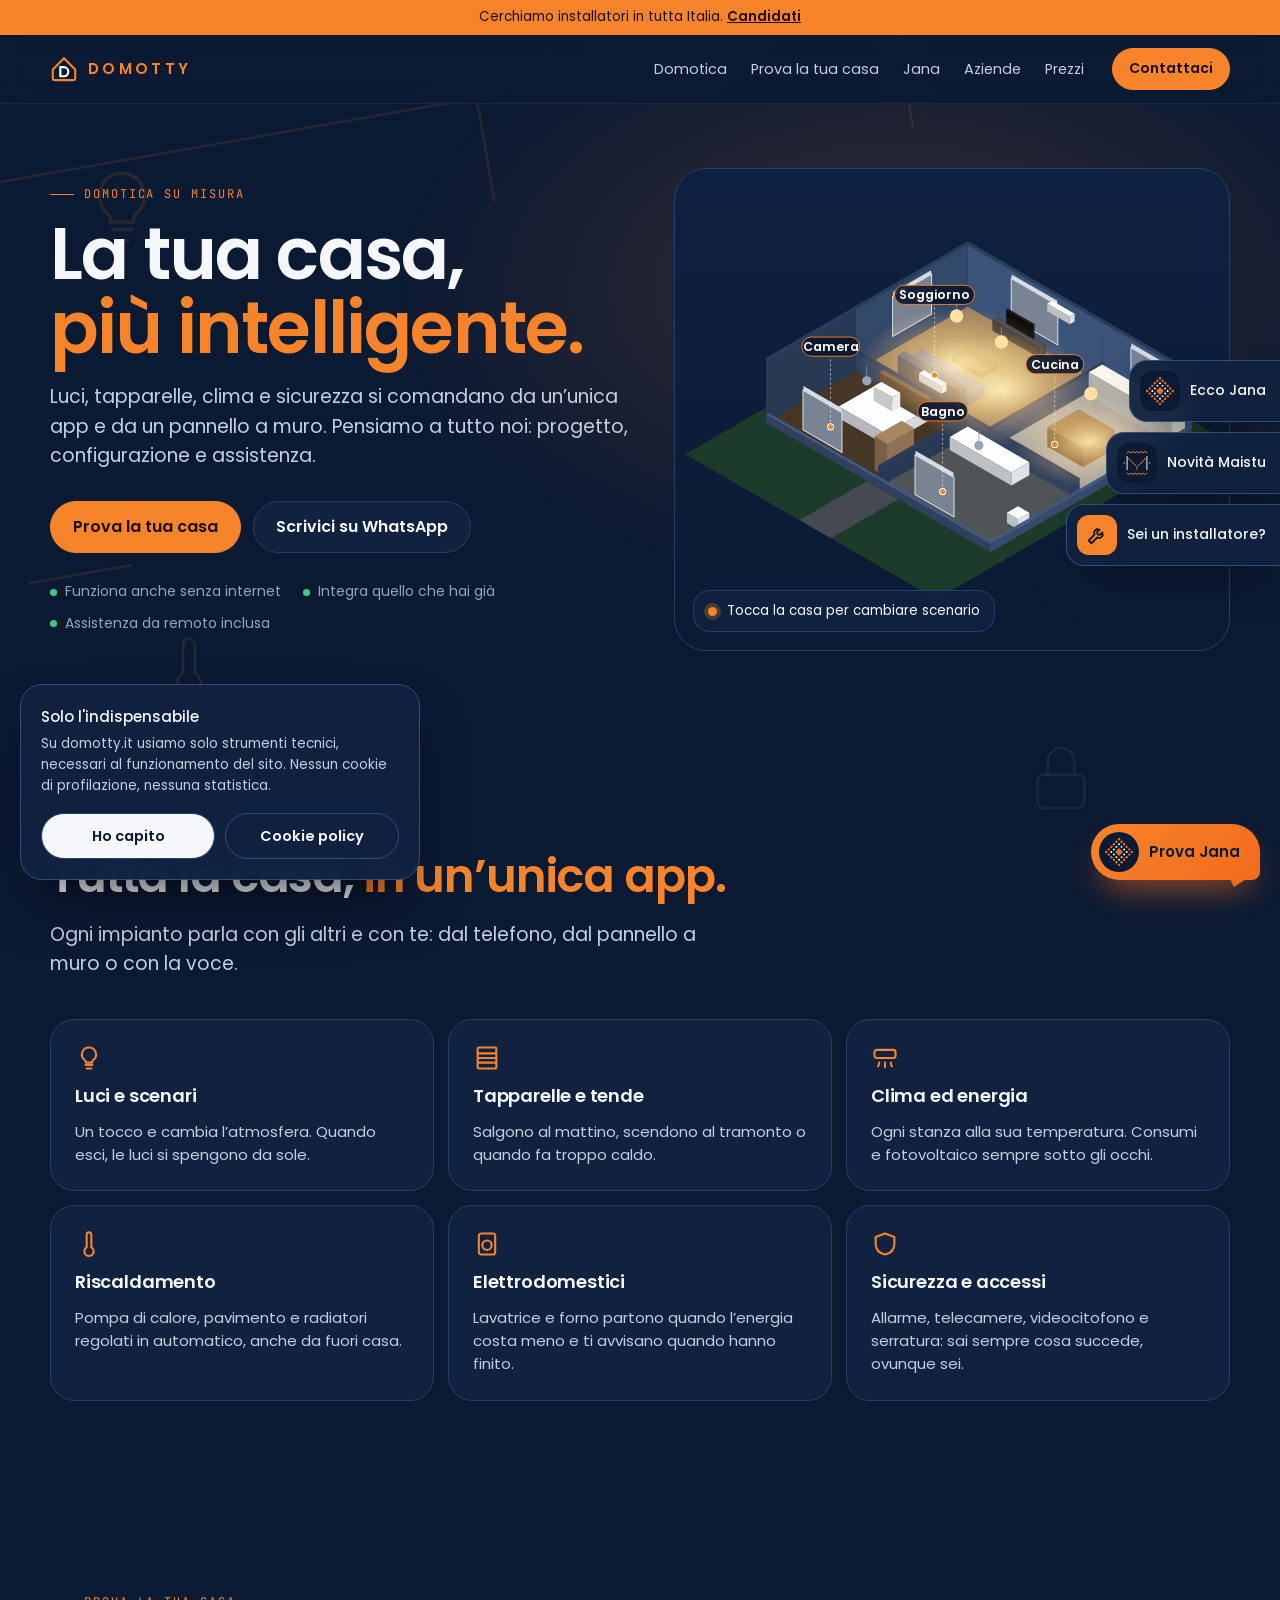
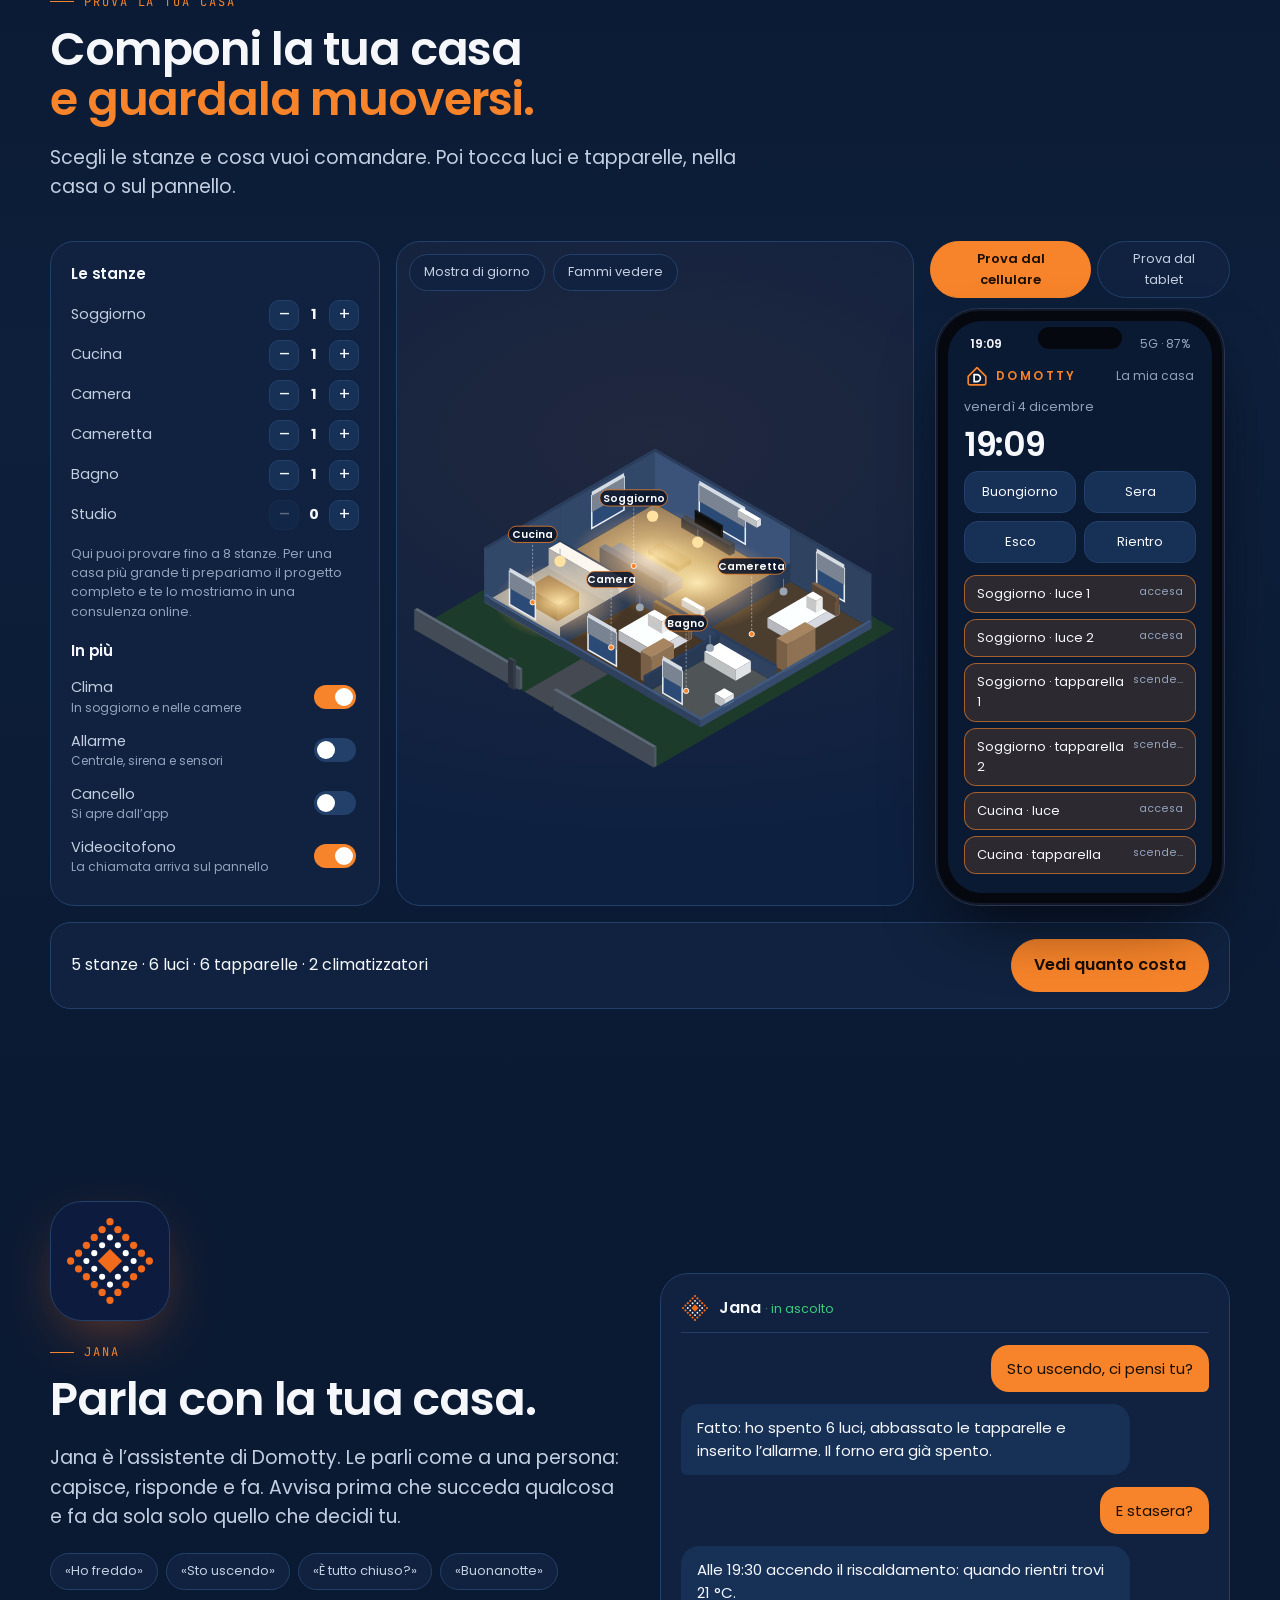
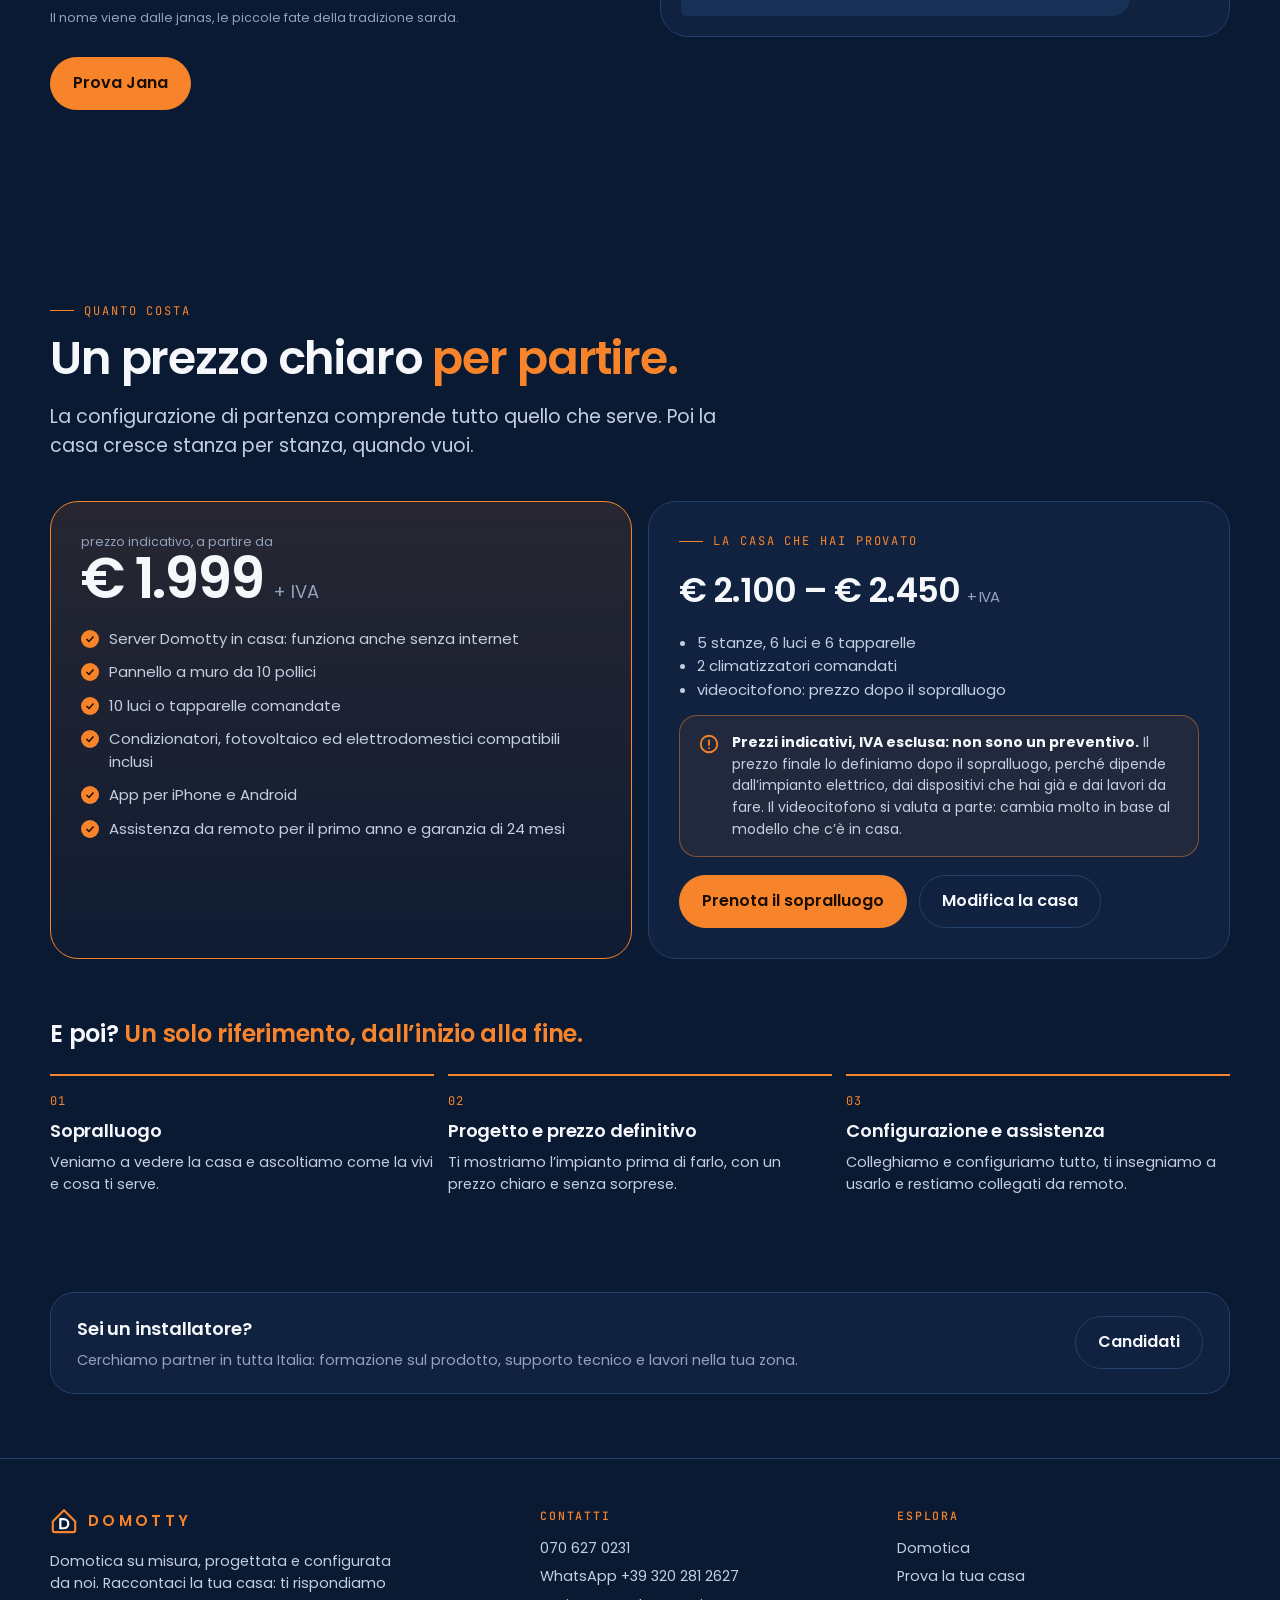
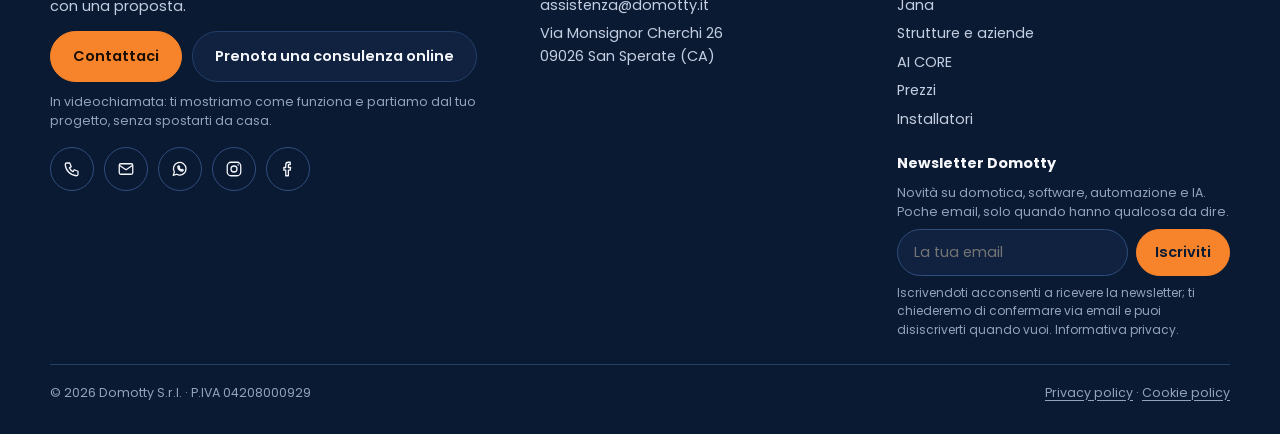
<file: index.html>
<!DOCTYPE html>
<html lang="it">
<head>
<meta charset="utf-8">
<meta name="viewport" content="width=device-width, initial-scale=1">
<title>Domotty — Domotica su misura, configurata da noi</title>
<meta name="description" content="Luci, tapparelle, clima e sicurezza in un’unica app e su un pannello a muro. Prova la tua casa, parla con Jana e scopri quanto costa. Domotty, San Sperate (CA).">
<link rel="canonical" href="https://domotty.it/">
<meta name="theme-color" content="#0B1A33">
<meta property="og:type" content="website">
<meta property="og:site_name" content="Domotty">
<meta property="og:title" content="Domotty — Domotica su misura, configurata da noi">
<meta property="og:description" content="Luci, tapparelle, clima e sicurezza in un’unica app e su un pannello a muro. Prova la tua casa, parla con Jana e scopri quanto costa. Domotty, San Sperate (CA).">
<meta property="og:url" content="https://domotty.it/">
<meta property="og:image" content="https://domotty.it/assets/img/og-image.png">
<meta property="og:locale" content="it_IT">
<link rel="icon" href="assets/img/favicon.svg" type="image/svg+xml">
<link rel="apple-touch-icon" href="assets/img/apple-touch-icon.png">
<link rel="preload" href="assets/fonts/poppins-latin-600-normal.woff2" as="font" type="font/woff2" crossorigin>
<link rel="stylesheet" href="assets/css/fonts.css?v=20261112a">
<link rel="stylesheet" href="assets/css/home.css?v=20261114a">
<script type="application/ld+json">{"@context":"https://schema.org","@type":"LocalBusiness","name":"Domotty S.r.l.","url":"https://domotty.it/","logo":"https://domotty.it/assets/img/apple-touch-icon.png","email":"assistenza@domotty.it","vatID":"IT04208000929","telephone":"+390706270231","sameAs":["https://www.instagram.com/domotty_italia","https://www.facebook.com/profile.php?id=61586414318326"],"description":"Domotica su misura per case e uffici, software in cloud, gestionali e intelligenza artificiale per le aziende.","address":{"@type":"PostalAddress","streetAddress":"Via Monsignor Cherchi 26","postalCode":"09026","addressLocality":"San Sperate","addressRegion":"CA","addressCountry":"IT"}}</script>
<style id="dmtBootCss">#dmtBoot{position:fixed;inset:0;z-index:9999;background:#0E1A3F;display:flex;align-items:center;justify-content:center;transition:opacity .45s ease,visibility .45s}#dmtBoot img{width:min(300px,70vw);height:auto;aspect-ratio:1}#dmtBoot.out{opacity:0;visibility:hidden}html.nosplash #dmtBoot{display:none}</style>
<script>try{if(sessionStorage.getItem('dmtBoot')||matchMedia('(prefers-reduced-motion: reduce)').matches)document.documentElement.classList.add('nosplash')}catch(e){}</script>
</head>
<body class="dm">
<div id="dmtBoot" aria-hidden="true"><img alt="" src="assets/boot/domotty-boot-intro.webp" width="320" height="320"></div>
<script>(function(){var d=document.documentElement,b=document.getElementById('dmtBoot');if(!b)return;if(d.classList.contains('nosplash')){b.remove();return}try{sessionStorage.setItem('dmtBoot','1')}catch(e){}var im=b.querySelector('img'),intro=false,load=false,t0=Date.now(),done=false;function end(){if(done)return;done=true;var lg=document.querySelector('.lanim');if(lg){lg.classList.add('draw');setTimeout(function(){lg.classList.remove('draw')},2600)}b.classList.add('out');setTimeout(function(){b.remove()},500)}function chk(){if(intro&&load)end()}var lp=new Image();lp.src='assets/boot/domotty-boot-loop.webp';function go(){setTimeout(function(){intro=true;if(!load)im.src=lp.src;chk()},2440)}if(im.complete)go();else{im.onload=go;im.onerror=end}if(document.readyState==='complete')load=true;else addEventListener('load',function(){load=true;chk()});setTimeout(end,7000);b.addEventListener('click',end)})();</script>
<div class="bgfx" aria-hidden="true">
  <svg class="plan" viewBox="0 0 1200 800">
    <g stroke="#F7842A">
      <path pathLength="100" style="--d: 0" d="M100 100 H1100 V700 H100 Z"></path>
      <path pathLength="100" style="--d: .15" d="M520 100 V420 M100 420 H720 M720 420 V700 M860 100 V320 H1100"></path>
      <path pathLength="100" style="--d: .3" d="M520 470 A50 50 0 0 1 570 420 M720 520 A50 50 0 0 0 770 470 M860 370 A50 50 0 0 1 910 320"></path>
    </g>
    <g stroke="#C3CEE0">
      <path pathLength="100" style="--d: .45" d="M170 170 H390 V320 H170 Z M170 210 H390"></path>
      <path pathLength="100" style="--d: .6" d="M180 520 H470 V610 H180 Z M180 545 H470"></path>
      <path pathLength="100" style="--d: .75" d="M900 520 a70 70 0 1 0 140 0 a70 70 0 1 0 -140 0"></path>
      <path pathLength="100" style="--d: .9" d="M740 130 H840 V300 M960 130 H1060"></path>
      <path pathLength="100" style="--d: 1.05" d="M100 60 H1100 M60 100 V700 M95 55 V65 M1105 55 V65"></path>
    </g>
    <circle class="lamp" style="--t: .12" cx="280" cy="265" r="40" fill="#F7842A" opacity=".5"></circle>
    <circle class="lamp" style="--t: .3" cx="325" cy="565" r="50" fill="#F7842A" opacity=".5"></circle>
    <circle class="lamp" style="--t: .5" cx="970" cy="520" r="45" fill="#F7842A" opacity=".5"></circle>
    <circle class="lamp" style="--t: .7" cx="980" cy="210" r="40" fill="#F7842A" opacity=".5"></circle>
    <circle class="lamp" style="--t: .85" cx="620" cy="260" r="40" fill="#F7842A" opacity=".5"></circle>
  </svg>
  <div class="fx" style="left: 6%; top: 18%; --sp: -900px; --rt: 30deg"><svg width="90" height="90" viewBox="0 0 24 24" fill="none" stroke="currentColor" stroke-width=".9"><path d="M9 18h6M10 21h4M12 3a6 6 0 0 0-4 10.5c.8.8 1 1.5 1 2.5h6c0-1 .2-1.7 1-2.5A6 6 0 0 0 12 3z"></path></svg></div>
  <div class="fx w" style="right: 7%; top: 30%; --sp: -1400px; --rt: -50deg"><svg width="120" height="120" viewBox="0 0 24 24" fill="none" stroke="currentColor" stroke-width=".7"><path class="wifi" d="M5 12.5a10 10 0 0 1 14 0"></path><path class="wifi" style="animation-delay: .4s" d="M8 15.5a6 6 0 0 1 8 0"></path><circle cx="12" cy="19" r="1"></circle><path class="wifi" style="animation-delay: .8s" d="M2 9.5a14 14 0 0 1 20 0"></path></svg></div>
  <div class="fx" style="left: 12%; top: 70%; --sp: -1800px; --rt: 60deg"><svg width="70" height="70" viewBox="0 0 24 24" fill="none" stroke="currentColor" stroke-width=".9"><path d="M14 14.8V5a2 2 0 0 0-4 0v9.8a4 4 0 1 0 4 0z"></path></svg></div>
  <div class="fx w" style="right: 14%; top: 82%; --sp: -2200px; --rt: -30deg"><svg width="80" height="80" viewBox="0 0 24 24" fill="none" stroke="currentColor" stroke-width=".8"><rect x="5" y="11" width="14" height="10" rx="2"></rect><path d="M8 11V7a4 4 0 0 1 8 0v4"></path></svg></div>
  <div class="fx" style="left: 46%; top: 108%; --sp: -2600px; --rt: 90deg"><svg width="100" height="100" viewBox="0 0 24 24" fill="none" stroke="currentColor" stroke-width=".7"><circle cx="12" cy="12" r="4"></circle><path d="M12 2v2M12 20v2M2 12h2M20 12h2M4.9 4.9l1.4 1.4M17.7 17.7l1.4 1.4M4.9 19.1l1.4-1.4M17.7 6.3l1.4-1.4"></path></svg></div>
  <div class="fx w" style="left: 30%; top: 130%; --sp: -3000px; --rt: -70deg"><svg width="84" height="84" viewBox="0 0 24 24" fill="none" stroke="currentColor" stroke-width=".8"><path d="M4 4h16v16H4zM4 9h16M4 14h16"></path></svg></div>
</div>


<div class="strip">Cerchiamo installatori in tutta Italia. <a href="installatori.html">Candidati</a></div>
<nav class="nav" aria-label="Menu principale"><div class="wrap">
  <a class="logo lanim" href="#top" aria-label="Domotty, torna su"><svg viewBox="190 85 260 260" aria-hidden="true"><path class="lh" pathLength="1" d="M320 319 H234 Q216 319 216 301 V219 L320 115 L424 219 V301 Q424 319 406 319 Z" fill="none" stroke="#F7842A" stroke-width="20" stroke-linejoin="round" stroke-linecap="round"/><path class="ld" d="M282 188 H318 A52 52 0 0 1 318 292 H282 Q276 292 276 286 V194 Q276 188 282 188 Z M296 208 H318 A32 32 0 0 1 318 272 H296 Z" fill="#FFFFFF" fill-rule="evenodd"/><path class="lsw" pathLength="1" d="M320 319 H234 Q216 319 216 301 V219 L320 115 L424 219 V301 Q424 319 406 319 Z" fill="none" stroke="#FFE3C9" stroke-width="20" stroke-linejoin="round" stroke-linecap="round"/></svg>DOMOTTY</a>
  <div class="menu"><a href="#domotica">Domotica</a><a href="#prova">Prova la tua casa</a><a href="#jana">Jana</a><a href="aziende.html">Aziende</a><a href="#prezzo">Prezzi</a></div>
  <button class="btn pri" type="button" data-open="Informazioni generali">Contattaci</button>
</div></nav>

<header class="hero" id="top"><div class="wrap">
  <div>
    <p class="eyebrow">Domotica su misura</p>
    <h1>La tua casa, <em>più intelligente.</em></h1>
    <p class="lead">Luci, tapparelle, clima e sicurezza si comandano da un’unica app e da un pannello a muro. Pensiamo a tutto noi: progetto, configurazione e assistenza.</p>
    <div class="cta"><a class="btn pri" href="#prova">Prova la tua casa</a><a class="btn" href="https://wa.me/393202812627" target="_blank" rel="noopener">Scrivici su WhatsApp</a></div>
    <div class="trust"><span>Funziona anche senza internet</span><span>Integra quello che hai già</span><span>Assistenza da remoto inclusa</span></div>
  </div>
  <div class="hero-art" id="heroArt" aria-label="Esempio di casa Domotty"><div class="hero-tag"><i></i><span id="heroTag">Scenario «Sera»: luci accese, tapparelle giù</span></div></div>
</div></header>

<section id="domotica"><div class="wrap">
  <div class="sec-h"><p class="eyebrow">Cosa fa</p><h2>Tutta la casa, <em>in un’unica app.</em></h2><p class="lead">Ogni impianto parla con gli altri e con te: dal telefono, dal pannello a muro o con la voce.</p></div>
  <div class="grid6">
    <div class="feat"><svg viewBox="0 0 24 24" fill="none" stroke="currentColor" stroke-width="1.8" stroke-linecap="round"><path d="M9 18h6M10 21h4M12 3a6 6 0 0 0-3.5 10.9c.6.5 1 1.2 1 2.1h5c0-.9.4-1.6 1-2.1A6 6 0 0 0 12 3z"/></svg><h3>Luci e scenari</h3><p>Un tocco e cambia l’atmosfera. Quando esci, le luci si spengono da sole.</p></div>
    <div class="feat"><svg viewBox="0 0 24 24" fill="none" stroke="currentColor" stroke-width="1.8"><rect x="4" y="3" width="16" height="18" rx="1"/><path d="M4 8h16M4 12h16M4 16h16"/></svg><h3>Tapparelle e tende</h3><p>Salgono al mattino, scendono al tramonto o quando fa troppo caldo.</p></div>
    <div class="feat"><svg viewBox="0 0 24 24" fill="none" stroke="currentColor" stroke-width="1.8" stroke-linecap="round"><rect x="3" y="5" width="18" height="7" rx="2"/><path d="M7 16c0 2-1 3-1 3M12 16v4M17 16c0 2 1 3 1 3"/></svg><h3>Clima ed energia</h3><p>Ogni stanza alla sua temperatura. Consumi e fotovoltaico sempre sotto gli occhi.</p></div>
    <div class="feat"><svg viewBox="0 0 24 24" fill="none" stroke="currentColor" stroke-width="1.8"><path d="M14 14.8V4a2 2 0 0 0-4 0v10.8a4 4 0 1 0 4 0z"/></svg><h3>Riscaldamento</h3><p>Pompa di calore, pavimento e radiatori regolati in automatico, anche da fuori casa.</p></div>
    <div class="feat"><svg viewBox="0 0 24 24" fill="none" stroke="currentColor" stroke-width="1.8"><rect x="5" y="3" width="14" height="18" rx="2"/><circle cx="12" cy="13" r="4"/><path d="M8 6h.01M11 6h.01"/></svg><h3>Elettrodomestici</h3><p>Lavatrice e forno partono quando l’energia costa meno e ti avvisano quando hanno finito.</p></div>
    <div class="feat"><svg viewBox="0 0 24 24" fill="none" stroke="currentColor" stroke-width="1.8" stroke-linejoin="round"><path d="M12 3l8 3v6c0 5-3.5 8-8 9-4.5-1-8-4-8-9V6z"/></svg><h3>Sicurezza e accessi</h3><p>Allarme, telecamere, videocitofono e serratura: sai sempre cosa succede, ovunque sei.</p></div>
  </div>
</div></section>

<section id="prova"><div class="wrap">
  <div class="sec-h"><p class="eyebrow">Prova la tua casa</p><h2>Componi la tua casa <em>e guardala muoversi.</em></h2><p class="lead">Scegli le stanze e cosa vuoi comandare. Poi tocca luci e tapparelle, nella casa o sul pannello.</p></div>
  <div class="cfg">
    <div class="panel" aria-label="Configura la casa">
      <h3>Le stanze</h3>
      <div id="stanze" style="display:flex;flex-direction:column;gap:10px"></div>
      <div class="note" id="lim">Qui puoi provare fino a 8 stanze. Per una casa più grande ti prepariamo il progetto completo e te lo mostriamo in una consulenza online.</div>
      <h3 style="margin-top:4px">In più</h3>
      <div id="extra" style="display:flex;flex-direction:column;gap:12px"></div>
    </div>
    <div class="stage">
      <div class="stage-bar"><button class="chip" type="button" id="bAmb">Mostra di giorno</button><button class="chip" type="button" id="bDemo">Fammi vedere</button></div>
      <div class="house" id="house"></div>
    </div>
    <div class="device phone" id="device" aria-label="App Domotty">
      <div class="dev-sw" role="group" aria-label="Dispositivo"><button type="button" data-dev="phone" aria-pressed="true">Prova dal cellulare</button><button type="button" data-dev="tablet" aria-pressed="false">Prova dal tablet</button></div>
      <div class="frame"><div class="screen">
        <div class="sbar"><span id="ora2"></span><i>5G · 87%</i></div>
        <div class="dhead"><span class="lg"><svg viewBox="190 85 260 260" aria-hidden="true"><path d="M320 319 H234 Q216 319 216 301 V219 L320 115 L424 219 V301 Q424 319 406 319 Z" fill="none" stroke="#F7842A" stroke-width="20" stroke-linejoin="round" stroke-linecap="round"/><path d="M282 188 H318 A52 52 0 0 1 318 292 H282 Q276 292 276 286 V194 Q276 188 282 188 Z M296 208 H318 A32 32 0 0 1 318 272 H296 Z" fill="#FFFFFF" fill-rule="evenodd"/></svg>DOMOTTY</span><span>La mia casa</span></div>
        <div class="dbody">
          <div class="dside"><div class="note" id="giorno"></div><div class="ora" id="ora"></div>
          <div class="sc"><button type="button" data-sc="giorno">Buongiorno</button><button type="button" data-sc="sera">Sera</button><button type="button" data-sc="esco">Esco</button><button type="button" data-sc="rientro">Rientro</button></div></div>
          <div class="tl" id="tl"></div>
        </div>
      </div></div>
    </div>
  </div>
  <div class="cfg-cta"><span id="riep" style="color:var(--t1)"></span><a class="btn pri" href="#prezzo">Vedi quanto costa</a></div>
</div></section>

<section id="jana"><div class="wrap two">
  <div>
    <div class="jorb"><svg class="jsym live" width="92" height="92" viewBox="24 24 152 152" aria-hidden="true"><circle class="jd jo" cx="35" cy="100" r="6" style="animation-delay:0.70s"/><circle class="jd jo" cx="48" cy="87" r="6" style="animation-delay:0.75s"/><circle class="jd jo" cx="48" cy="113" r="6" style="animation-delay:0.65s"/><circle class="jd jo" cx="61" cy="74" r="6" style="animation-delay:0.83s"/><circle class="jd jo" cx="61" cy="126" r="6" style="animation-delay:0.57s"/><circle class="jd jo" cx="74" cy="61" r="6" style="animation-delay:0.92s"/><circle class="jd jo" cx="74" cy="139" r="6" style="animation-delay:0.48s"/><circle class="jd jo" cx="87" cy="48" r="6" style="animation-delay:1.00s"/><circle class="jd jo" cx="87" cy="152" r="6" style="animation-delay:0.40s"/><circle class="jd jo" cx="100" cy="35" r="6" style="animation-delay:1.05s"/><circle class="jd jo" cx="100" cy="165" r="6" style="animation-delay:0.35s"/><circle class="jd jo" cx="113" cy="48" r="6" style="animation-delay:1.10s"/><circle class="jd jo" cx="113" cy="152" r="6" style="animation-delay:0.30s"/><circle class="jd jo" cx="126" cy="61" r="6" style="animation-delay:1.18s"/><circle class="jd jo" cx="126" cy="139" r="6" style="animation-delay:0.22s"/><circle class="jd jo" cx="139" cy="74" r="6" style="animation-delay:1.27s"/><circle class="jd jo" cx="139" cy="126" r="6" style="animation-delay:0.13s"/><circle class="jd jo" cx="152" cy="87" r="6" style="animation-delay:1.35s"/><circle class="jd jo" cx="152" cy="113" r="6" style="animation-delay:0.05s"/><circle class="jd jo" cx="165" cy="100" r="6" style="animation-delay:0.00s"/><circle class="jd ji" cx="61" cy="100" r="5" style="animation-delay:0.90s"/><circle class="jd ji" cx="74" cy="87" r="5" style="animation-delay:1.00s"/><circle class="jd ji" cx="74" cy="113" r="5" style="animation-delay:0.80s"/><circle class="jd ji" cx="87" cy="74" r="5" style="animation-delay:1.15s"/><circle class="jd ji" cx="87" cy="126" r="5" style="animation-delay:0.65s"/><circle class="jd ji" cx="100" cy="61" r="5" style="animation-delay:1.25s"/><circle class="jd ji" cx="100" cy="139" r="5" style="animation-delay:0.55s"/><circle class="jd ji" cx="113" cy="74" r="5" style="animation-delay:1.35s"/><circle class="jd ji" cx="113" cy="126" r="5" style="animation-delay:0.45s"/><circle class="jd ji" cx="126" cy="87" r="5" style="animation-delay:1.50s"/><circle class="jd ji" cx="126" cy="113" r="5" style="animation-delay:0.30s"/><circle class="jd ji" cx="139" cy="100" r="5" style="animation-delay:0.20s"/><path class="jc" d="M100 80 L120 100 L100 120 L80 100 Z"/></svg></div>
    <p class="eyebrow">Jana</p>
    <h2>Parla con la tua casa.</h2>
    <p class="lead">Jana è l’assistente di Domotty. Le parli come a una persona: capisce, risponde e fa. Avvisa prima che succeda qualcosa e fa da sola solo quello che decidi tu.</p>
    <div class="say"><button type="button" class="chip" data-jana-open="Ho freddo">«Ho freddo»</button><button type="button" class="chip" data-jana-open="Sto uscendo, ci pensi tu?">«Sto uscendo»</button><button type="button" class="chip" data-jana-open="È tutto chiuso?">«È tutto chiuso?»</button><button type="button" class="chip" data-jana-open="Buonanotte">«Buonanotte»</button></div>
    <p class="note" style="margin-top:18px">Il nome viene dalle janas, le piccole fate della tradizione sarda.</p>
    <div class="cta"><button class="btn pri" type="button" data-jana-open>Prova Jana</button></div>
  </div>
  <div class="chat" aria-label="Esempio di conversazione con Jana">
    <div class="chat-h"><svg class="jsym live" width="28" height="28" viewBox="24 24 152 152" aria-hidden="true"><circle class="jd jo" cx="35" cy="100" r="6" style="animation-delay:0.70s"/><circle class="jd jo" cx="48" cy="87" r="6" style="animation-delay:0.75s"/><circle class="jd jo" cx="48" cy="113" r="6" style="animation-delay:0.65s"/><circle class="jd jo" cx="61" cy="74" r="6" style="animation-delay:0.83s"/><circle class="jd jo" cx="61" cy="126" r="6" style="animation-delay:0.57s"/><circle class="jd jo" cx="74" cy="61" r="6" style="animation-delay:0.92s"/><circle class="jd jo" cx="74" cy="139" r="6" style="animation-delay:0.48s"/><circle class="jd jo" cx="87" cy="48" r="6" style="animation-delay:1.00s"/><circle class="jd jo" cx="87" cy="152" r="6" style="animation-delay:0.40s"/><circle class="jd jo" cx="100" cy="35" r="6" style="animation-delay:1.05s"/><circle class="jd jo" cx="100" cy="165" r="6" style="animation-delay:0.35s"/><circle class="jd jo" cx="113" cy="48" r="6" style="animation-delay:1.10s"/><circle class="jd jo" cx="113" cy="152" r="6" style="animation-delay:0.30s"/><circle class="jd jo" cx="126" cy="61" r="6" style="animation-delay:1.18s"/><circle class="jd jo" cx="126" cy="139" r="6" style="animation-delay:0.22s"/><circle class="jd jo" cx="139" cy="74" r="6" style="animation-delay:1.27s"/><circle class="jd jo" cx="139" cy="126" r="6" style="animation-delay:0.13s"/><circle class="jd jo" cx="152" cy="87" r="6" style="animation-delay:1.35s"/><circle class="jd jo" cx="152" cy="113" r="6" style="animation-delay:0.05s"/><circle class="jd jo" cx="165" cy="100" r="6" style="animation-delay:0.00s"/><circle class="jd ji" cx="61" cy="100" r="5" style="animation-delay:0.90s"/><circle class="jd ji" cx="74" cy="87" r="5" style="animation-delay:1.00s"/><circle class="jd ji" cx="74" cy="113" r="5" style="animation-delay:0.80s"/><circle class="jd ji" cx="87" cy="74" r="5" style="animation-delay:1.15s"/><circle class="jd ji" cx="87" cy="126" r="5" style="animation-delay:0.65s"/><circle class="jd ji" cx="100" cy="61" r="5" style="animation-delay:1.25s"/><circle class="jd ji" cx="100" cy="139" r="5" style="animation-delay:0.55s"/><circle class="jd ji" cx="113" cy="74" r="5" style="animation-delay:1.35s"/><circle class="jd ji" cx="113" cy="126" r="5" style="animation-delay:0.45s"/><circle class="jd ji" cx="126" cy="87" r="5" style="animation-delay:1.50s"/><circle class="jd ji" cx="126" cy="113" r="5" style="animation-delay:0.30s"/><circle class="jd ji" cx="139" cy="100" r="5" style="animation-delay:0.20s"/><path class="jc" d="M100 80 L120 100 L100 120 L80 100 Z"/></svg><span>Jana <small>· in ascolto</small></span></div>
    <div class="msg me">Sto uscendo, ci pensi tu?</div>
    <div class="msg ja">Fatto: ho spento 6 luci, abbassato le tapparelle e inserito l’allarme. Il forno era già spento.</div>
    <div class="msg me">E stasera?</div>
    <div class="msg ja">Alle 19:30 accendo il riscaldamento: quando rientri trovi 21 °C.</div>
  </div>
</div></section>

<section id="prezzo"><div class="wrap">
  <div class="sec-h"><p class="eyebrow">Quanto costa</p><h2>Un prezzo chiaro <em>per partire.</em></h2><p class="lead">La configurazione di partenza comprende tutto quello che serve. Poi la casa cresce stanza per stanza, quando vuoi.</p></div>
  <div class="price">
    <div class="pcard">
      <div class="note">prezzo indicativo, a partire da</div>
      <div class="n">€ 1.999 <small>+ IVA</small></div>
      <ul>
        <li>Server Domotty in casa: funziona anche senza internet</li>
        <li>Pannello a muro da 10 pollici</li>
        <li>10 luci o tapparelle comandate</li>
        <li>Condizionatori, fotovoltaico ed elettrodomestici compatibili inclusi</li>
        <li>App per iPhone e Android</li>
        <li>Assistenza da remoto per il primo anno e garanzia di 24 mesi</li>
      </ul>
    </div>
    <div class="mine">
      <p class="eyebrow" style="margin:0">La casa che hai provato</p>
      <div class="n" id="stima"></div>
      <ul id="stimaLista"></ul>
      <div class="disc"><svg viewBox="0 0 24 24" fill="none" stroke="currentColor" stroke-width="2" stroke-linecap="round"><circle cx="12" cy="12" r="9"/><path d="M12 8v5M12 16.5h.01"/></svg><span><b>Prezzi indicativi, IVA esclusa: non sono un preventivo.</b> Il prezzo finale lo definiamo dopo il sopralluogo, perché dipende dall’impianto elettrico, dai dispositivi che hai già e dai lavori da fare. Il videocitofono si valuta a parte: cambia molto in base al modello che c’è in casa.</span></div>
      <div class="cta" style="margin-top:4px"><a class="btn pri" id="bWa" href="https://wa.me/393202812627" target="_blank" rel="noopener">Prenota il sopralluogo</a><a class="btn" href="#prova">Modifica la casa</a></div>
    </div>
  </div>
  <div id="metodo" style="margin-top:56px">
    <h3 style="font-size:24px;margin-bottom:22px">E poi? <em style="font-style:normal;color:var(--or)">Un solo riferimento, dall’inizio alla fine.</em></h3>
    <div class="steps steps3">
      <div class="step"><h3>Sopralluogo</h3><p>Veniamo a vedere la casa e ascoltiamo come la vivi e cosa ti serve.</p></div>
      <div class="step"><h3>Progetto e prezzo definitivo</h3><p>Ti mostriamo l’impianto prima di farlo, con un prezzo chiaro e senza sorprese.</p></div>
      <div class="step"><h3>Configurazione e assistenza</h3><p>Colleghiamo e configuriamo tutto, ti insegniamo a usarlo e restiamo collegati da remoto.</p></div>
    </div>
  </div>
</div></section>

<section id="installatori" style="padding:0 0 64px"><div class="wrap">
  <div class="inst"><div><h3>Sei un installatore?</h3><p class="note" style="margin:6px 0 0;font-size:14.5px">Cerchiamo partner in tutta Italia: formazione sul prodotto, supporto tecnico e lavori nella tua zona.</p></div><a class="btn" href="https://domotty.it/#installatori">Candidati</a></div>
</div></section>

<footer id="contatti"><div class="wrap">
  <div><a class="logo" href="#top"><svg viewBox="190 85 260 260" aria-hidden="true"><path d="M320 319 H234 Q216 319 216 301 V219 L320 115 L424 219 V301 Q424 319 406 319 Z" fill="none" stroke="#F7842A" stroke-width="20" stroke-linejoin="round" stroke-linecap="round"/><path d="M282 188 H318 A52 52 0 0 1 318 292 H282 Q276 292 276 286 V194 Q276 188 282 188 Z M296 208 H318 A32 32 0 0 1 318 272 H296 Z" fill="#FFFFFF" fill-rule="evenodd"/></svg>DOMOTTY</a><p style="max-width:40ch">Domotica su misura, progettata e configurata da noi. Raccontaci la tua casa: ti rispondiamo con una proposta.</p><span style="display:flex;gap:10px;flex-wrap:wrap"><button class="btn pri" type="button" data-open="Informazioni generali">Contattaci</button><button class="btn" type="button" data-open="Consulenza online">Prenota una consulenza online</button></span><p class="note" style="margin:10px 0 0">In videochiamata: ti mostriamo come funziona e partiamo dal tuo progetto, senza spostarti da casa.</p>
<div class="socials">
          <a href="tel:+390706270231" aria-label="Chiamaci"><svg width="18" height="18" viewBox="0 0 24 24" fill="none" stroke="currentColor" stroke-width="1.7" stroke-linecap="round" stroke-linejoin="round" aria-hidden="true"><path d="M5 4h4l2 5-2.5 1.5a11 11 0 0 0 5 5L15 13l5 2v4a2 2 0 0 1-2 2A16 16 0 0 1 3 6a2 2 0 0 1 2-2z"></path></svg></a>
          <a href="mailto:assistenza@domotty.it" aria-label="Scrivici una email"><svg width="18" height="18" viewBox="0 0 24 24" fill="none" stroke="currentColor" stroke-width="1.7" aria-hidden="true"><rect x="3" y="5" width="18" height="14" rx="2"></rect><path d="M3 7l9 6 9-6"></path></svg></a>
          <a href="https://wa.me/393202812627" target="_blank" rel="noopener" aria-label="Scrivici su WhatsApp"><svg width="18" height="18" viewBox="0 0 24 24" fill="none" stroke="currentColor" stroke-width="1.7" stroke-linecap="round" stroke-linejoin="round" aria-hidden="true"><path d="M20 11.6A8.4 8.4 0 0 1 7.6 19L3 20.5l1.5-4.4A8.4 8.4 0 1 1 20 11.6z"></path><path d="M9 8.6c0 3.4 2.9 6.3 6.3 6.3l1.1-1.4-1.9-1-0.9.8a4.4 4.4 0 0 1-2.9-2.9l.8-.9-1-1.9z"></path></svg></a>
          <a href="https://www.instagram.com/domotty_italia" target="_blank" rel="noopener" aria-label="Domotty su Instagram"><svg width="18" height="18" viewBox="0 0 24 24" fill="none" stroke="currentColor" stroke-width="1.7" aria-hidden="true"><rect x="3" y="3" width="18" height="18" rx="5"></rect><circle cx="12" cy="12" r="4"></circle><circle cx="17.5" cy="6.5" r="1" fill="currentColor" stroke="none"></circle></svg></a>
          <a href="https://www.facebook.com/profile.php?id=61586414318326" target="_blank" rel="noopener" aria-label="Domotty su Facebook"><svg width="18" height="18" viewBox="0 0 24 24" fill="none" stroke="currentColor" stroke-width="1.7" stroke-linecap="round" stroke-linejoin="round" aria-hidden="true"><path d="M15 3h-2.5A3.5 3.5 0 0 0 9 6.5V10H6.5v3.5H9V21h3.5v-7.5H15l.5-3.5h-3V7a1 1 0 0 1 1-1H15z"></path></svg></a>
        </div></div>
  <div><h4>Contatti</h4><ul><li><a href="tel:+390706270231">070 627 0231</a></li><li><a href="https://wa.me/393202812627" target="_blank" rel="noopener">WhatsApp +39 320 281 2627</a></li><li><a href="mailto:assistenza@domotty.it">assistenza@domotty.it</a></li><li>Via Monsignor Cherchi 26<br>09026 San Sperate (CA)</li></ul></div>
  <div><h4>Esplora</h4><ul><li><a href="#domotica">Domotica</a></li><li><a href="#prova">Prova la tua casa</a></li><li><a href="#jana">Jana</a></li><li><a href="aziende.html">Strutture e aziende</a></li><li><a href="aziende.html#aicore">AI CORE</a></li><li><a href="#prezzo">Prezzi</a></li><li><a href="installatori.html">Installatori</a></li></ul><div class="nl-box"><b style="color:var(--t1)">Newsletter Domotty</b><span class="note">Novità su domotica, software, automazione e IA. Poche email, solo quando hanno qualcosa da dire.</span><form class="nl-row js-nl" data-msg="nl-msg" novalidate><label for="nl-email" class="sr">La tua email</label><input id="nl-email" name="email" type="email" placeholder="La tua email" autocomplete="email" required><input class="hp" type="text" name="website" tabindex="-1" autocomplete="off" aria-hidden="true"><button class="btn btn-or" type="submit">Iscriviti</button></form><p class="nl-msg" id="nl-msg" role="status" aria-live="polite"></p><span class="note" style="font-size:12px">Iscrivendoti acconsenti a ricevere la newsletter; ti chiederemo di confermare via email e puoi disiscriverti quando vuoi. <a href="privacy.html">Informativa privacy</a>.</span></div></div>
  <div class="legal"><span>© 2026 Domotty S.r.l. · P.IVA 04208000929</span><span><a href="privacy.html">Privacy policy</a> · <a href="cookie.html">Cookie policy</a></span></div>
</div></footer>
<div class="tabs" id="tabs" aria-label="Novità">
  <div class="tab tab-j">
    <button class="tab-h" type="button" aria-expanded="false" aria-controls="tab-j-b"><span class="tab-ic"><svg class="jsym " width="30" height="30" viewBox="24 24 152 152" aria-hidden="true"><circle class="jd jo" cx="35" cy="100" r="6" style="animation-delay:0.70s"/><circle class="jd jo" cx="48" cy="87" r="6" style="animation-delay:0.75s"/><circle class="jd jo" cx="48" cy="113" r="6" style="animation-delay:0.65s"/><circle class="jd jo" cx="61" cy="74" r="6" style="animation-delay:0.83s"/><circle class="jd jo" cx="61" cy="126" r="6" style="animation-delay:0.57s"/><circle class="jd jo" cx="74" cy="61" r="6" style="animation-delay:0.92s"/><circle class="jd jo" cx="74" cy="139" r="6" style="animation-delay:0.48s"/><circle class="jd jo" cx="87" cy="48" r="6" style="animation-delay:1.00s"/><circle class="jd jo" cx="87" cy="152" r="6" style="animation-delay:0.40s"/><circle class="jd jo" cx="100" cy="35" r="6" style="animation-delay:1.05s"/><circle class="jd jo" cx="100" cy="165" r="6" style="animation-delay:0.35s"/><circle class="jd jo" cx="113" cy="48" r="6" style="animation-delay:1.10s"/><circle class="jd jo" cx="113" cy="152" r="6" style="animation-delay:0.30s"/><circle class="jd jo" cx="126" cy="61" r="6" style="animation-delay:1.18s"/><circle class="jd jo" cx="126" cy="139" r="6" style="animation-delay:0.22s"/><circle class="jd jo" cx="139" cy="74" r="6" style="animation-delay:1.27s"/><circle class="jd jo" cx="139" cy="126" r="6" style="animation-delay:0.13s"/><circle class="jd jo" cx="152" cy="87" r="6" style="animation-delay:1.35s"/><circle class="jd jo" cx="152" cy="113" r="6" style="animation-delay:0.05s"/><circle class="jd jo" cx="165" cy="100" r="6" style="animation-delay:0.00s"/><circle class="jd ji" cx="61" cy="100" r="5" style="animation-delay:0.90s"/><circle class="jd ji" cx="74" cy="87" r="5" style="animation-delay:1.00s"/><circle class="jd ji" cx="74" cy="113" r="5" style="animation-delay:0.80s"/><circle class="jd ji" cx="87" cy="74" r="5" style="animation-delay:1.15s"/><circle class="jd ji" cx="87" cy="126" r="5" style="animation-delay:0.65s"/><circle class="jd ji" cx="100" cy="61" r="5" style="animation-delay:1.25s"/><circle class="jd ji" cx="100" cy="139" r="5" style="animation-delay:0.55s"/><circle class="jd ji" cx="113" cy="74" r="5" style="animation-delay:1.35s"/><circle class="jd ji" cx="113" cy="126" r="5" style="animation-delay:0.45s"/><circle class="jd ji" cx="126" cy="87" r="5" style="animation-delay:1.50s"/><circle class="jd ji" cx="126" cy="113" r="5" style="animation-delay:0.30s"/><circle class="jd ji" cx="139" cy="100" r="5" style="animation-delay:0.20s"/><path class="jc" d="M100 80 L120 100 L100 120 L80 100 Z"/></svg></span><span class="tab-s">Ecco Jana</span></button>
    <div class="tab-b" id="tab-j-b"><p><b>Jana è arrivata.</b> L'assistente personale di Domotty, dentro la tua domotica: le parli e lei risponde.</p><button class="tab-go" type="button" data-jana-open>Provala ora<svg width="14" height="14" viewBox="0 0 24 24" fill="none" stroke="currentColor" stroke-width="2" aria-hidden="true"><path d="M5 12h14M13 6l6 6-6 6"></path></svg></button></div>
  </div>
  <div class="tab tab-m">
    <button class="tab-h" type="button" aria-expanded="false" aria-controls="tab-m-b"><span class="tab-ic"><svg width="34" height="34" viewBox="0 0 200 200" aria-hidden="true" style="display:block;overflow:visible"><rect x="12.0" y="12.0" width="176.0" height="176.0" rx="15.87" fill="#132849"/><polyline points="41.88,40.67 53.51,32.26 65.13,40.67 76.75,32.26 88.38,40.67 100.00,32.26 111.62,40.67 123.25,32.26 134.87,40.67 146.49,32.26 158.12,40.67" stroke="#F7842A" stroke-width="5.20" fill="none" stroke-linejoin="round" stroke-linecap="round"/><polyline points="41.88,159.33 53.51,167.74 65.13,159.33 76.75,167.74 88.38,159.33 100.00,167.74 111.62,159.33 123.25,167.74 134.87,159.33 146.49,167.74 158.12,159.33" stroke="#F7842A" stroke-width="5.20" fill="none" stroke-linejoin="round" stroke-linecap="round"/><rect x="37.68" y="60.92" width="8.41" height="8.41" rx="1.99" fill="#F5F7FB"/><rect x="37.68" y="72.55" width="8.41" height="8.41" rx="1.99" fill="#F5F7FB"/><rect x="37.68" y="84.17" width="8.41" height="8.41" rx="1.99" fill="#F5F7FB"/><rect x="37.68" y="95.79" width="8.41" height="8.41" rx="1.99" fill="#F5F7FB"/><rect x="37.68" y="107.42" width="8.41" height="8.41" rx="1.99" fill="#F5F7FB"/><rect x="37.68" y="119.04" width="8.41" height="8.41" rx="1.99" fill="#F5F7FB"/><rect x="37.68" y="130.66" width="8.41" height="8.41" rx="1.99" fill="#F5F7FB"/><rect x="153.91" y="60.92" width="8.41" height="8.41" rx="1.99" fill="#F5F7FB"/><rect x="153.91" y="72.55" width="8.41" height="8.41" rx="1.99" fill="#F5F7FB"/><rect x="153.91" y="84.17" width="8.41" height="8.41" rx="1.99" fill="#F5F7FB"/><rect x="153.91" y="95.79" width="8.41" height="8.41" rx="1.99" fill="#F5F7FB"/><rect x="153.91" y="107.42" width="8.41" height="8.41" rx="1.99" fill="#F5F7FB"/><rect x="153.91" y="119.04" width="8.41" height="8.41" rx="1.99" fill="#F5F7FB"/><rect x="153.91" y="130.66" width="8.41" height="8.41" rx="1.99" fill="#F5F7FB"/><rect x="49.3" y="72.55" width="8.41" height="8.41" rx="1.99" fill="#F7842A"/><rect x="142.29" y="72.55" width="8.41" height="8.41" rx="1.99" fill="#F7842A"/><rect x="60.92" y="84.17" width="8.41" height="8.41" rx="1.99" fill="#F7842A"/><rect x="130.66" y="84.17" width="8.41" height="8.41" rx="1.99" fill="#F7842A"/><rect x="72.55" y="95.79" width="8.41" height="8.41" rx="1.99" fill="#F7842A"/><rect x="119.04" y="95.79" width="8.41" height="8.41" rx="1.99" fill="#F7842A"/><rect x="84.17" y="107.42" width="8.41" height="8.41" rx="1.99" fill="#F7842A"/><rect x="107.42" y="107.42" width="8.41" height="8.41" rx="1.99" fill="#F7842A"/><rect x="95.79" y="119.04" width="8.41" height="8.41" rx="1.99" fill="#F7842A"/><path d="M100 131.25 L103.43 136.80 L100 142.35 L96.57 136.80 Z" fill="none" stroke="#F7842A" stroke-width="3.22" stroke-linejoin="round"/><path d="M19.62 100 L24.84 94.79 L30.05 100 L24.84 105.21 Z M169.95 100 L175.16 94.79 L180.38 100 L175.16 105.21 Z" fill="#F5F7FB" fill-opacity="0.618"/></svg></span><span class="tab-s">Novità Maistu</span></button>
    <div class="tab-b" id="tab-m-b"><p><b>Maistu è online.</b> Il nostro gestionale su misura per le aziende ha un sito tutto suo.</p><a class="tab-go" href="https://maistu.it" target="_blank" rel="noopener">Vai su maistu.it<svg width="14" height="14" viewBox="0 0 24 24" fill="none" stroke="currentColor" stroke-width="2" aria-hidden="true"><path d="M7 17L17 7M9 7h8v8"></path></svg></a></div>
  </div>
  <div class="tab tab-i">
    <button class="tab-h" type="button" aria-expanded="false" aria-controls="tab-i-b"><span class="tab-ic tab-ic-i"><svg width="22" height="22" viewBox="0 0 24 24" fill="none" stroke="#0B1A33" stroke-width="2" stroke-linecap="round" stroke-linejoin="round" aria-hidden="true"><path d="M14.7 6.3a4 4 0 0 0-5.4 5.4L3 18l3 3 6.3-6.3a4 4 0 0 0 5.4-5.4l-2.6 2.6-2.4-.6-.6-2.4z"></path></svg></span><span class="tab-s">Sei un installatore?</span></button>
    <div class="tab-b" id="tab-i-b"><p><b>Cerchiamo installatori.</b> Installa la domotica Domotty nella tua zona: formazione, richieste dal sito e supporto tecnico.</p><a class="tab-go" href="installatori.html">Candidati<svg width="14" height="14" viewBox="0 0 24 24" fill="none" stroke="currentColor" stroke-width="2" aria-hidden="true"><path d="M7 17L17 7M9 7h8v8"></path></svg></a></div>
  </div>
</div>

<button class="jfab in" id="jfab" type="button" data-jana-open aria-label="Prova Jana, l'assistente di Domotty"><span class="jfab-ic"><svg class="jsym " width="30" height="30" viewBox="24 24 152 152" aria-hidden="true"><circle class="jd jo" cx="35" cy="100" r="6" style="animation-delay:0.70s"/><circle class="jd jo" cx="48" cy="87" r="6" style="animation-delay:0.75s"/><circle class="jd jo" cx="48" cy="113" r="6" style="animation-delay:0.65s"/><circle class="jd jo" cx="61" cy="74" r="6" style="animation-delay:0.83s"/><circle class="jd jo" cx="61" cy="126" r="6" style="animation-delay:0.57s"/><circle class="jd jo" cx="74" cy="61" r="6" style="animation-delay:0.92s"/><circle class="jd jo" cx="74" cy="139" r="6" style="animation-delay:0.48s"/><circle class="jd jo" cx="87" cy="48" r="6" style="animation-delay:1.00s"/><circle class="jd jo" cx="87" cy="152" r="6" style="animation-delay:0.40s"/><circle class="jd jo" cx="100" cy="35" r="6" style="animation-delay:1.05s"/><circle class="jd jo" cx="100" cy="165" r="6" style="animation-delay:0.35s"/><circle class="jd jo" cx="113" cy="48" r="6" style="animation-delay:1.10s"/><circle class="jd jo" cx="113" cy="152" r="6" style="animation-delay:0.30s"/><circle class="jd jo" cx="126" cy="61" r="6" style="animation-delay:1.18s"/><circle class="jd jo" cx="126" cy="139" r="6" style="animation-delay:0.22s"/><circle class="jd jo" cx="139" cy="74" r="6" style="animation-delay:1.27s"/><circle class="jd jo" cx="139" cy="126" r="6" style="animation-delay:0.13s"/><circle class="jd jo" cx="152" cy="87" r="6" style="animation-delay:1.35s"/><circle class="jd jo" cx="152" cy="113" r="6" style="animation-delay:0.05s"/><circle class="jd jo" cx="165" cy="100" r="6" style="animation-delay:0.00s"/><circle class="jd ji" cx="61" cy="100" r="5" style="animation-delay:0.90s"/><circle class="jd ji" cx="74" cy="87" r="5" style="animation-delay:1.00s"/><circle class="jd ji" cx="74" cy="113" r="5" style="animation-delay:0.80s"/><circle class="jd ji" cx="87" cy="74" r="5" style="animation-delay:1.15s"/><circle class="jd ji" cx="87" cy="126" r="5" style="animation-delay:0.65s"/><circle class="jd ji" cx="100" cy="61" r="5" style="animation-delay:1.25s"/><circle class="jd ji" cx="100" cy="139" r="5" style="animation-delay:0.55s"/><circle class="jd ji" cx="113" cy="74" r="5" style="animation-delay:1.35s"/><circle class="jd ji" cx="113" cy="126" r="5" style="animation-delay:0.45s"/><circle class="jd ji" cx="126" cy="87" r="5" style="animation-delay:1.50s"/><circle class="jd ji" cx="126" cy="113" r="5" style="animation-delay:0.30s"/><circle class="jd ji" cx="139" cy="100" r="5" style="animation-delay:0.20s"/><path class="jc" d="M100 80 L120 100 L100 120 L80 100 Z"/></svg></span><span class="jfab-t">Prova Jana</span></button>
<div class="jdemo" id="jdemo" role="dialog" aria-modal="true" aria-labelledby="jd-title" hidden>
  <div class="jd-top">
    <div class="jd-id"><svg class="jsym live" width="40" height="40" viewBox="24 24 152 152" aria-hidden="true"><circle class="jd jo" cx="35" cy="100" r="6" style="animation-delay:0.70s"/><circle class="jd jo" cx="48" cy="87" r="6" style="animation-delay:0.75s"/><circle class="jd jo" cx="48" cy="113" r="6" style="animation-delay:0.65s"/><circle class="jd jo" cx="61" cy="74" r="6" style="animation-delay:0.83s"/><circle class="jd jo" cx="61" cy="126" r="6" style="animation-delay:0.57s"/><circle class="jd jo" cx="74" cy="61" r="6" style="animation-delay:0.92s"/><circle class="jd jo" cx="74" cy="139" r="6" style="animation-delay:0.48s"/><circle class="jd jo" cx="87" cy="48" r="6" style="animation-delay:1.00s"/><circle class="jd jo" cx="87" cy="152" r="6" style="animation-delay:0.40s"/><circle class="jd jo" cx="100" cy="35" r="6" style="animation-delay:1.05s"/><circle class="jd jo" cx="100" cy="165" r="6" style="animation-delay:0.35s"/><circle class="jd jo" cx="113" cy="48" r="6" style="animation-delay:1.10s"/><circle class="jd jo" cx="113" cy="152" r="6" style="animation-delay:0.30s"/><circle class="jd jo" cx="126" cy="61" r="6" style="animation-delay:1.18s"/><circle class="jd jo" cx="126" cy="139" r="6" style="animation-delay:0.22s"/><circle class="jd jo" cx="139" cy="74" r="6" style="animation-delay:1.27s"/><circle class="jd jo" cx="139" cy="126" r="6" style="animation-delay:0.13s"/><circle class="jd jo" cx="152" cy="87" r="6" style="animation-delay:1.35s"/><circle class="jd jo" cx="152" cy="113" r="6" style="animation-delay:0.05s"/><circle class="jd jo" cx="165" cy="100" r="6" style="animation-delay:0.00s"/><circle class="jd ji" cx="61" cy="100" r="5" style="animation-delay:0.90s"/><circle class="jd ji" cx="74" cy="87" r="5" style="animation-delay:1.00s"/><circle class="jd ji" cx="74" cy="113" r="5" style="animation-delay:0.80s"/><circle class="jd ji" cx="87" cy="74" r="5" style="animation-delay:1.15s"/><circle class="jd ji" cx="87" cy="126" r="5" style="animation-delay:0.65s"/><circle class="jd ji" cx="100" cy="61" r="5" style="animation-delay:1.25s"/><circle class="jd ji" cx="100" cy="139" r="5" style="animation-delay:0.55s"/><circle class="jd ji" cx="113" cy="74" r="5" style="animation-delay:1.35s"/><circle class="jd ji" cx="113" cy="126" r="5" style="animation-delay:0.45s"/><circle class="jd ji" cx="126" cy="87" r="5" style="animation-delay:1.50s"/><circle class="jd ji" cx="126" cy="113" r="5" style="animation-delay:0.30s"/><circle class="jd ji" cx="139" cy="100" r="5" style="animation-delay:0.20s"/><path class="jc" d="M100 80 L120 100 L100 120 L80 100 Z"/></svg><div><b id="jd-title">Jana</b><span>Prova dal vivo · casa dimostrativa</span></div></div>
    <button class="jd-x" type="button" data-jd-close aria-label="Chiudi la prova di Jana"><svg width="18" height="18" viewBox="0 0 24 24" fill="none" stroke="currentColor" stroke-width="2" stroke-linecap="round" aria-hidden="true"><path d="M6 6l12 12M18 6L6 18"></path></svg></button>
  </div>
  <div class="jd-body">
    <div class="jd-home">
      <div class="jd-house" id="jd-house" aria-hidden="true"></div>
      <div class="jd-hud" id="jd-hud" aria-live="polite"></div>
      <div class="jd-rooms" id="jd-rooms" aria-label="Luci della casa di prova"></div>
    </div>
    <div class="jd-chat">
      <div class="jd-log" id="jd-log" aria-live="polite"></div>
      <div class="jd-sug" id="jd-sug"></div>
      <form class="jd-form" id="jd-form" autocomplete="off">
        <label class="sr" for="jd-in">Scrivi a Jana</label>
        <input id="jd-in" name="m" type="text" maxlength="300" placeholder="Scrivi a Jana…" required>
        <button class="jd-send" type="submit" aria-label="Invia"><svg width="18" height="18" viewBox="0 0 24 24" fill="none" stroke="currentColor" stroke-width="2" stroke-linecap="round" stroke-linejoin="round" aria-hidden="true"><path d="M5 12h14M13 6l6 6-6 6"></path></svg></button>
      </form>
      <p class="jd-disc"><span id="jd-left">20 messaggi</span> · <span class="jd-dl">Versione di prova: la casa, il meteo e i consumi sono dimostrativi. Le risposte sono generate da un'intelligenza artificiale e possono contenere errori. Non scrivere dati personali: i messaggi non vengono salvati.</span><span class="jd-ds">Demo: dati simulati, risposte generate da IA. Non scrivere dati personali.</span> <a href="privacy.html#jana">Privacy</a></p>
    </div>
  </div>
</div>

<div class="modal" id="modal" hidden>
  <button class="backdrop" type="button" aria-label="Chiudi" data-close></button>
  <div class="dialog" role="dialog" aria-modal="true" aria-labelledby="modal-title" tabindex="-1">
    <button class="x" type="button" aria-label="Chiudi" data-close><svg width="18" height="18" viewBox="0 0 24 24" fill="none" stroke="currentColor" stroke-width="1.8" aria-hidden="true"><path d="M6 6l12 12M18 6L6 18"></path></svg></button>
    <form id="contact-form" novalidate>
      <h3 id="modal-title" style="font-size: 32px">Contattaci</h3>
      <p class="mono" style="font-size: 12.5px; color: var(--t3); margin-top: 8px">Rispondiamo da assistenza@domotty.it</p>
      <p style="font-size: 13px; margin-top: 22px" id="tipo-label">Tipo di richiesta</p>
      <div class="types" role="radiogroup" aria-labelledby="tipo-label" style="display: flex; flex-wrap: wrap; gap: 8px; margin-top: 10px">
        <button class="tp" type="button" role="radio" aria-checked="false" data-type="Informazioni generali">Informazioni generali</button>
        <button class="tp" type="button" role="radio" aria-checked="false" data-type="Domotica casa o ufficio">Domotica casa o ufficio</button>
        <button class="tp" type="button" role="radio" aria-checked="false" data-type="Consulenza online">Consulenza online</button>
        <button class="tp" type="button" role="radio" aria-checked="false" data-type="Software su misura">Software su misura</button>
        <button class="tp" type="button" role="radio" aria-checked="false" data-type="Gestionale e cloud PMI">Gestionale e cloud PMI</button>
        <button class="tp" type="button" role="radio" aria-checked="false" data-type="Comunicazione omnicanale">Comunicazione omnicanale</button>
        <button class="tp" type="button" role="radio" aria-checked="false" data-type="Soluzione per il mio settore">Soluzione per il mio settore</button>
        <button class="tp" type="button" role="radio" aria-checked="false" data-type="AI CORE e automazione">AI CORE e automazione</button>
        <button class="tp" type="button" role="radio" aria-checked="false" data-type="Testimonianza cliente">Testimonianza cliente</button>
      </div>
      <div class="fgrid">
        <label class="fld">Nome e cognome*<input type="text" name="nome" autocomplete="name" required maxlength="120"></label>
        <label class="fld">Email*<input type="email" name="email" autocomplete="email" required maxlength="200"></label>
        <label class="fld">Azienda (facoltativo)<input type="text" name="azienda" autocomplete="organization" maxlength="160"></label>
        <label class="fld">Telefono (facoltativo)<input type="tel" name="telefono" autocomplete="tel" maxlength="40"></label>
        <label class="fld full">Raccontaci cosa ti serve<textarea name="messaggio" maxlength="5000"></textarea></label>
      </div>
      <input class="hp" type="text" name="website" tabindex="-1" autocomplete="off" aria-hidden="true">
      <label class="consent"><input type="checkbox" name="privacy" required><span>Ho letto l’<a href="privacy.html">informativa privacy</a>.*</span></label>
      <p class="gdpr">Titolare del trattamento: Domotty S.r.l. Usiamo i tuoi dati solo per rispondere a questa richiesta, nel rispetto del Regolamento UE 2016/679 (GDPR). Puoi chiederne in ogni momento l’accesso o la cancellazione a privacy@domotty.it. <a href="privacy.html">Informativa privacy</a> · <a href="cookie.html">Cookie policy</a></p>
      <p class="form-err" id="form-err" role="alert"></p>
      <button class="btn btn-or" type="submit" style="width: 100%; margin-top: 18px"><span class="js-send">Invia richiesta</span> · <span class="js-type">Informazioni generali</span></button>
    </form>
    <div class="sent" id="sent" hidden>
      <svg width="96" height="96" viewBox="0 0 120 120" aria-hidden="true"><path class="lg-house" style="animation-delay: 0s; animation-duration: 1.4s" d="M22 58 L60 22 L98 58 V100 Q98 106 92 106 H28 Q22 106 22 100 Z"></path><path class="lg-d" style="animation-delay: 1.2s" fill-rule="evenodd" d="M47 48 H60 A22 22 0 0 1 60 92 H47 Q43 92 43 88 V52 Q43 48 47 48 Z M53 58 V82 H59 A12 12 0 0 0 59 58 Z"></path></svg>
      <h3 style="font-size: 30px">Richiesta inviata!</h3>
      <p style="max-width: 420px">La tua richiesta «<span class="js-type">Informazioni generali</span>» è arrivata a assistenza@domotty.it. Ti rispondiamo al più presto.</p>
      <a class="btn btn-or" id="sent-wa" href="https://wa.me/393202812627" target="_blank" rel="noopener" hidden>Fissiamo l’orario su WhatsApp</a>
      <button class="btn btn-gh" type="button" data-close>Chiudi</button>
    </div>
  </div>
</div>


<div class="cookie" id="cookie" role="dialog" aria-label="Avviso cookie" hidden>
  <p style="color: var(--t1); font-weight: 500; font-size: 15px; margin-bottom: 6px">Solo l'indispensabile</p>
  <p>Su domotty.it usiamo solo strumenti tecnici, necessari al funzionamento del sito. Nessun cookie di profilazione, nessuna statistica.</p>
  <div class="ck-row">
    <button class="btn" type="button" id="cookie-ok">Ho capito</button>
    <a class="btn btn-gh" href="cookie.html" style="min-height: 46px; font-size: 14.5px; padding: 0 16px">Cookie policy</a>
  </div>
</div>
<div class="toast" id="toast" hidden></div>


<script src="assets/js/config.js?v=20261112a"></script>
<script src="assets/js/home.js?v=20261112c"></script>
<script src="assets/js/menu.js?v=2"></script>
</body>
</html>
</file>
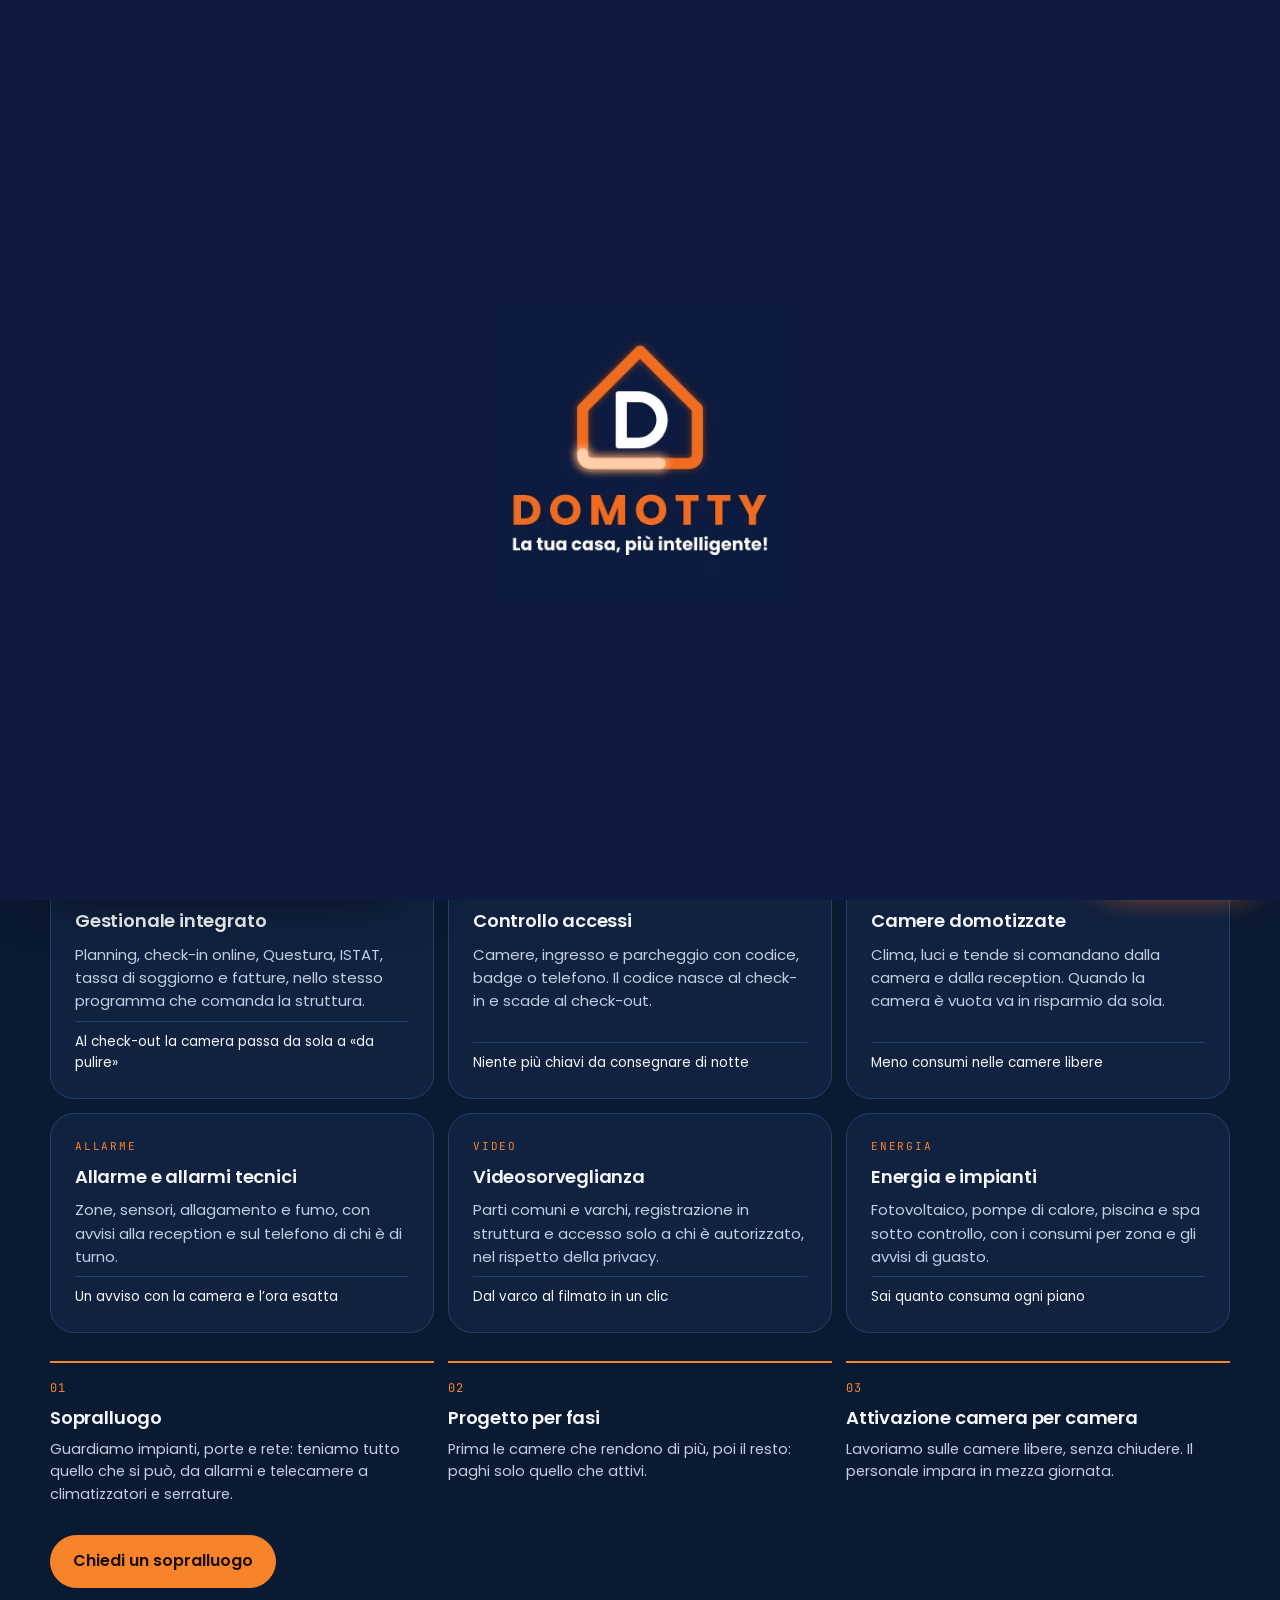
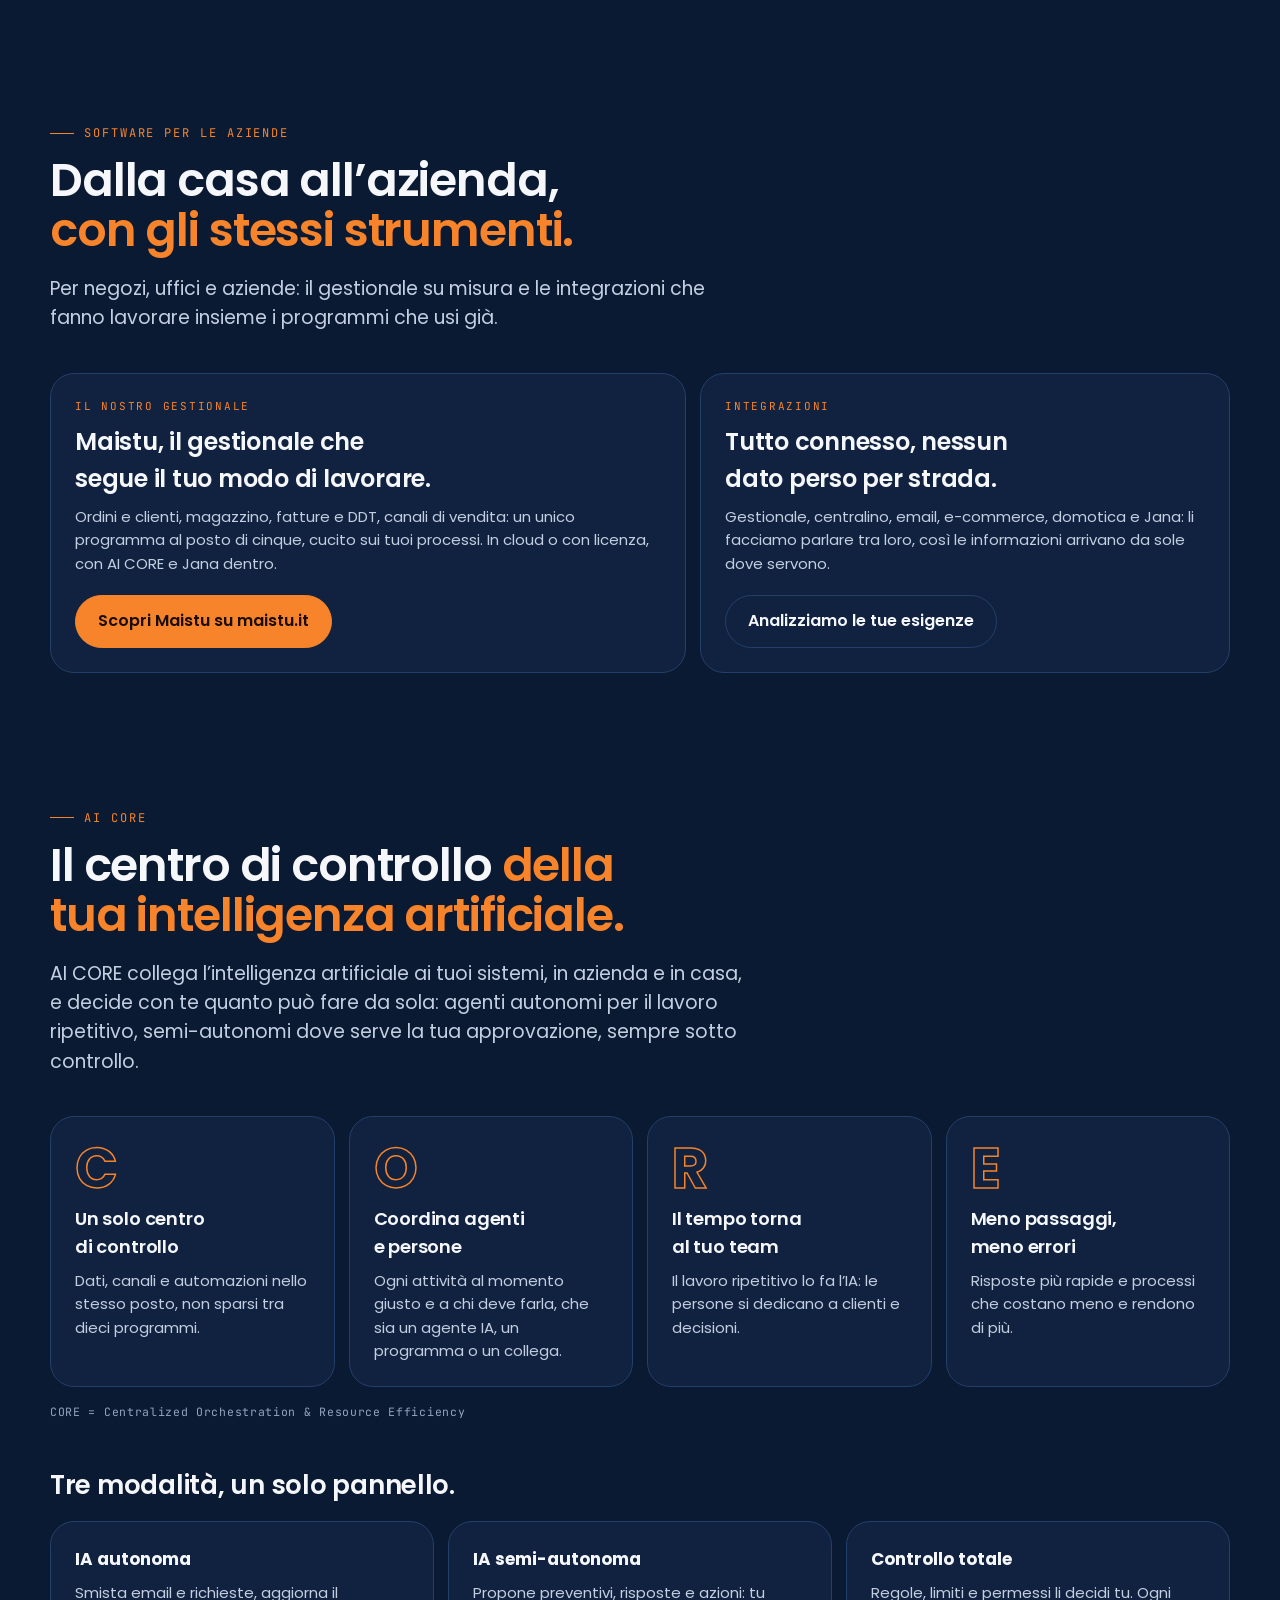
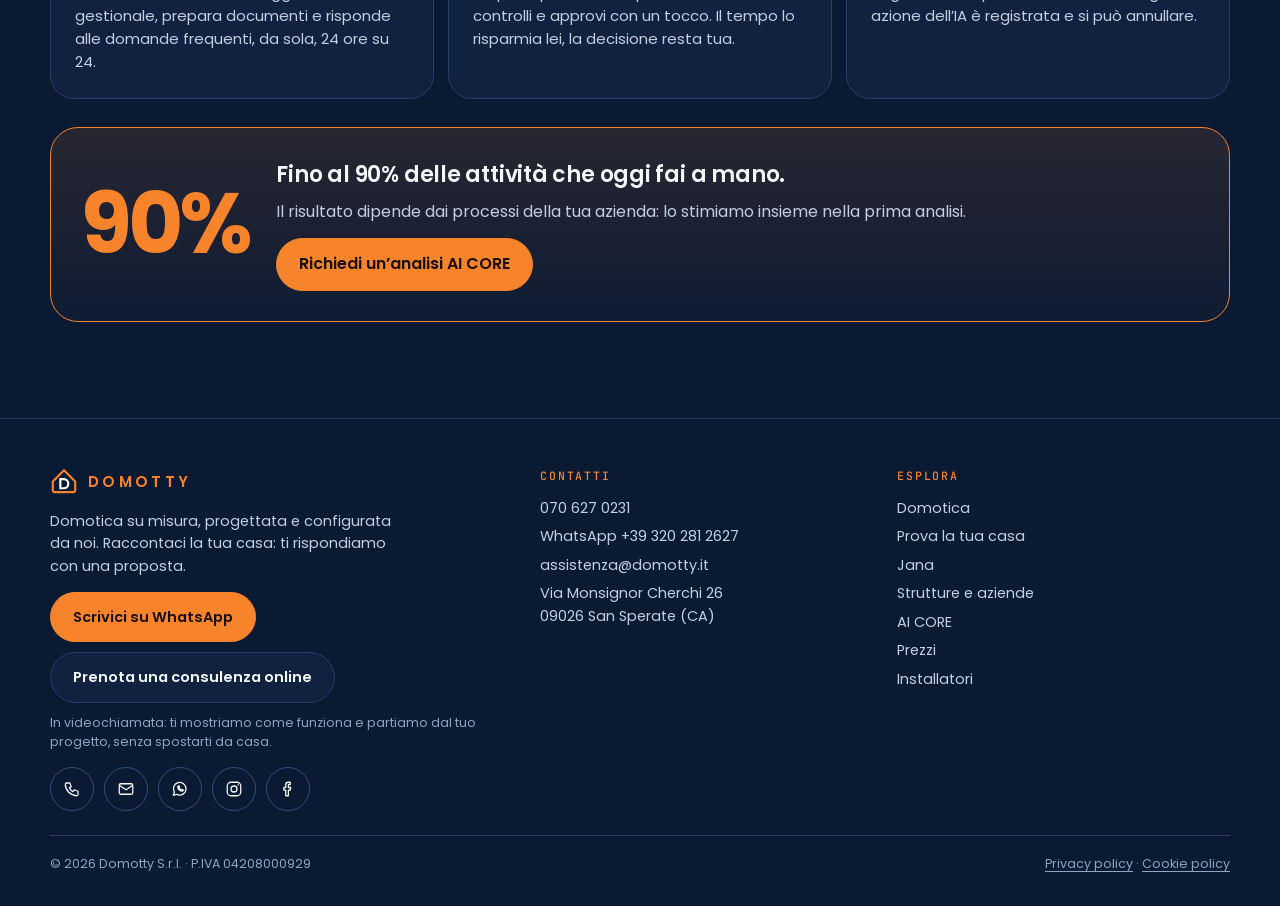
<file: aziende.html>
<!DOCTYPE html>
<html lang="it">
<head>
<meta charset="utf-8">
<meta name="viewport" content="width=device-width, initial-scale=1">
<title>Domotty per le aziende — Strutture ricettive, software e AI CORE</title>
<meta name="description" content="Domotty per strutture ricettive e aziende: domotica senza chiudere, il gestionale Maistu, integrazioni e AI CORE, il centro di controllo della tua intelligenza artificiale.">
<link rel="canonical" href="https://domotty.it/aziende.html">
<meta name="theme-color" content="#0B1A33">
<meta property="og:type" content="website">
<meta property="og:site_name" content="Domotty">
<meta property="og:title" content="Domotty per le aziende — Strutture ricettive, software e AI CORE">
<meta property="og:description" content="Domotty per strutture ricettive e aziende: domotica senza chiudere, il gestionale Maistu, integrazioni e AI CORE, il centro di controllo della tua intelligenza artificiale.">
<meta property="og:url" content="https://domotty.it/aziende.html">
<meta property="og:image" content="https://domotty.it/assets/img/og-image.png">
<meta property="og:locale" content="it_IT">
<link rel="icon" href="assets/img/favicon.svg" type="image/svg+xml">
<link rel="apple-touch-icon" href="assets/img/apple-touch-icon.png">
<link rel="preload" href="assets/fonts/poppins-latin-600-normal.woff2" as="font" type="font/woff2" crossorigin>
<link rel="stylesheet" href="assets/css/fonts.css?v=20261112a">
<link rel="stylesheet" href="assets/css/home.css?v=20261114a">
<style>
.ahero{padding:72px 0 40px}
.cards6{display:grid;grid-template-columns:repeat(3,1fr);gap:14px}
.ac{border:1px solid var(--b1);background:var(--s1);border-radius:24px;padding:24px;display:flex;flex-direction:column;gap:8px}
.ac .k{font-family:var(--f-mono);font-size:11px;letter-spacing:.16em;color:var(--or);text-transform:uppercase}
.ac p{margin:0;font-size:15px}
.ac .r{margin-top:auto;padding-top:10px;border-top:1px solid var(--b1);font-size:13.5px;color:var(--t1)}
.core{display:grid;grid-template-columns:repeat(4,1fr);gap:14px}
.core .ac .L{font-size:56px;font-weight:700;line-height:1;color:transparent;-webkit-text-stroke:1.5px var(--or)}
.modi{display:grid;grid-template-columns:repeat(3,1fr);gap:14px}
.modi .ac b{color:var(--t1);font-size:17px}
.stat{display:grid;grid-template-columns:auto 1fr;gap:28px;align-items:center;border:1px solid var(--or);border-radius:28px;padding:30px;background:linear-gradient(180deg,rgba(247,132,42,.12),rgba(247,132,42,.02))}
.stat .n{font-size:84px;font-weight:700;color:var(--or);letter-spacing:-.05em;line-height:1}
.mai{display:grid;grid-template-columns:1.2fr 1fr;gap:14px}
.sub{font-family:var(--f-mono);font-size:11.5px;color:var(--t3);margin-top:16px;letter-spacing:.06em}
@media (max-width:900px){.cards6,.modi,.mai{grid-template-columns:1fr}.core{grid-template-columns:1fr 1fr}.stat{grid-template-columns:1fr}}
</style>
<script type="application/ld+json">{"@context":"https://schema.org","@type":"LocalBusiness","name":"Domotty S.r.l.","url":"https://domotty.it/","logo":"https://domotty.it/assets/img/apple-touch-icon.png","email":"assistenza@domotty.it","vatID":"IT04208000929","telephone":"+390706270231","sameAs":["https://www.instagram.com/domotty_italia","https://www.facebook.com/profile.php?id=61586414318326"],"description":"Domotica su misura per case e uffici, software in cloud, gestionali e intelligenza artificiale per le aziende.","address":{"@type":"PostalAddress","streetAddress":"Via Monsignor Cherchi 26","postalCode":"09026","addressLocality":"San Sperate","addressRegion":"CA","addressCountry":"IT"}}</script>
<style id="dmtBootCss">#dmtBoot{position:fixed;inset:0;z-index:9999;background:#0E1A3F;display:flex;align-items:center;justify-content:center;transition:opacity .45s ease,visibility .45s}#dmtBoot img{width:min(300px,70vw);height:auto;aspect-ratio:1}#dmtBoot.out{opacity:0;visibility:hidden}html.nosplash #dmtBoot{display:none}</style>
<script>try{if(sessionStorage.getItem('dmtBoot')||matchMedia('(prefers-reduced-motion: reduce)').matches)document.documentElement.classList.add('nosplash')}catch(e){}</script>
</head>
<body class="dm">
<div id="dmtBoot" aria-hidden="true"><img alt="" src="assets/boot/domotty-boot-intro.webp" width="320" height="320"></div>
<script>(function(){var d=document.documentElement,b=document.getElementById('dmtBoot');if(!b)return;if(d.classList.contains('nosplash')){b.remove();return}try{sessionStorage.setItem('dmtBoot','1')}catch(e){}var im=b.querySelector('img'),intro=false,load=false,t0=Date.now(),done=false;function end(){if(done)return;done=true;var lg=document.querySelector('.lanim');if(lg){lg.classList.add('draw');setTimeout(function(){lg.classList.remove('draw')},2600)}b.classList.add('out');setTimeout(function(){b.remove()},500)}function chk(){if(intro&&load)end()}var lp=new Image();lp.src='assets/boot/domotty-boot-loop.webp';function go(){setTimeout(function(){intro=true;if(!load)im.src=lp.src;chk()},2440)}if(im.complete)go();else{im.onload=go;im.onerror=end}if(document.readyState==='complete')load=true;else addEventListener('load',function(){load=true;chk()});setTimeout(end,7000);b.addEventListener('click',end)})();</script>
<div class="bgfx" aria-hidden="true">
  <svg class="plan" viewBox="0 0 1200 800">
    <g stroke="#F7842A">
      <path pathLength="100" style="--d: 0" d="M100 100 H1100 V700 H100 Z"></path>
      <path pathLength="100" style="--d: .15" d="M520 100 V420 M100 420 H720 M720 420 V700 M860 100 V320 H1100"></path>
      <path pathLength="100" style="--d: .3" d="M520 470 A50 50 0 0 1 570 420 M720 520 A50 50 0 0 0 770 470 M860 370 A50 50 0 0 1 910 320"></path>
    </g>
    <g stroke="#C3CEE0">
      <path pathLength="100" style="--d: .45" d="M170 170 H390 V320 H170 Z M170 210 H390"></path>
      <path pathLength="100" style="--d: .6" d="M180 520 H470 V610 H180 Z M180 545 H470"></path>
      <path pathLength="100" style="--d: .75" d="M900 520 a70 70 0 1 0 140 0 a70 70 0 1 0 -140 0"></path>
      <path pathLength="100" style="--d: .9" d="M740 130 H840 V300 M960 130 H1060"></path>
      <path pathLength="100" style="--d: 1.05" d="M100 60 H1100 M60 100 V700 M95 55 V65 M1105 55 V65"></path>
    </g>
    <circle class="lamp" style="--t: .12" cx="280" cy="265" r="40" fill="#F7842A" opacity=".5"></circle>
    <circle class="lamp" style="--t: .3" cx="325" cy="565" r="50" fill="#F7842A" opacity=".5"></circle>
    <circle class="lamp" style="--t: .5" cx="970" cy="520" r="45" fill="#F7842A" opacity=".5"></circle>
    <circle class="lamp" style="--t: .7" cx="980" cy="210" r="40" fill="#F7842A" opacity=".5"></circle>
    <circle class="lamp" style="--t: .85" cx="620" cy="260" r="40" fill="#F7842A" opacity=".5"></circle>
  </svg>
  <div class="fx" style="left: 6%; top: 18%; --sp: -900px; --rt: 30deg"><svg width="90" height="90" viewBox="0 0 24 24" fill="none" stroke="currentColor" stroke-width=".9"><path d="M9 18h6M10 21h4M12 3a6 6 0 0 0-4 10.5c.8.8 1 1.5 1 2.5h6c0-1 .2-1.7 1-2.5A6 6 0 0 0 12 3z"></path></svg></div>
  <div class="fx w" style="right: 7%; top: 30%; --sp: -1400px; --rt: -50deg"><svg width="120" height="120" viewBox="0 0 24 24" fill="none" stroke="currentColor" stroke-width=".7"><path class="wifi" d="M5 12.5a10 10 0 0 1 14 0"></path><path class="wifi" style="animation-delay: .4s" d="M8 15.5a6 6 0 0 1 8 0"></path><circle cx="12" cy="19" r="1"></circle><path class="wifi" style="animation-delay: .8s" d="M2 9.5a14 14 0 0 1 20 0"></path></svg></div>
  <div class="fx" style="left: 12%; top: 70%; --sp: -1800px; --rt: 60deg"><svg width="70" height="70" viewBox="0 0 24 24" fill="none" stroke="currentColor" stroke-width=".9"><path d="M14 14.8V5a2 2 0 0 0-4 0v9.8a4 4 0 1 0 4 0z"></path></svg></div>
  <div class="fx w" style="right: 14%; top: 82%; --sp: -2200px; --rt: -30deg"><svg width="80" height="80" viewBox="0 0 24 24" fill="none" stroke="currentColor" stroke-width=".8"><rect x="5" y="11" width="14" height="10" rx="2"></rect><path d="M8 11V7a4 4 0 0 1 8 0v4"></path></svg></div>
  <div class="fx" style="left: 46%; top: 108%; --sp: -2600px; --rt: 90deg"><svg width="100" height="100" viewBox="0 0 24 24" fill="none" stroke="currentColor" stroke-width=".7"><circle cx="12" cy="12" r="4"></circle><path d="M12 2v2M12 20v2M2 12h2M20 12h2M4.9 4.9l1.4 1.4M17.7 17.7l1.4 1.4M4.9 19.1l1.4-1.4M17.7 6.3l1.4-1.4"></path></svg></div>
  <div class="fx w" style="left: 30%; top: 130%; --sp: -3000px; --rt: -70deg"><svg width="84" height="84" viewBox="0 0 24 24" fill="none" stroke="currentColor" stroke-width=".8"><path d="M4 4h16v16H4zM4 9h16M4 14h16"></path></svg></div>
</div>


<div class="strip">Cerchiamo installatori in tutta Italia. <a href="installatori.html">Candidati</a></div>
<nav class="nav" aria-label="Menu principale"><div class="wrap">
  <a class="logo lanim" href="index.html#top" aria-label="Domotty, torna su"><svg viewBox="190 85 260 260" aria-hidden="true"><path class="lh" pathLength="1" d="M320 319 H234 Q216 319 216 301 V219 L320 115 L424 219 V301 Q424 319 406 319 Z" fill="none" stroke="#F7842A" stroke-width="20" stroke-linejoin="round" stroke-linecap="round"/><path class="ld" d="M282 188 H318 A52 52 0 0 1 318 292 H282 Q276 292 276 286 V194 Q276 188 282 188 Z M296 208 H318 A32 32 0 0 1 318 272 H296 Z" fill="#FFFFFF" fill-rule="evenodd"/><path class="lsw" pathLength="1" d="M320 319 H234 Q216 319 216 301 V219 L320 115 L424 219 V301 Q424 319 406 319 Z" fill="none" stroke="#FFE3C9" stroke-width="20" stroke-linejoin="round" stroke-linecap="round"/></svg>DOMOTTY</a>
  <div class="menu"><a href="index.html#domotica">Domotica</a><a href="index.html#prova">Prova la tua casa</a><a href="index.html#jana">Jana</a><a href="aziende.html" aria-current="page" style="color:var(--t1)">Aziende</a><a href="index.html#prezzo">Prezzi</a></div>
  <a class="btn pri" href="index.html#contatti">Contattaci</a>
</div></nav>

<header class="ahero" id="top"><div class="wrap">
  <p class="eyebrow">Per strutture e aziende</p>
  <h1 style="font-size:clamp(38px,5.4vw,64px)">La stessa tecnologia, <em>anche per chi lavora.</em></h1>
  <p class="lead">Domotica per strutture ricettive e uffici, il gestionale Maistu, le integrazioni tra i programmi che usi già e AI CORE, il centro di controllo della tua intelligenza artificiale.</p>
  <div class="cta"><a class="btn" href="#strutture">Strutture ricettive</a><a class="btn" href="#software">Software</a><a class="btn" href="#aicore">AI CORE</a></div>
</div></header>

<section id="strutture" style="padding-top:40px"><div class="wrap">
  <div class="sec-h"><p class="eyebrow">Alberghi, B&amp;B, case vacanza</p><h2>La tua struttura c’è già. <em>La rendiamo intelligente.</em></h2><p class="lead">Partiamo dagli impianti che hai: niente muri da rifare e niente chiusure. Porte, camere, allarme e telecamere parlano con il gestionale.</p></div>
  <div class="cards6">
    <div class="ac"><span class="k">Gestionale</span><h3>Gestionale integrato</h3><p>Planning, check-in online, Questura, ISTAT, tassa di soggiorno e fatture, nello stesso programma che comanda la struttura.</p><span class="r">Al check-out la camera passa da sola a «da pulire»</span></div>
    <div class="ac"><span class="k">Accessi</span><h3>Controllo accessi</h3><p>Camere, ingresso e parcheggio con codice, badge o telefono. Il codice nasce al check-in e scade al check-out.</p><span class="r">Niente più chiavi da consegnare di notte</span></div>
    <div class="ac"><span class="k">Camere</span><h3>Camere domotizzate</h3><p>Clima, luci e tende si comandano dalla camera e dalla reception. Quando la camera è vuota va in risparmio da sola.</p><span class="r">Meno consumi nelle camere libere</span></div>
    <div class="ac"><span class="k">Allarme</span><h3>Allarme e allarmi tecnici</h3><p>Zone, sensori, allagamento e fumo, con avvisi alla reception e sul telefono di chi è di turno.</p><span class="r">Un avviso con la camera e l’ora esatta</span></div>
    <div class="ac"><span class="k">Video</span><h3>Videosorveglianza</h3><p>Parti comuni e varchi, registrazione in struttura e accesso solo a chi è autorizzato, nel rispetto della privacy.</p><span class="r">Dal varco al filmato in un clic</span></div>
    <div class="ac"><span class="k">Energia</span><h3>Energia e impianti</h3><p>Fotovoltaico, pompe di calore, piscina e spa sotto controllo, con i consumi per zona e gli avvisi di guasto.</p><span class="r">Sai quanto consuma ogni piano</span></div>
  </div>
  <div class="steps steps3" style="margin-top:28px">
    <div class="step"><h3>Sopralluogo</h3><p>Guardiamo impianti, porte e rete: teniamo tutto quello che si può, da allarmi e telecamere a climatizzatori e serrature.</p></div>
    <div class="step"><h3>Progetto per fasi</h3><p>Prima le camere che rendono di più, poi il resto: paghi solo quello che attivi.</p></div>
    <div class="step"><h3>Attivazione camera per camera</h3><p>Lavoriamo sulle camere libere, senza chiudere. Il personale impara in mezza giornata.</p></div>
  </div>
  <div class="cta"><a class="btn pri" href="https://wa.me/393202812627?text=Ciao%20Domotty!%20Vorrei%20un%20sopralluogo%20per%20la%20mia%20struttura." target="_blank" rel="noopener">Chiedi un sopralluogo</a></div>
</div></section>

<section id="software" style="padding-top:40px"><div class="wrap">
  <div class="sec-h"><p class="eyebrow">Software per le aziende</p><h2>Dalla casa all’azienda, <em>con gli stessi strumenti.</em></h2><p class="lead">Per negozi, uffici e aziende: il gestionale su misura e le integrazioni che fanno lavorare insieme i programmi che usi già.</p></div>
  <div class="mai">
    <div class="ac"><span class="k">Il nostro gestionale</span><h3 style="font-size:24px">Maistu, il gestionale che segue il tuo modo di lavorare.</h3><p>Ordini e clienti, magazzino, fatture e DDT, canali di vendita: un unico programma al posto di cinque, cucito sui tuoi processi. In cloud o con licenza, con AI CORE e Jana dentro.</p><div class="cta" style="margin-top:12px"><a class="btn pri" href="https://maistu.it" target="_blank" rel="noopener">Scopri Maistu su maistu.it</a></div></div>
    <div class="ac"><span class="k">Integrazioni</span><h3 style="font-size:24px">Tutto connesso, nessun dato perso per strada.</h3><p>Gestionale, centralino, email, e-commerce, domotica e Jana: li facciamo parlare tra loro, così le informazioni arrivano da sole dove servono.</p><div class="cta" style="margin-top:12px"><a class="btn" href="https://wa.me/393202812627?text=Ciao%20Domotty!%20Vorrei%20parlare%20delle%20integrazioni%20per%20la%20mia%20azienda." target="_blank" rel="noopener">Analizziamo le tue esigenze</a></div></div>
  </div>
</div></section>

<section id="aicore" style="padding-top:40px"><div class="wrap">
  <div class="sec-h"><p class="eyebrow">AI CORE</p><h2>Il centro di controllo <em>della tua intelligenza artificiale.</em></h2><p class="lead">AI CORE collega l’intelligenza artificiale ai tuoi sistemi, in azienda e in casa, e decide con te quanto può fare da sola: agenti autonomi per il lavoro ripetitivo, semi-autonomi dove serve la tua approvazione, sempre sotto controllo.</p></div>
  <div class="core">
    <div class="ac"><span class="L">C</span><h3>Un solo centro di controllo</h3><p>Dati, canali e automazioni nello stesso posto, non sparsi tra dieci programmi.</p></div>
    <div class="ac"><span class="L">O</span><h3>Coordina agenti e persone</h3><p>Ogni attività al momento giusto e a chi deve farla, che sia un agente IA, un programma o un collega.</p></div>
    <div class="ac"><span class="L">R</span><h3>Il tempo torna al tuo team</h3><p>Il lavoro ripetitivo lo fa l’IA: le persone si dedicano a clienti e decisioni.</p></div>
    <div class="ac"><span class="L">E</span><h3>Meno passaggi, meno errori</h3><p>Risposte più rapide e processi che costano meno e rendono di più.</p></div>
  </div>
  <p class="sub">CORE = Centralized Orchestration &amp; Resource Efficiency</p>
  <h3 style="font-size:26px;margin:44px 0 16px">Tre modalità, un solo pannello.</h3>
  <div class="modi">
    <div class="ac"><b>IA autonoma</b><p>Smista email e richieste, aggiorna il gestionale, prepara documenti e risponde alle domande frequenti, da sola, 24 ore su 24.</p></div>
    <div class="ac"><b>IA semi-autonoma</b><p>Propone preventivi, risposte e azioni: tu controlli e approvi con un tocco. Il tempo lo risparmia lei, la decisione resta tua.</p></div>
    <div class="ac"><b>Controllo totale</b><p>Regole, limiti e permessi li decidi tu. Ogni azione dell’IA è registrata e si può annullare.</p></div>
  </div>
  <div class="stat" style="margin-top:28px"><div class="n">90%</div><div><h3 style="font-size:22px">Fino al 90% delle attività che oggi fai a mano.</h3><p style="margin:8px 0 0">Il risultato dipende dai processi della tua azienda: lo stimiamo insieme nella prima analisi.</p><div class="cta" style="margin-top:14px"><a class="btn pri" href="https://wa.me/393202812627?text=Ciao%20Domotty!%20Vorrei%20un%27analisi%20AI%20CORE." target="_blank" rel="noopener">Richiedi un’analisi AI CORE</a></div></div></div>
</div></section>
<footer id="contatti"><div class="wrap">
  <div><a class="logo" href="index.html#top"><svg viewBox="190 85 260 260" aria-hidden="true"><path d="M320 319 H234 Q216 319 216 301 V219 L320 115 L424 219 V301 Q424 319 406 319 Z" fill="none" stroke="#F7842A" stroke-width="20" stroke-linejoin="round" stroke-linecap="round"/><path d="M282 188 H318 A52 52 0 0 1 318 292 H282 Q276 292 276 286 V194 Q276 188 282 188 Z M296 208 H318 A32 32 0 0 1 318 272 H296 Z" fill="#FFFFFF" fill-rule="evenodd"/></svg>DOMOTTY</a><p style="max-width:40ch">Domotica su misura, progettata e configurata da noi. Raccontaci la tua casa: ti rispondiamo con una proposta.</p><span style="display:flex;gap:10px;flex-wrap:wrap"><a class="btn pri" href="https://wa.me/393202812627" target="_blank" rel="noopener">Scrivici su WhatsApp</a><a class="btn" href="index.html#contatti">Prenota una consulenza online</a></span><p class="note" style="margin:10px 0 0">In videochiamata: ti mostriamo come funziona e partiamo dal tuo progetto, senza spostarti da casa.</p>
<div class="socials">
          <a href="tel:+390706270231" aria-label="Chiamaci"><svg width="18" height="18" viewBox="0 0 24 24" fill="none" stroke="currentColor" stroke-width="1.7" stroke-linecap="round" stroke-linejoin="round" aria-hidden="true"><path d="M5 4h4l2 5-2.5 1.5a11 11 0 0 0 5 5L15 13l5 2v4a2 2 0 0 1-2 2A16 16 0 0 1 3 6a2 2 0 0 1 2-2z"></path></svg></a>
          <a href="mailto:assistenza@domotty.it" aria-label="Scrivici una email"><svg width="18" height="18" viewBox="0 0 24 24" fill="none" stroke="currentColor" stroke-width="1.7" aria-hidden="true"><rect x="3" y="5" width="18" height="14" rx="2"></rect><path d="M3 7l9 6 9-6"></path></svg></a>
          <a href="https://wa.me/393202812627" target="_blank" rel="noopener" aria-label="Scrivici su WhatsApp"><svg width="18" height="18" viewBox="0 0 24 24" fill="none" stroke="currentColor" stroke-width="1.7" stroke-linecap="round" stroke-linejoin="round" aria-hidden="true"><path d="M20 11.6A8.4 8.4 0 0 1 7.6 19L3 20.5l1.5-4.4A8.4 8.4 0 1 1 20 11.6z"></path><path d="M9 8.6c0 3.4 2.9 6.3 6.3 6.3l1.1-1.4-1.9-1-0.9.8a4.4 4.4 0 0 1-2.9-2.9l.8-.9-1-1.9z"></path></svg></a>
          <a href="https://www.instagram.com/domotty_italia" target="_blank" rel="noopener" aria-label="Domotty su Instagram"><svg width="18" height="18" viewBox="0 0 24 24" fill="none" stroke="currentColor" stroke-width="1.7" aria-hidden="true"><rect x="3" y="3" width="18" height="18" rx="5"></rect><circle cx="12" cy="12" r="4"></circle><circle cx="17.5" cy="6.5" r="1" fill="currentColor" stroke="none"></circle></svg></a>
          <a href="https://www.facebook.com/profile.php?id=61586414318326" target="_blank" rel="noopener" aria-label="Domotty su Facebook"><svg width="18" height="18" viewBox="0 0 24 24" fill="none" stroke="currentColor" stroke-width="1.7" stroke-linecap="round" stroke-linejoin="round" aria-hidden="true"><path d="M15 3h-2.5A3.5 3.5 0 0 0 9 6.5V10H6.5v3.5H9V21h3.5v-7.5H15l.5-3.5h-3V7a1 1 0 0 1 1-1H15z"></path></svg></a>
        </div></div>
  <div><h4>Contatti</h4><ul><li><a href="tel:+390706270231">070 627 0231</a></li><li><a href="https://wa.me/393202812627">WhatsApp +39 320 281 2627</a></li><li><a href="mailto:assistenza@domotty.it">assistenza@domotty.it</a></li><li>Via Monsignor Cherchi 26<br>09026 San Sperate (CA)</li></ul></div>
  <div><h4>Esplora</h4><ul><li><a href="index.html#domotica">Domotica</a></li><li><a href="index.html#prova">Prova la tua casa</a></li><li><a href="index.html#jana">Jana</a></li><li><a href="aziende.html">Strutture e aziende</a></li><li><a href="aziende.html#aicore">AI CORE</a></li><li><a href="index.html#prezzo">Prezzi</a></li><li><a href="installatori.html">Installatori</a></li></ul></div>
  <div class="legal"><span>© 2026 Domotty S.r.l. · P.IVA 04208000929</span><span><a href="privacy.html">Privacy policy</a> · <a href="cookie.html">Cookie policy</a></span></div>
</div></footer>
<div class="tabs" id="tabs" aria-label="Novità">
  <div class="tab tab-j">
    <button class="tab-h" type="button" aria-expanded="false" aria-controls="tab-j-b"><span class="tab-ic"><svg class="jsym " width="30" height="30" viewBox="24 24 152 152" aria-hidden="true"><circle class="jd jo" cx="35" cy="100" r="6" style="animation-delay:0.70s"/><circle class="jd jo" cx="48" cy="87" r="6" style="animation-delay:0.75s"/><circle class="jd jo" cx="48" cy="113" r="6" style="animation-delay:0.65s"/><circle class="jd jo" cx="61" cy="74" r="6" style="animation-delay:0.83s"/><circle class="jd jo" cx="61" cy="126" r="6" style="animation-delay:0.57s"/><circle class="jd jo" cx="74" cy="61" r="6" style="animation-delay:0.92s"/><circle class="jd jo" cx="74" cy="139" r="6" style="animation-delay:0.48s"/><circle class="jd jo" cx="87" cy="48" r="6" style="animation-delay:1.00s"/><circle class="jd jo" cx="87" cy="152" r="6" style="animation-delay:0.40s"/><circle class="jd jo" cx="100" cy="35" r="6" style="animation-delay:1.05s"/><circle class="jd jo" cx="100" cy="165" r="6" style="animation-delay:0.35s"/><circle class="jd jo" cx="113" cy="48" r="6" style="animation-delay:1.10s"/><circle class="jd jo" cx="113" cy="152" r="6" style="animation-delay:0.30s"/><circle class="jd jo" cx="126" cy="61" r="6" style="animation-delay:1.18s"/><circle class="jd jo" cx="126" cy="139" r="6" style="animation-delay:0.22s"/><circle class="jd jo" cx="139" cy="74" r="6" style="animation-delay:1.27s"/><circle class="jd jo" cx="139" cy="126" r="6" style="animation-delay:0.13s"/><circle class="jd jo" cx="152" cy="87" r="6" style="animation-delay:1.35s"/><circle class="jd jo" cx="152" cy="113" r="6" style="animation-delay:0.05s"/><circle class="jd jo" cx="165" cy="100" r="6" style="animation-delay:0.00s"/><circle class="jd ji" cx="61" cy="100" r="5" style="animation-delay:0.90s"/><circle class="jd ji" cx="74" cy="87" r="5" style="animation-delay:1.00s"/><circle class="jd ji" cx="74" cy="113" r="5" style="animation-delay:0.80s"/><circle class="jd ji" cx="87" cy="74" r="5" style="animation-delay:1.15s"/><circle class="jd ji" cx="87" cy="126" r="5" style="animation-delay:0.65s"/><circle class="jd ji" cx="100" cy="61" r="5" style="animation-delay:1.25s"/><circle class="jd ji" cx="100" cy="139" r="5" style="animation-delay:0.55s"/><circle class="jd ji" cx="113" cy="74" r="5" style="animation-delay:1.35s"/><circle class="jd ji" cx="113" cy="126" r="5" style="animation-delay:0.45s"/><circle class="jd ji" cx="126" cy="87" r="5" style="animation-delay:1.50s"/><circle class="jd ji" cx="126" cy="113" r="5" style="animation-delay:0.30s"/><circle class="jd ji" cx="139" cy="100" r="5" style="animation-delay:0.20s"/><path class="jc" d="M100 80 L120 100 L100 120 L80 100 Z"/></svg></span><span class="tab-s">Ecco Jana</span></button>
    <div class="tab-b" id="tab-j-b"><p><b>Jana è arrivata.</b> L'assistente personale di Domotty, dentro la tua domotica: le parli e lei risponde.</p><a class="tab-go" href="index.html#jana">Provala ora<svg width="14" height="14" viewBox="0 0 24 24" fill="none" stroke="currentColor" stroke-width="2" aria-hidden="true"><path d="M5 12h14M13 6l6 6-6 6"></path></svg></a></div>
  </div>
  <div class="tab tab-m">
    <button class="tab-h" type="button" aria-expanded="false" aria-controls="tab-m-b"><span class="tab-ic"><svg width="34" height="34" viewBox="0 0 200 200" aria-hidden="true" style="display:block;overflow:visible"><rect x="12.0" y="12.0" width="176.0" height="176.0" rx="15.87" fill="#132849"/><polyline points="41.88,40.67 53.51,32.26 65.13,40.67 76.75,32.26 88.38,40.67 100.00,32.26 111.62,40.67 123.25,32.26 134.87,40.67 146.49,32.26 158.12,40.67" stroke="#F7842A" stroke-width="5.20" fill="none" stroke-linejoin="round" stroke-linecap="round"/><polyline points="41.88,159.33 53.51,167.74 65.13,159.33 76.75,167.74 88.38,159.33 100.00,167.74 111.62,159.33 123.25,167.74 134.87,159.33 146.49,167.74 158.12,159.33" stroke="#F7842A" stroke-width="5.20" fill="none" stroke-linejoin="round" stroke-linecap="round"/><rect x="37.68" y="60.92" width="8.41" height="8.41" rx="1.99" fill="#F5F7FB"/><rect x="37.68" y="72.55" width="8.41" height="8.41" rx="1.99" fill="#F5F7FB"/><rect x="37.68" y="84.17" width="8.41" height="8.41" rx="1.99" fill="#F5F7FB"/><rect x="37.68" y="95.79" width="8.41" height="8.41" rx="1.99" fill="#F5F7FB"/><rect x="37.68" y="107.42" width="8.41" height="8.41" rx="1.99" fill="#F5F7FB"/><rect x="37.68" y="119.04" width="8.41" height="8.41" rx="1.99" fill="#F5F7FB"/><rect x="37.68" y="130.66" width="8.41" height="8.41" rx="1.99" fill="#F5F7FB"/><rect x="153.91" y="60.92" width="8.41" height="8.41" rx="1.99" fill="#F5F7FB"/><rect x="153.91" y="72.55" width="8.41" height="8.41" rx="1.99" fill="#F5F7FB"/><rect x="153.91" y="84.17" width="8.41" height="8.41" rx="1.99" fill="#F5F7FB"/><rect x="153.91" y="95.79" width="8.41" height="8.41" rx="1.99" fill="#F5F7FB"/><rect x="153.91" y="107.42" width="8.41" height="8.41" rx="1.99" fill="#F5F7FB"/><rect x="153.91" y="119.04" width="8.41" height="8.41" rx="1.99" fill="#F5F7FB"/><rect x="153.91" y="130.66" width="8.41" height="8.41" rx="1.99" fill="#F5F7FB"/><rect x="49.3" y="72.55" width="8.41" height="8.41" rx="1.99" fill="#F7842A"/><rect x="142.29" y="72.55" width="8.41" height="8.41" rx="1.99" fill="#F7842A"/><rect x="60.92" y="84.17" width="8.41" height="8.41" rx="1.99" fill="#F7842A"/><rect x="130.66" y="84.17" width="8.41" height="8.41" rx="1.99" fill="#F7842A"/><rect x="72.55" y="95.79" width="8.41" height="8.41" rx="1.99" fill="#F7842A"/><rect x="119.04" y="95.79" width="8.41" height="8.41" rx="1.99" fill="#F7842A"/><rect x="84.17" y="107.42" width="8.41" height="8.41" rx="1.99" fill="#F7842A"/><rect x="107.42" y="107.42" width="8.41" height="8.41" rx="1.99" fill="#F7842A"/><rect x="95.79" y="119.04" width="8.41" height="8.41" rx="1.99" fill="#F7842A"/><path d="M100 131.25 L103.43 136.80 L100 142.35 L96.57 136.80 Z" fill="none" stroke="#F7842A" stroke-width="3.22" stroke-linejoin="round"/><path d="M19.62 100 L24.84 94.79 L30.05 100 L24.84 105.21 Z M169.95 100 L175.16 94.79 L180.38 100 L175.16 105.21 Z" fill="#F5F7FB" fill-opacity="0.618"/></svg></span><span class="tab-s">Novità Maistu</span></button>
    <div class="tab-b" id="tab-m-b"><p><b>Maistu è online.</b> Il nostro gestionale su misura per le aziende ha un sito tutto suo.</p><a class="tab-go" href="https://maistu.it" target="_blank" rel="noopener">Vai su maistu.it<svg width="14" height="14" viewBox="0 0 24 24" fill="none" stroke="currentColor" stroke-width="2" aria-hidden="true"><path d="M7 17L17 7M9 7h8v8"></path></svg></a></div>
  </div>
  <div class="tab tab-i">
    <button class="tab-h" type="button" aria-expanded="false" aria-controls="tab-i-b"><span class="tab-ic tab-ic-i"><svg width="22" height="22" viewBox="0 0 24 24" fill="none" stroke="#0B1A33" stroke-width="2" stroke-linecap="round" stroke-linejoin="round" aria-hidden="true"><path d="M14.7 6.3a4 4 0 0 0-5.4 5.4L3 18l3 3 6.3-6.3a4 4 0 0 0 5.4-5.4l-2.6 2.6-2.4-.6-.6-2.4z"></path></svg></span><span class="tab-s">Sei un installatore?</span></button>
    <div class="tab-b" id="tab-i-b"><p><b>Cerchiamo installatori.</b> Installa la domotica Domotty nella tua zona: formazione, richieste dal sito e supporto tecnico.</p><a class="tab-go" href="installatori.html">Candidati<svg width="14" height="14" viewBox="0 0 24 24" fill="none" stroke="currentColor" stroke-width="2" aria-hidden="true"><path d="M7 17L17 7M9 7h8v8"></path></svg></a></div>
  </div>
</div>

<a class="jfab in" id="jfab" href="index.html#jana" aria-label="Prova Jana, l'assistente di Domotty"><span class="jfab-ic"><svg class="jsym " width="30" height="30" viewBox="24 24 152 152" aria-hidden="true"><circle class="jd jo" cx="35" cy="100" r="6" style="animation-delay:0.70s"/><circle class="jd jo" cx="48" cy="87" r="6" style="animation-delay:0.75s"/><circle class="jd jo" cx="48" cy="113" r="6" style="animation-delay:0.65s"/><circle class="jd jo" cx="61" cy="74" r="6" style="animation-delay:0.83s"/><circle class="jd jo" cx="61" cy="126" r="6" style="animation-delay:0.57s"/><circle class="jd jo" cx="74" cy="61" r="6" style="animation-delay:0.92s"/><circle class="jd jo" cx="74" cy="139" r="6" style="animation-delay:0.48s"/><circle class="jd jo" cx="87" cy="48" r="6" style="animation-delay:1.00s"/><circle class="jd jo" cx="87" cy="152" r="6" style="animation-delay:0.40s"/><circle class="jd jo" cx="100" cy="35" r="6" style="animation-delay:1.05s"/><circle class="jd jo" cx="100" cy="165" r="6" style="animation-delay:0.35s"/><circle class="jd jo" cx="113" cy="48" r="6" style="animation-delay:1.10s"/><circle class="jd jo" cx="113" cy="152" r="6" style="animation-delay:0.30s"/><circle class="jd jo" cx="126" cy="61" r="6" style="animation-delay:1.18s"/><circle class="jd jo" cx="126" cy="139" r="6" style="animation-delay:0.22s"/><circle class="jd jo" cx="139" cy="74" r="6" style="animation-delay:1.27s"/><circle class="jd jo" cx="139" cy="126" r="6" style="animation-delay:0.13s"/><circle class="jd jo" cx="152" cy="87" r="6" style="animation-delay:1.35s"/><circle class="jd jo" cx="152" cy="113" r="6" style="animation-delay:0.05s"/><circle class="jd jo" cx="165" cy="100" r="6" style="animation-delay:0.00s"/><circle class="jd ji" cx="61" cy="100" r="5" style="animation-delay:0.90s"/><circle class="jd ji" cx="74" cy="87" r="5" style="animation-delay:1.00s"/><circle class="jd ji" cx="74" cy="113" r="5" style="animation-delay:0.80s"/><circle class="jd ji" cx="87" cy="74" r="5" style="animation-delay:1.15s"/><circle class="jd ji" cx="87" cy="126" r="5" style="animation-delay:0.65s"/><circle class="jd ji" cx="100" cy="61" r="5" style="animation-delay:1.25s"/><circle class="jd ji" cx="100" cy="139" r="5" style="animation-delay:0.55s"/><circle class="jd ji" cx="113" cy="74" r="5" style="animation-delay:1.35s"/><circle class="jd ji" cx="113" cy="126" r="5" style="animation-delay:0.45s"/><circle class="jd ji" cx="126" cy="87" r="5" style="animation-delay:1.50s"/><circle class="jd ji" cx="126" cy="113" r="5" style="animation-delay:0.30s"/><circle class="jd ji" cx="139" cy="100" r="5" style="animation-delay:0.20s"/><path class="jc" d="M100 80 L120 100 L100 120 L80 100 Z"/></svg></span><span class="jfab-t">Prova Jana</span></a>

<div class="tabs" id="tabs" aria-label="Novità">
  <div class="tab tab-j">
    <button class="tab-h" type="button" aria-expanded="false" aria-controls="tab-j-b"><span class="tab-ic"><svg class="jsym " width="30" height="30" viewBox="24 24 152 152" aria-hidden="true"><circle class="jd jo" cx="35" cy="100" r="6" style="animation-delay:0.70s"/><circle class="jd jo" cx="48" cy="87" r="6" style="animation-delay:0.75s"/><circle class="jd jo" cx="48" cy="113" r="6" style="animation-delay:0.65s"/><circle class="jd jo" cx="61" cy="74" r="6" style="animation-delay:0.83s"/><circle class="jd jo" cx="61" cy="126" r="6" style="animation-delay:0.57s"/><circle class="jd jo" cx="74" cy="61" r="6" style="animation-delay:0.92s"/><circle class="jd jo" cx="74" cy="139" r="6" style="animation-delay:0.48s"/><circle class="jd jo" cx="87" cy="48" r="6" style="animation-delay:1.00s"/><circle class="jd jo" cx="87" cy="152" r="6" style="animation-delay:0.40s"/><circle class="jd jo" cx="100" cy="35" r="6" style="animation-delay:1.05s"/><circle class="jd jo" cx="100" cy="165" r="6" style="animation-delay:0.35s"/><circle class="jd jo" cx="113" cy="48" r="6" style="animation-delay:1.10s"/><circle class="jd jo" cx="113" cy="152" r="6" style="animation-delay:0.30s"/><circle class="jd jo" cx="126" cy="61" r="6" style="animation-delay:1.18s"/><circle class="jd jo" cx="126" cy="139" r="6" style="animation-delay:0.22s"/><circle class="jd jo" cx="139" cy="74" r="6" style="animation-delay:1.27s"/><circle class="jd jo" cx="139" cy="126" r="6" style="animation-delay:0.13s"/><circle class="jd jo" cx="152" cy="87" r="6" style="animation-delay:1.35s"/><circle class="jd jo" cx="152" cy="113" r="6" style="animation-delay:0.05s"/><circle class="jd jo" cx="165" cy="100" r="6" style="animation-delay:0.00s"/><circle class="jd ji" cx="61" cy="100" r="5" style="animation-delay:0.90s"/><circle class="jd ji" cx="74" cy="87" r="5" style="animation-delay:1.00s"/><circle class="jd ji" cx="74" cy="113" r="5" style="animation-delay:0.80s"/><circle class="jd ji" cx="87" cy="74" r="5" style="animation-delay:1.15s"/><circle class="jd ji" cx="87" cy="126" r="5" style="animation-delay:0.65s"/><circle class="jd ji" cx="100" cy="61" r="5" style="animation-delay:1.25s"/><circle class="jd ji" cx="100" cy="139" r="5" style="animation-delay:0.55s"/><circle class="jd ji" cx="113" cy="74" r="5" style="animation-delay:1.35s"/><circle class="jd ji" cx="113" cy="126" r="5" style="animation-delay:0.45s"/><circle class="jd ji" cx="126" cy="87" r="5" style="animation-delay:1.50s"/><circle class="jd ji" cx="126" cy="113" r="5" style="animation-delay:0.30s"/><circle class="jd ji" cx="139" cy="100" r="5" style="animation-delay:0.20s"/><path class="jc" d="M100 80 L120 100 L100 120 L80 100 Z"/></svg></span><span class="tab-s">Ecco Jana</span></button>
    <div class="tab-b" id="tab-j-b"><p><b>Jana è arrivata.</b> L'assistente personale di Domotty, dentro la tua domotica: le parli e lei risponde.</p><a class="tab-go" href="index.html#jana">Provala ora<svg width="14" height="14" viewBox="0 0 24 24" fill="none" stroke="currentColor" stroke-width="2" aria-hidden="true"><path d="M5 12h14M13 6l6 6-6 6"></path></svg></a></div>
  </div>
  <div class="tab tab-m">
    <button class="tab-h" type="button" aria-expanded="false" aria-controls="tab-m-b"><span class="tab-ic"><svg width="34" height="34" viewBox="0 0 200 200" aria-hidden="true" style="display:block;overflow:visible"><rect x="12.0" y="12.0" width="176.0" height="176.0" rx="15.87" fill="#132849"/><polyline points="41.88,40.67 53.51,32.26 65.13,40.67 76.75,32.26 88.38,40.67 100.00,32.26 111.62,40.67 123.25,32.26 134.87,40.67 146.49,32.26 158.12,40.67" stroke="#F7842A" stroke-width="5.20" fill="none" stroke-linejoin="round" stroke-linecap="round"/><polyline points="41.88,159.33 53.51,167.74 65.13,159.33 76.75,167.74 88.38,159.33 100.00,167.74 111.62,159.33 123.25,167.74 134.87,159.33 146.49,167.74 158.12,159.33" stroke="#F7842A" stroke-width="5.20" fill="none" stroke-linejoin="round" stroke-linecap="round"/><rect x="37.68" y="60.92" width="8.41" height="8.41" rx="1.99" fill="#F5F7FB"/><rect x="37.68" y="72.55" width="8.41" height="8.41" rx="1.99" fill="#F5F7FB"/><rect x="37.68" y="84.17" width="8.41" height="8.41" rx="1.99" fill="#F5F7FB"/><rect x="37.68" y="95.79" width="8.41" height="8.41" rx="1.99" fill="#F5F7FB"/><rect x="37.68" y="107.42" width="8.41" height="8.41" rx="1.99" fill="#F5F7FB"/><rect x="37.68" y="119.04" width="8.41" height="8.41" rx="1.99" fill="#F5F7FB"/><rect x="37.68" y="130.66" width="8.41" height="8.41" rx="1.99" fill="#F5F7FB"/><rect x="153.91" y="60.92" width="8.41" height="8.41" rx="1.99" fill="#F5F7FB"/><rect x="153.91" y="72.55" width="8.41" height="8.41" rx="1.99" fill="#F5F7FB"/><rect x="153.91" y="84.17" width="8.41" height="8.41" rx="1.99" fill="#F5F7FB"/><rect x="153.91" y="95.79" width="8.41" height="8.41" rx="1.99" fill="#F5F7FB"/><rect x="153.91" y="107.42" width="8.41" height="8.41" rx="1.99" fill="#F5F7FB"/><rect x="153.91" y="119.04" width="8.41" height="8.41" rx="1.99" fill="#F5F7FB"/><rect x="153.91" y="130.66" width="8.41" height="8.41" rx="1.99" fill="#F5F7FB"/><rect x="49.3" y="72.55" width="8.41" height="8.41" rx="1.99" fill="#F7842A"/><rect x="142.29" y="72.55" width="8.41" height="8.41" rx="1.99" fill="#F7842A"/><rect x="60.92" y="84.17" width="8.41" height="8.41" rx="1.99" fill="#F7842A"/><rect x="130.66" y="84.17" width="8.41" height="8.41" rx="1.99" fill="#F7842A"/><rect x="72.55" y="95.79" width="8.41" height="8.41" rx="1.99" fill="#F7842A"/><rect x="119.04" y="95.79" width="8.41" height="8.41" rx="1.99" fill="#F7842A"/><rect x="84.17" y="107.42" width="8.41" height="8.41" rx="1.99" fill="#F7842A"/><rect x="107.42" y="107.42" width="8.41" height="8.41" rx="1.99" fill="#F7842A"/><rect x="95.79" y="119.04" width="8.41" height="8.41" rx="1.99" fill="#F7842A"/><path d="M100 131.25 L103.43 136.80 L100 142.35 L96.57 136.80 Z" fill="none" stroke="#F7842A" stroke-width="3.22" stroke-linejoin="round"/><path d="M19.62 100 L24.84 94.79 L30.05 100 L24.84 105.21 Z M169.95 100 L175.16 94.79 L180.38 100 L175.16 105.21 Z" fill="#F5F7FB" fill-opacity="0.618"/></svg></span><span class="tab-s">Novità Maistu</span></button>
    <div class="tab-b" id="tab-m-b"><p><b>Maistu è online.</b> Il nostro gestionale su misura per le aziende ha un sito tutto suo.</p><a class="tab-go" href="https://maistu.it" target="_blank" rel="noopener">Vai su maistu.it<svg width="14" height="14" viewBox="0 0 24 24" fill="none" stroke="currentColor" stroke-width="2" aria-hidden="true"><path d="M7 17L17 7M9 7h8v8"></path></svg></a></div>
  </div>
  <div class="tab tab-i">
    <button class="tab-h" type="button" aria-expanded="false" aria-controls="tab-i-b"><span class="tab-ic tab-ic-i"><svg width="22" height="22" viewBox="0 0 24 24" fill="none" stroke="#0B1A33" stroke-width="2" stroke-linecap="round" stroke-linejoin="round" aria-hidden="true"><path d="M14.7 6.3a4 4 0 0 0-5.4 5.4L3 18l3 3 6.3-6.3a4 4 0 0 0 5.4-5.4l-2.6 2.6-2.4-.6-.6-2.4z"></path></svg></span><span class="tab-s">Sei un installatore?</span></button>
    <div class="tab-b" id="tab-i-b"><p><b>Cerchiamo installatori.</b> Installa la domotica Domotty nella tua zona: formazione, richieste dal sito e supporto tecnico.</p><a class="tab-go" href="installatori.html">Candidati<svg width="14" height="14" viewBox="0 0 24 24" fill="none" stroke="currentColor" stroke-width="2" aria-hidden="true"><path d="M7 17L17 7M9 7h8v8"></path></svg></a></div>
  </div>
</div>

<a class="jfab in" id="jfab" href="index.html#jana" aria-label="Prova Jana, l'assistente di Domotty"><span class="jfab-ic"><svg class="jsym " width="30" height="30" viewBox="24 24 152 152" aria-hidden="true"><circle class="jd jo" cx="35" cy="100" r="6" style="animation-delay:0.70s"/><circle class="jd jo" cx="48" cy="87" r="6" style="animation-delay:0.75s"/><circle class="jd jo" cx="48" cy="113" r="6" style="animation-delay:0.65s"/><circle class="jd jo" cx="61" cy="74" r="6" style="animation-delay:0.83s"/><circle class="jd jo" cx="61" cy="126" r="6" style="animation-delay:0.57s"/><circle class="jd jo" cx="74" cy="61" r="6" style="animation-delay:0.92s"/><circle class="jd jo" cx="74" cy="139" r="6" style="animation-delay:0.48s"/><circle class="jd jo" cx="87" cy="48" r="6" style="animation-delay:1.00s"/><circle class="jd jo" cx="87" cy="152" r="6" style="animation-delay:0.40s"/><circle class="jd jo" cx="100" cy="35" r="6" style="animation-delay:1.05s"/><circle class="jd jo" cx="100" cy="165" r="6" style="animation-delay:0.35s"/><circle class="jd jo" cx="113" cy="48" r="6" style="animation-delay:1.10s"/><circle class="jd jo" cx="113" cy="152" r="6" style="animation-delay:0.30s"/><circle class="jd jo" cx="126" cy="61" r="6" style="animation-delay:1.18s"/><circle class="jd jo" cx="126" cy="139" r="6" style="animation-delay:0.22s"/><circle class="jd jo" cx="139" cy="74" r="6" style="animation-delay:1.27s"/><circle class="jd jo" cx="139" cy="126" r="6" style="animation-delay:0.13s"/><circle class="jd jo" cx="152" cy="87" r="6" style="animation-delay:1.35s"/><circle class="jd jo" cx="152" cy="113" r="6" style="animation-delay:0.05s"/><circle class="jd jo" cx="165" cy="100" r="6" style="animation-delay:0.00s"/><circle class="jd ji" cx="61" cy="100" r="5" style="animation-delay:0.90s"/><circle class="jd ji" cx="74" cy="87" r="5" style="animation-delay:1.00s"/><circle class="jd ji" cx="74" cy="113" r="5" style="animation-delay:0.80s"/><circle class="jd ji" cx="87" cy="74" r="5" style="animation-delay:1.15s"/><circle class="jd ji" cx="87" cy="126" r="5" style="animation-delay:0.65s"/><circle class="jd ji" cx="100" cy="61" r="5" style="animation-delay:1.25s"/><circle class="jd ji" cx="100" cy="139" r="5" style="animation-delay:0.55s"/><circle class="jd ji" cx="113" cy="74" r="5" style="animation-delay:1.35s"/><circle class="jd ji" cx="113" cy="126" r="5" style="animation-delay:0.45s"/><circle class="jd ji" cx="126" cy="87" r="5" style="animation-delay:1.50s"/><circle class="jd ji" cx="126" cy="113" r="5" style="animation-delay:0.30s"/><circle class="jd ji" cx="139" cy="100" r="5" style="animation-delay:0.20s"/><path class="jc" d="M100 80 L120 100 L100 120 L80 100 Z"/></svg></span><span class="jfab-t">Prova Jana</span></a>
<div class="cookie" id="cookie" role="dialog" aria-label="Avviso cookie" hidden>
  <p style="color: var(--t1); font-weight: 500; font-size: 15px; margin-bottom: 6px">Solo l'indispensabile</p>
  <p>Su domotty.it usiamo solo strumenti tecnici, necessari al funzionamento del sito. Nessun cookie di profilazione, nessuna statistica.</p>
  <div class="ck-row">
    <button class="btn" type="button" id="cookie-ok">Ho capito</button>
    <a class="btn btn-gh" href="cookie.html" style="min-height: 46px; font-size: 14.5px; padding: 0 16px">Cookie policy</a>
  </div>
</div>

<script src="assets/js/config.js?v=20261112a"></script>
<script src="assets/js/menu.js?v=2"></script>
<script>
/* avviso cookie come sul sito attuale (solo cookie tecnici) */
(function(){ var c=document.getElementById('cookie'); if(!c) return; var seen=0; try{ seen=+localStorage.getItem('domotty-consent')||0; }catch(e){}
  if(!(seen>0&&Date.now()-seen<1000*60*60*24*182)) setTimeout(function(){ c.hidden=false; },1000);
  var ok=document.getElementById('cookie-ok'); if(ok) ok.addEventListener('click',function(){ try{ localStorage.setItem('domotty-consent',String(Date.now())); }catch(e){} c.hidden=true; }); })();
(function(){ var root=document.body, red=matchMedia('(prefers-reduced-motion: reduce)').matches, q=0;
  function up(){ q=0; var H=innerHeight||800, r=root.getBoundingClientRect(); root.style.setProperty('--g',(red?0:Math.max(0,Math.min(1,-r.top/Math.max(1,r.height-H)))).toFixed(4)); }
  addEventListener('scroll',function(){ if(!q) q=requestAnimationFrame(up); },{passive:true}); up();
  var tabs=document.getElementById('tabs'); if(!tabs) return; setTimeout(function(){ tabs.classList.add('in'); },900);
  var hover=matchMedia('(hover: hover) and (pointer: fine)').matches, all=[].slice.call(tabs.querySelectorAll('.tab'));
  function set(t,o){ t.classList.toggle('open',o); var b=t.querySelector('.tab-h'); if(b) b.setAttribute('aria-expanded',o?'true':'false'); }
  all.forEach(function(t){ var tm=0; if(hover){ t.addEventListener('mouseenter',function(){ clearTimeout(tm); all.forEach(function(o){ if(o!==t) set(o,false); }); set(t,true); }); t.addEventListener('mouseleave',function(){ tm=setTimeout(function(){ set(t,false); },260); }); }
    t.querySelector('.tab-h').addEventListener('click',function(){ var o=!t.classList.contains('open'); all.forEach(function(x){ set(x,false); }); set(t,o); }); });
  document.addEventListener('click',function(e){ if(!e.target.closest('#tabs')) all.forEach(function(o){ set(o,false); }); });
})();
</script>
</body>
</html>
</file>
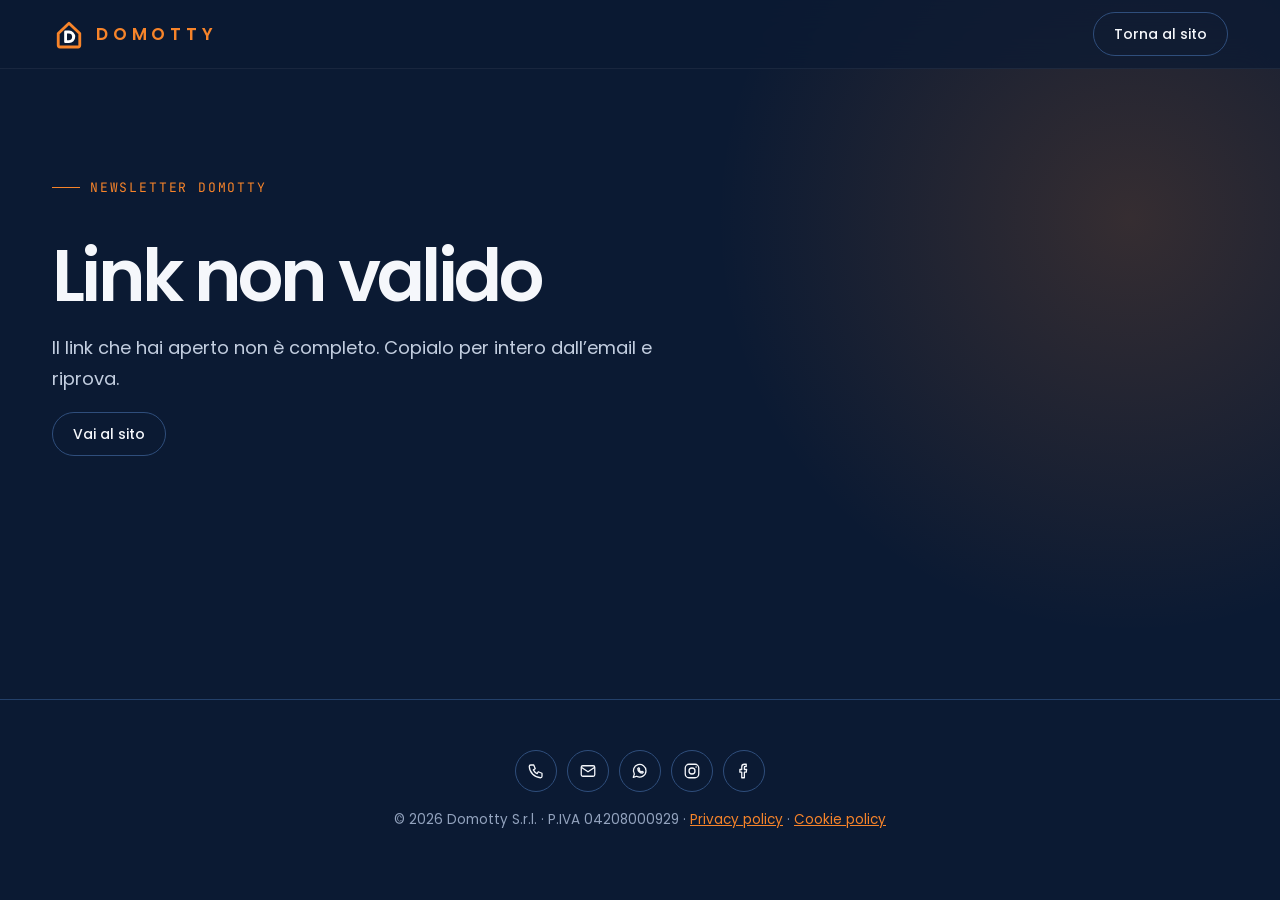
<file: conferma.html>
<!doctype html>
<html lang="it">
<head>
<meta charset="utf-8">
<meta name="viewport" content="width=device-width, initial-scale=1">
<title>Newsletter — Domotty</title>
<meta name="robots" content="noindex">
<meta name="theme-color" content="#0B1A33">
<link rel="icon" href="assets/img/favicon.svg" type="image/svg+xml">
<link rel="stylesheet" href="assets/css/fonts.css?v=20261018h">
<link rel="stylesheet" href="assets/css/legal.css?v=20261018h">
</head>
<body>
<div class="lp">
<script>try{if(localStorage.getItem('domotty-theme')==='light'){document.currentScript.parentNode.classList.add('light');document.documentElement.classList.add('light')}}catch(e){}</script>
  <header class="nav">
    <div class="nav-in">
      <a class="brand" href="./" aria-label="Domotty, torna alla home">
        <svg width="34" height="34" viewBox="0 0 120 120" aria-hidden="true"><path d="M22 58 L60 22 L98 58 V100 Q98 106 92 106 H28 Q22 106 22 100 Z" fill="none" stroke="#F7842A" stroke-width="10" stroke-linejoin="round"></path><path class="ld" fill-rule="evenodd" d="M47 48 H60 A22 22 0 0 1 60 92 H47 Q43 92 43 88 V52 Q43 48 47 48 Z M53 58 V82 H59 A12 12 0 0 0 59 58 Z"></path></svg>
        <span class="brand-word">DOMOTTY</span>
      </a>
      <div class="nav-r"><a class="btn" href="./">Torna al sito</a></div>
    </div>
  </header>
  <section class="hero" style="min-height: 70vh">
    <div class="halo" style="width: 900px; height: 900px; right: -300px; top: -300px"></div>
    <div class="wrap">
      <div class="state" id="state">
        <span class="label">Newsletter Domotty</span>
        <div class="spin" id="spin" aria-hidden="true"></div>
        <h1 id="title">Un attimo…</h1>
        <p id="text" role="status" aria-live="polite">Stiamo elaborando la tua richiesta.</p>
        <a class="btn" href="./" id="back" hidden>Vai al sito</a>
      </div>
    </div>
  </section>
  <footer class="foot"><div class="fsoc"><a href="tel:+390706270231" aria-label="Telefono"><svg width="18" height="18" viewBox="0 0 24 24" fill="none" stroke="currentColor" stroke-width="1.7" stroke-linecap="round" stroke-linejoin="round" aria-hidden="true"><path d="M5 4h4l2 5-2.5 1.5a11 11 0 0 0 5 5L15 13l5 2v4a2 2 0 0 1-2 2A16 16 0 0 1 3 6a2 2 0 0 1 2-2z"></path></svg></a><a href="mailto:assistenza@domotty.it" aria-label="Email"><svg width="18" height="18" viewBox="0 0 24 24" fill="none" stroke="currentColor" stroke-width="1.7" aria-hidden="true"><rect x="3" y="5" width="18" height="14" rx="2"></rect><path d="M3 7l9 6 9-6"></path></svg></a><a href="https://wa.me/393202812627" target="_blank" rel="noopener" aria-label="WhatsApp"><svg width="18" height="18" viewBox="0 0 24 24" fill="none" stroke="currentColor" stroke-width="1.7" stroke-linecap="round" stroke-linejoin="round" aria-hidden="true"><path d="M20 11.6A8.4 8.4 0 0 1 7.6 19L3 20.5l1.5-4.4A8.4 8.4 0 1 1 20 11.6z"></path><path d="M9 8.6c0 3.4 2.9 6.3 6.3 6.3l1.1-1.4-1.9-1-0.9.8a4.4 4.4 0 0 1-2.9-2.9l.8-.9-1-1.9z"></path></svg></a><a href="https://www.instagram.com/domotty_italia" target="_blank" rel="noopener" aria-label="Instagram"><svg width="18" height="18" viewBox="0 0 24 24" fill="none" stroke="currentColor" stroke-width="1.7" aria-hidden="true"><rect x="3" y="3" width="18" height="18" rx="5"></rect><circle cx="12" cy="12" r="4"></circle><circle cx="17.5" cy="6.5" r="1" fill="currentColor" stroke="none"></circle></svg></a><a href="https://www.facebook.com/profile.php?id=61586414318326" target="_blank" rel="noopener" aria-label="Facebook"><svg width="18" height="18" viewBox="0 0 24 24" fill="none" stroke="currentColor" stroke-width="1.7" stroke-linecap="round" stroke-linejoin="round" aria-hidden="true"><path d="M15 3h-2.5A3.5 3.5 0 0 0 9 6.5V10H6.5v3.5H9V21h3.5v-7.5H15l.5-3.5h-3V7a1 1 0 0 1 1-1H15z"></path></svg></a></div>© 2026 Domotty S.r.l. · P.IVA 04208000929 · <a href="privacy.html">Privacy policy</a> · <a href="cookie.html">Cookie policy</a></footer>
</div>
<script src="assets/js/config.js?v=20261018h"></script>
<script>
(function () {
  var q = new URLSearchParams(location.search);
  var action = q.get('azione') === 'disiscrivi' ? 'unsubscribe' : 'confirm';
  var token = q.get('t') || '';
  var $ = function (id) { return document.getElementById(id); };
  function done(title, text) {
    $('spin').hidden = true; $('title').textContent = title; $('text').textContent = text; $('back').hidden = false;
  }
  var base = String((window.DOMOTTY_CONFIG || {}).supabaseUrl || '').replace(/\/$/, '');
  if (!/^[A-Za-z0-9-]{20,80}$/.test(token)) { done('Link non valido', 'Il link che hai aperto non è completo. Copialo per intero dall’email e riprova.'); return; }
  fetch(base + '/functions/v1/newsletter', {
    method: 'POST', headers: { 'Content-Type': 'application/json' },
    body: JSON.stringify({ action: action, token: token })
  }).then(function (r) { return r.json().then(function (j) { if (!r.ok || !j.ok) throw new Error(j.error); return j; }); })
    .then(function () {
      if (action === 'confirm') done('Iscrizione confermata!', 'Grazie: d’ora in poi riceverai la newsletter Domotty. Poche email, solo quando hanno qualcosa da dire.');
      else done('Disiscrizione completata', 'Non riceverai più la newsletter. Se cambi idea, puoi iscriverti di nuovo dal sito quando vuoi.');
    })
    .catch(function () { done('Qualcosa non ha funzionato', 'Il link potrebbe essere scaduto o già usato. Se il problema continua scrivi a privacy@domotty.it.'); });
})();
</script>
</body>
</html>
</file>
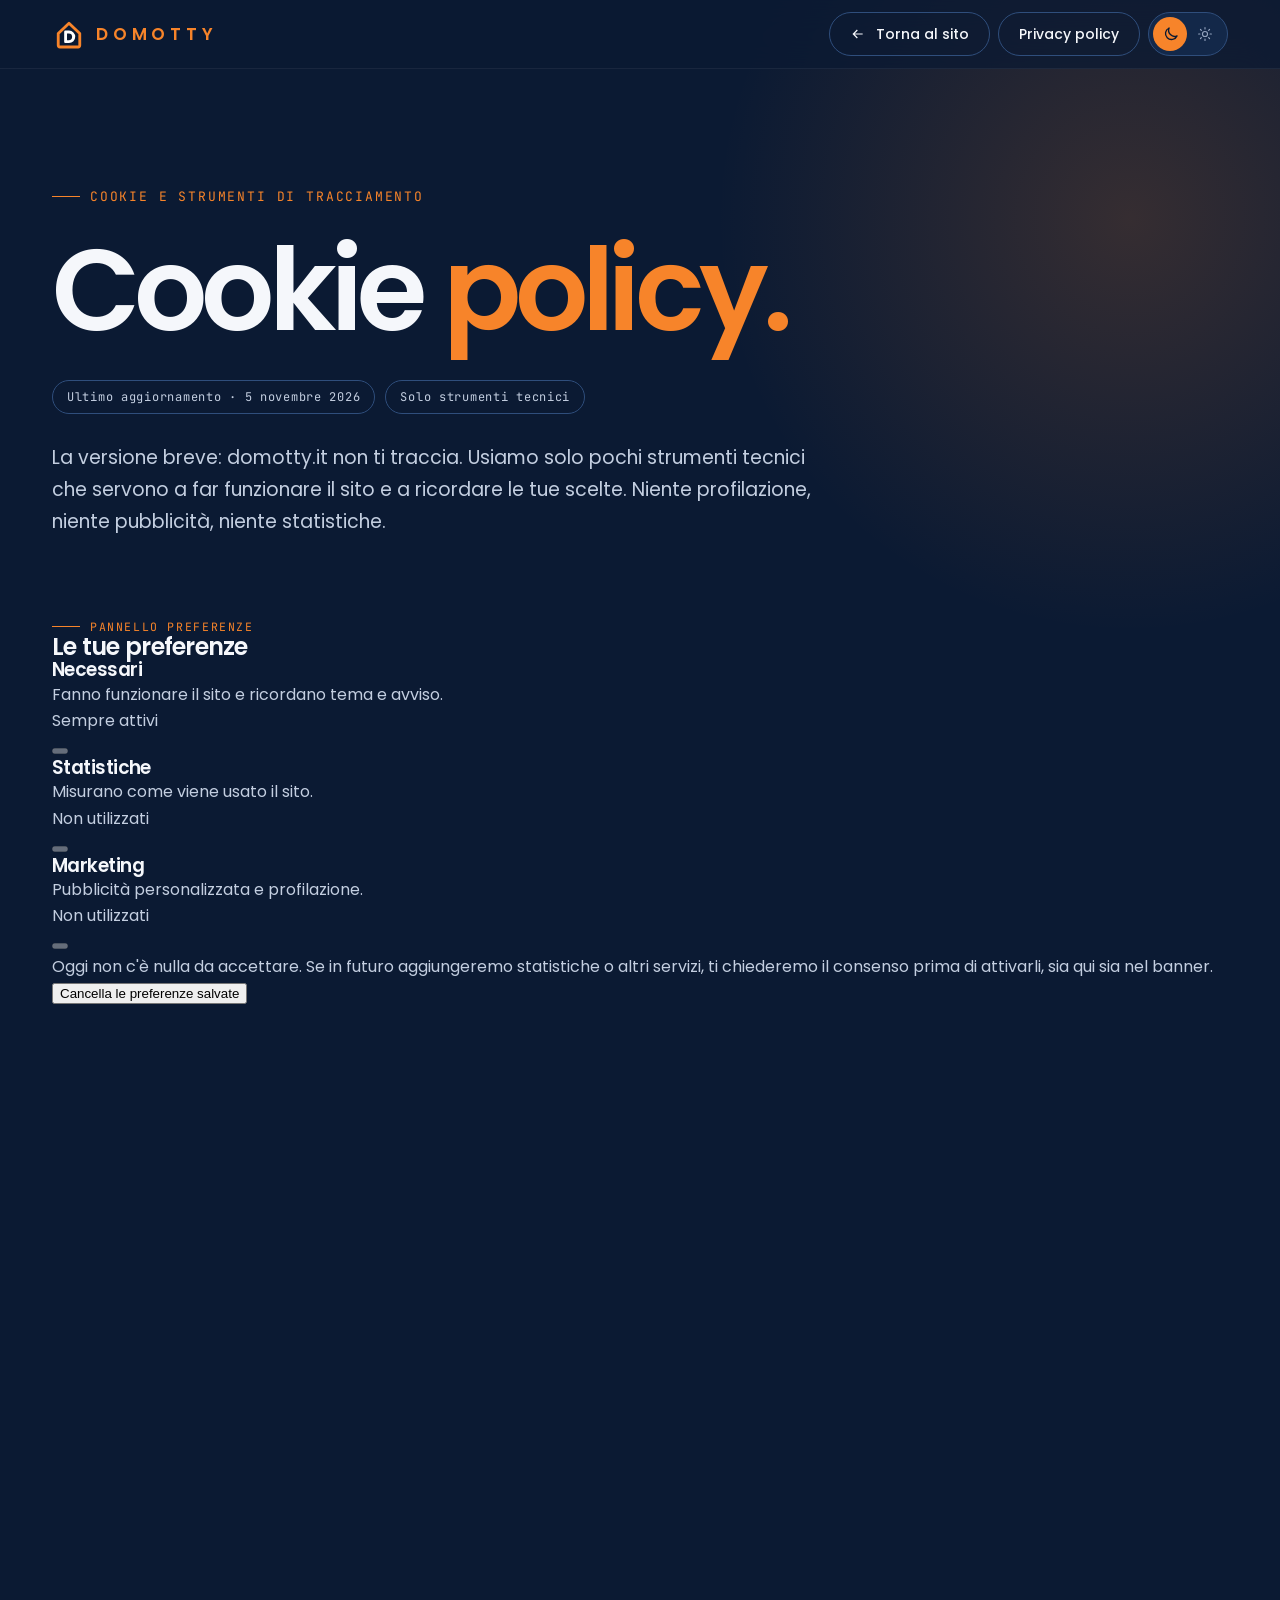
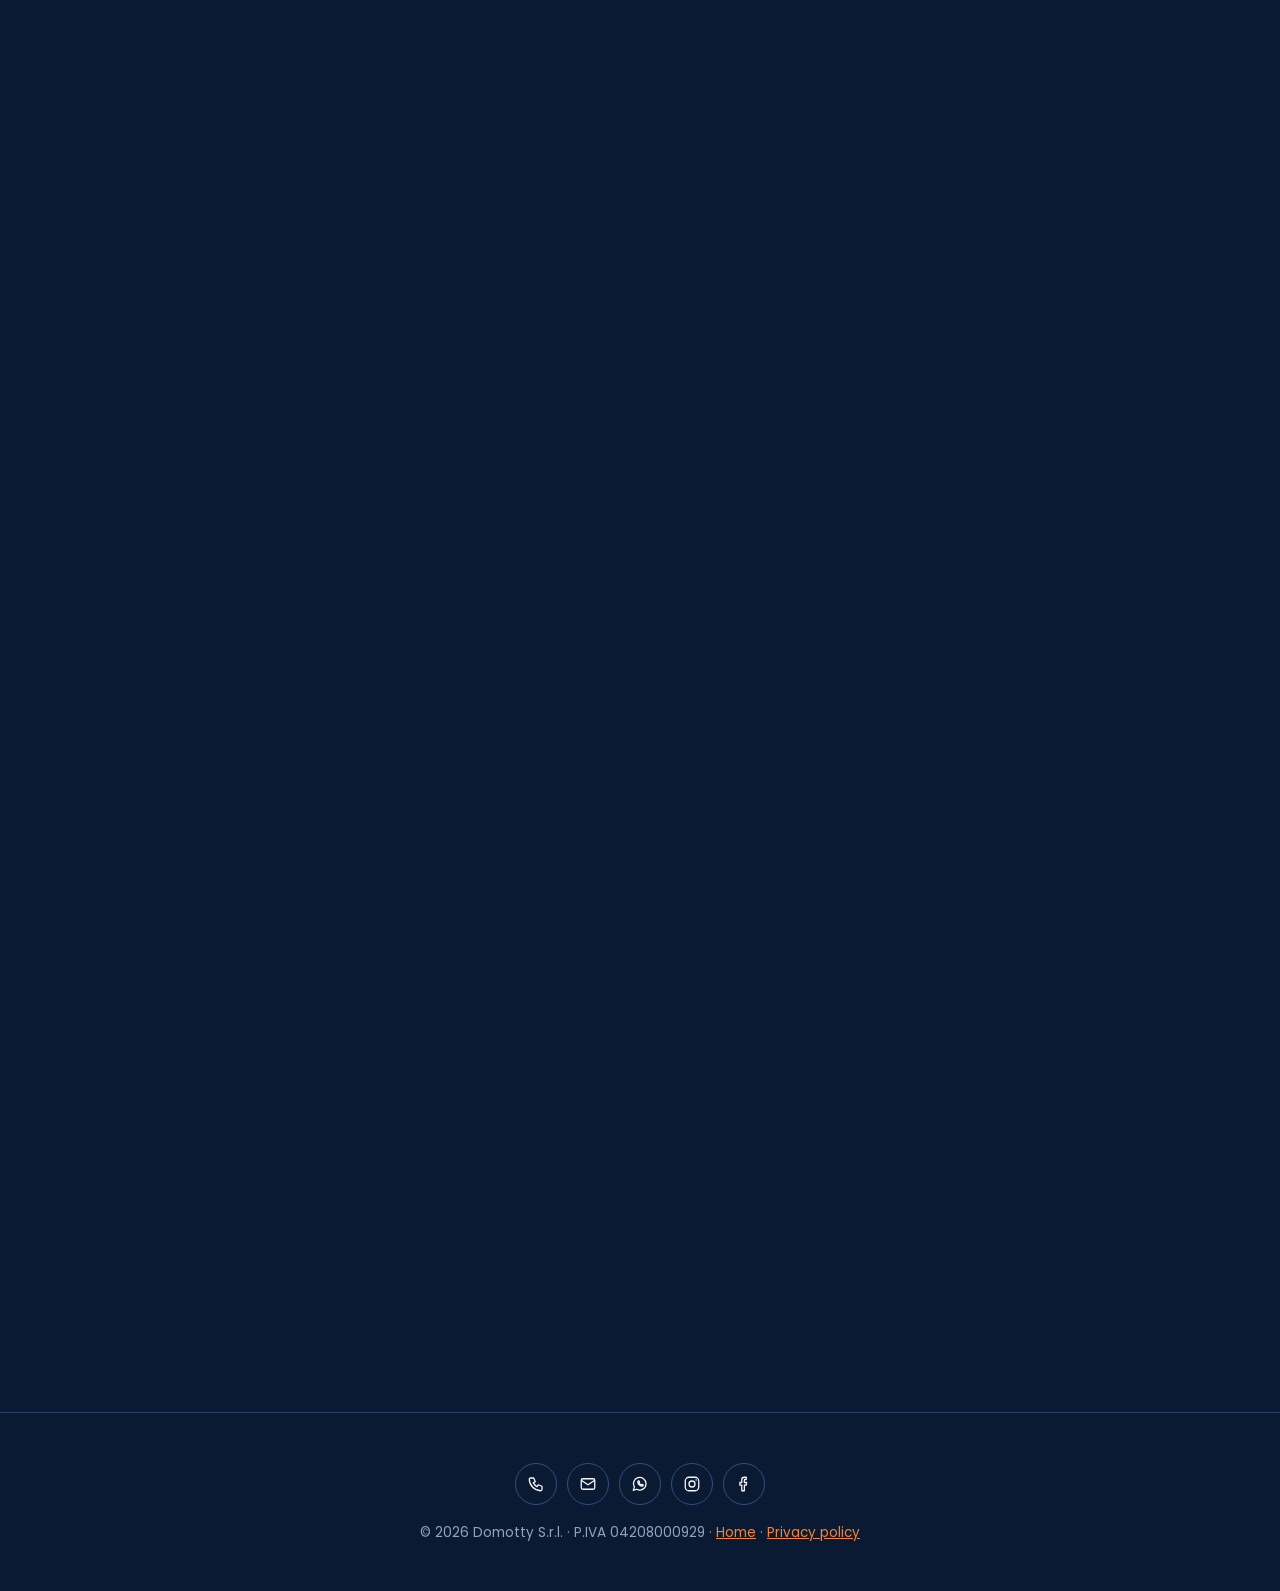
<file: cookie.html>
<!doctype html>
<html lang="it">
<head>
<meta charset="utf-8">
<meta name="viewport" content="width=device-width, initial-scale=1">
<title>Cookie policy — Domotty</title>
<meta name="description" content="Domotty.it usa solo strumenti tecnici: niente profilazione, niente pubblicità, niente statistiche.">
<link rel="canonical" href="https://domotty.it/cookie.html">
<meta name="theme-color" content="#0B1A33">
<meta property="og:type" content="website">
<meta property="og:site_name" content="Domotty">
<meta property="og:title" content="Cookie policy — Domotty">
<meta property="og:description" content="Domotty.it usa solo strumenti tecnici: niente profilazione, niente pubblicità, niente statistiche.">
<meta property="og:url" content="https://domotty.it/cookie.html">
<meta property="og:image" content="https://domotty.it/assets/img/og-image.png">
<meta property="og:locale" content="it_IT">
<link rel="icon" href="assets/img/favicon.svg" type="image/svg+xml">
<link rel="apple-touch-icon" href="assets/img/apple-touch-icon.png">
<link rel="preload" href="assets/fonts/poppins-latin-600-normal.woff2" as="font" type="font/woff2" crossorigin>
<link rel="stylesheet" href="assets/css/fonts.css?v=20261018h">
<link rel="stylesheet" href="assets/css/legal.css?v=20261018h">
</head>
<body>
<div class="lp">
<script>try{if(localStorage.getItem('domotty-theme')==='light'){document.currentScript.parentNode.classList.add('light');document.documentElement.classList.add('light')}}catch(e){}</script>
  <header class="nav">
    <div class="nav-in">
      <a class="brand" href="./" aria-label="Domotty, torna alla home">
        <svg width="34" height="34" viewBox="0 0 120 120" aria-hidden="true"><path d="M22 58 L60 22 L98 58 V100 Q98 106 92 106 H28 Q22 106 22 100 Z" fill="none" stroke="#F7842A" stroke-width="10" stroke-linejoin="round"></path><path class="ld" fill-rule="evenodd" d="M47 48 H60 A22 22 0 0 1 60 92 H47 Q43 92 43 88 V52 Q43 48 47 48 Z M53 58 V82 H59 A12 12 0 0 0 59 58 Z"></path></svg>
        <span class="brand-word">DOMOTTY</span>
      </a>
      <div class="nav-r">
        <a class="btn" href="./"><svg width="16" height="16" viewBox="0 0 24 24" fill="none" stroke="currentColor" stroke-width="1.8" aria-hidden="true"><path d="M19 12H5M11 6l-6 6 6 6"></path></svg>Torna al sito</a>
        <a class="btn" href="privacy.html">Privacy policy</a>
        <button class="theme" id="theme-toggle" aria-label="Passa al tema chiaro" aria-pressed="false">
          <span class="knob"></span>
          <svg class="mo" width="18" height="18" viewBox="0 0 24 24" fill="none" stroke="currentColor" stroke-width="1.8" stroke-linecap="round" stroke-linejoin="round" aria-hidden="true"><path d="M20 14.5A8 8 0 0 1 9.5 4a8 8 0 1 0 10.5 10.5z"></path></svg>
          <svg class="su" width="18" height="18" viewBox="0 0 24 24" fill="none" stroke="currentColor" stroke-width="1.8" stroke-linecap="round" aria-hidden="true"><circle cx="12" cy="12" r="4"></circle><path d="M12 2v2M12 20v2M2 12h2M20 12h2M4.9 4.9l1.4 1.4M17.7 17.7l1.4 1.4M4.9 19.1l1.4-1.4M17.7 6.3l1.4-1.4"></path></svg>
        </button>
      </div>
    </div>
  </header>

  <section class="hero">
    <div class="halo" style="width: 900px; height: 900px; right: -300px; top: -300px"></div>
    <div class="wrap">
      <span class="label">Cookie e strumenti di tracciamento</span>
      <h1><span style="animation-delay: .05s">Cookie</span> <span style="animation-delay: .2s; color: #F7842A">policy.</span></h1>
      <div class="meta"><span class="chip">Ultimo aggiornamento · 5 novembre 2026</span><span class="chip">Solo strumenti tecnici</span></div>
      <p class="intro">La versione breve: domotty.it non ti traccia. Usiamo solo pochi strumenti tecnici che servono a far funzionare il sito e a ricordare le tue scelte. Niente profilazione, niente pubblicità, niente statistiche.</p>
    </div>
  </section>

  <div class="wrap">
    <div class="lgrid">
      <aside class="pref" aria-label="Le tue preferenze">
        <span class="label" style="font-size: 11.5px">Pannello preferenze</span>
        <h2>Le tue preferenze</h2>
        <div class="cat">
          <div><h3>Necessari</h3><p>Fanno funzionare il sito e ricordano tema e avviso.</p><span class="st st-on">Sempre attivi</span></div>
          <button class="sw sw-on" role="switch" aria-checked="true" aria-label="Strumenti necessari, sempre attivi" disabled></button>
        </div>
        <div class="cat">
          <div><h3>Statistiche</h3><p>Misurano come viene usato il sito.</p><span class="st st-off">Non utilizzati</span></div>
          <button class="sw" role="switch" aria-checked="false" aria-label="Statistiche, non utilizzate" disabled></button>
        </div>
        <div class="cat">
          <div><h3>Marketing</h3><p>Pubblicità personalizzata e profilazione.</p><span class="st st-off">Non utilizzati</span></div>
          <button class="sw" role="switch" aria-checked="false" aria-label="Marketing, non utilizzato" disabled></button>
        </div>
        <p class="pnote">Oggi non c'è nulla da accettare. Se in futuro aggiungeremo statistiche o altri servizi, ti chiederemo il consenso prima di attivarli, sia qui sia nel banner.</p>
        <button class="pbtn" type="button" id="reset-prefs">Cancella le preferenze salvate</button>
        <p class="ok" id="reset-ok" hidden><svg width="20" height="20" viewBox="0 0 24 24" fill="none" stroke="#F7842A" stroke-width="2" aria-hidden="true"><path d="M5 12l5 5 9-10"></path></svg>Fatto. Al prossimo accesso vedrai di nuovo l'avviso.</p>
      </aside>

      <div class="content">
        <section class="lsec" data-sc="in">
          <span class="n">01</span>
          <h2>Cosa sono i cookie</h2>
          <p>I cookie sono piccoli file che un sito salva nel tuo browser. Strumenti simili, come la memoria locale del browser (localStorage), funzionano allo stesso modo. Alcuni sono tecnici e servono a far funzionare il sito; altri servono a misurare le visite o a mostrarti pubblicità. Noi usiamo solo i primi.</p>
        </section>

        <section class="lsec" data-sc="in">
          <span class="n">02</span>
          <h2>Strumenti tecnici che usiamo</h2>
          <div class="tblw">
            <table>
              <thead><tr><th>Nome</th><th>A cosa serve</th><th>Durata</th><th>Tipo</th></tr></thead>
              <tbody>
                <tr><td><code>domotty-theme</code></td><td>Ricorda se preferisci il tema chiaro o scuro</td><td>Finché non lo cancelli</td><td>Memoria locale, nostro</td></tr>
                <tr><td><code>domotty-consent</code></td><td>Ricorda che hai letto l'avviso, così non te lo mostriamo a ogni visita</td><td>6 mesi</td><td>Memoria locale, nostro</td></tr>
                <tr><td><code>[sb-…-auth-token]</code></td><td>Accesso al pannello di gestione, solo per il personale Domotty</td><td>Sessione</td><td>Tecnico, nostro</td></tr>
              </tbody>
            </table>
          </div>
          <p>Questi strumenti non richiedono il tuo consenso, perché sono necessari a fornirti il servizio che chiedi (art. 122 del Codice privacy e Linee guida del Garante del 10 giugno 2021).</p>
        </section>

        <section class="lsec" data-sc="in">
          <span class="n">03</span>
          <h2>Statistiche, marketing e terze parti</h2>
          <div class="empty"><svg width="26" height="26" viewBox="0 0 24 24" fill="none" stroke="currentColor" stroke-width="1.6" aria-hidden="true"><path d="M12 3l8 3v6c0 4.5-3.4 8-8 9-4.6-1-8-4.5-8-9V6z"></path><path d="M9 12l2 2 4-4"></path></svg><p>Al momento domotty.it non usa cookie di statistica, di marketing o di profilazione, né servizi di terze parti che li installano: niente pixel pubblicitari, mappe o video incorporati.</p></div>
          <p>Il servizio che ospita il sito (GitHub Pages) non installa cookie sul tuo browser. Per come trattiamo i dati di navigazione leggi la <a href="privacy.html">privacy policy</a>.</p>
        </section>

        <section class="lsec" data-sc="in">
          <span class="n">04</span>
          <h2>Come gestire i cookie dal browser</h2>
          <p>Oltre al pannello qui accanto, puoi vedere e cancellare cookie e dati dei siti dalle impostazioni del tuo browser:</p>
          <div class="browsers">
            <div class="bw"><b>Chrome</b><span>Impostazioni › Privacy e sicurezza › Cookie e altri dati dei siti</span></div>
            <div class="bw"><b>Safari</b><span>Impostazioni › Privacy › Gestisci dati siti web</span></div>
            <div class="bw"><b>Firefox</b><span>Impostazioni › Privacy e sicurezza › Cookie e dati dei siti</span></div>
            <div class="bw"><b>Edge</b><span>Impostazioni › Cookie e autorizzazioni sito</span></div>
          </div>
          <p>Se cancelli questi dati, il sito tornerà al tema scuro e ti mostrerà di nuovo l'avviso. Tutto il resto continuerà a funzionare.</p>
        </section>

        <section class="lsec" data-sc="in">
          <span class="n">05</span>
          <h2>Aggiornamenti e contatti</h2>
          <p>Se aggiungeremo nuovi strumenti, aggiorneremo questa pagina e, quando servirà il consenso, te lo chiederemo prima di attivarli. Non ti richiederemo una scelta già fatta prima di 6 mesi, salvo cambiamenti importanti.</p>
          <p>Per qualsiasi domanda scrivi a <a href="mailto:privacy@domotty.it">privacy@domotty.it</a>. Titolare: Domotty S.r.l., Via Monsignor Cherchi 26, 09026 San Sperate (CA).</p>
        </section>
      </div>
    </div>
  </div>

  <footer class="foot"><div class="fsoc"><a href="tel:+390706270231" aria-label="Telefono"><svg width="18" height="18" viewBox="0 0 24 24" fill="none" stroke="currentColor" stroke-width="1.7" stroke-linecap="round" stroke-linejoin="round" aria-hidden="true"><path d="M5 4h4l2 5-2.5 1.5a11 11 0 0 0 5 5L15 13l5 2v4a2 2 0 0 1-2 2A16 16 0 0 1 3 6a2 2 0 0 1 2-2z"></path></svg></a><a href="mailto:assistenza@domotty.it" aria-label="Email"><svg width="18" height="18" viewBox="0 0 24 24" fill="none" stroke="currentColor" stroke-width="1.7" aria-hidden="true"><rect x="3" y="5" width="18" height="14" rx="2"></rect><path d="M3 7l9 6 9-6"></path></svg></a><a href="https://wa.me/393202812627" target="_blank" rel="noopener" aria-label="WhatsApp"><svg width="18" height="18" viewBox="0 0 24 24" fill="none" stroke="currentColor" stroke-width="1.7" stroke-linecap="round" stroke-linejoin="round" aria-hidden="true"><path d="M20 11.6A8.4 8.4 0 0 1 7.6 19L3 20.5l1.5-4.4A8.4 8.4 0 1 1 20 11.6z"></path><path d="M9 8.6c0 3.4 2.9 6.3 6.3 6.3l1.1-1.4-1.9-1-0.9.8a4.4 4.4 0 0 1-2.9-2.9l.8-.9-1-1.9z"></path></svg></a><a href="https://www.instagram.com/domotty_italia" target="_blank" rel="noopener" aria-label="Instagram"><svg width="18" height="18" viewBox="0 0 24 24" fill="none" stroke="currentColor" stroke-width="1.7" aria-hidden="true"><rect x="3" y="3" width="18" height="18" rx="5"></rect><circle cx="12" cy="12" r="4"></circle><circle cx="17.5" cy="6.5" r="1" fill="currentColor" stroke="none"></circle></svg></a><a href="https://www.facebook.com/profile.php?id=61586414318326" target="_blank" rel="noopener" aria-label="Facebook"><svg width="18" height="18" viewBox="0 0 24 24" fill="none" stroke="currentColor" stroke-width="1.7" stroke-linecap="round" stroke-linejoin="round" aria-hidden="true"><path d="M15 3h-2.5A3.5 3.5 0 0 0 9 6.5V10H6.5v3.5H9V21h3.5v-7.5H15l.5-3.5h-3V7a1 1 0 0 1 1-1H15z"></path></svg></a></div>© 2026 Domotty S.r.l. · P.IVA 04208000929 · <a href="./">Home</a> · <a href="privacy.html">Privacy policy</a></footer>
</div>
<script src="assets/js/legal.js?v=20261018h"></script>
</body>
</html>
</file>
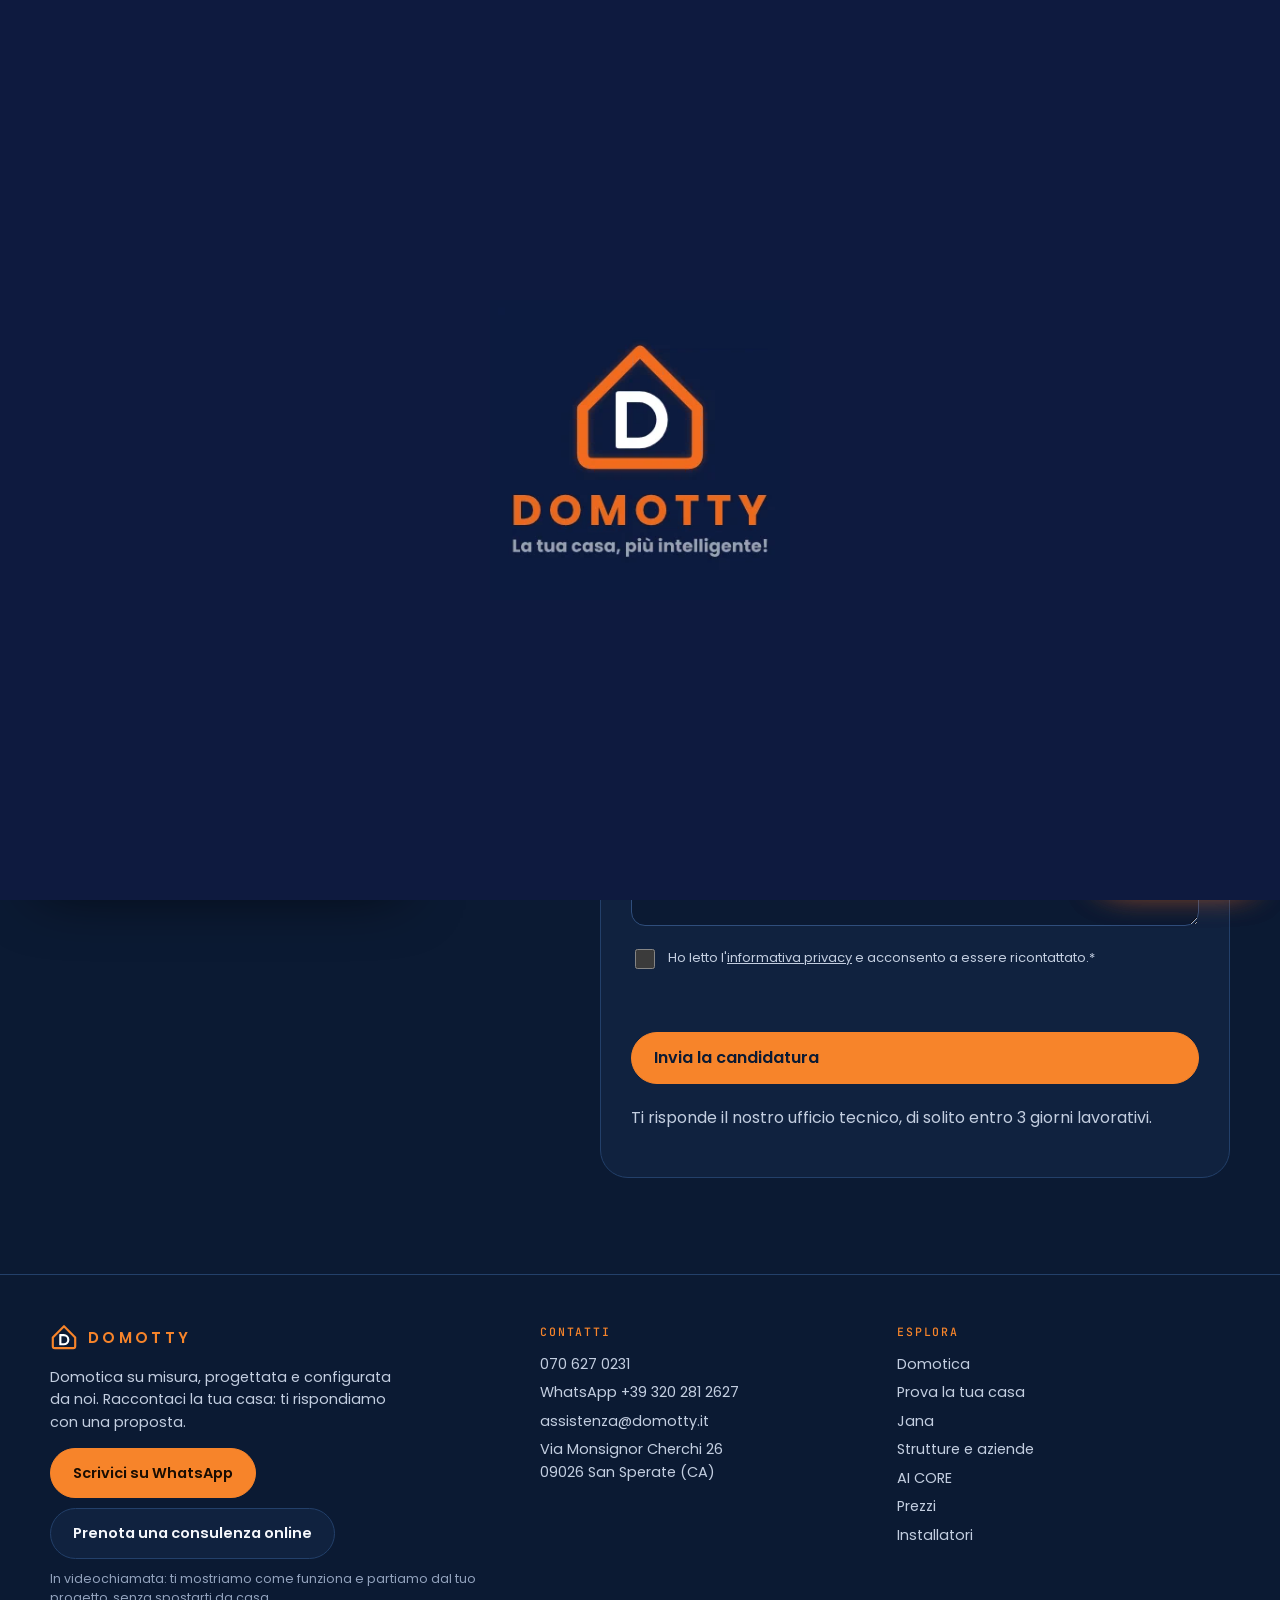
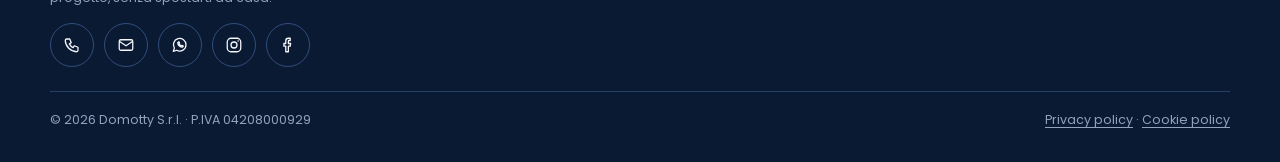
<file: installatori.html>
<!DOCTYPE html>
<html lang="it">
<head>
<meta charset="utf-8">
<meta name="viewport" content="width=device-width, initial-scale=1">
<title>Installatori partner — Domotty</title>
<meta name="description" content="Sei un installatore elettrico o di sicurezza? Proponi la domotica Domotty nella tua zona: formazione, richieste dal sito e supporto tecnico.">
<link rel="canonical" href="https://domotty.it/installatori.html">
<meta name="theme-color" content="#0B1A33">
<meta property="og:type" content="website">
<meta property="og:site_name" content="Domotty">
<meta property="og:title" content="Installatori partner — Domotty">
<meta property="og:description" content="Sei un installatore elettrico o di sicurezza? Proponi la domotica Domotty nella tua zona: formazione, richieste dal sito e supporto tecnico.">
<meta property="og:url" content="https://domotty.it/installatori.html">
<meta property="og:image" content="https://domotty.it/assets/img/og-image.png">
<meta property="og:locale" content="it_IT">
<link rel="icon" href="assets/img/favicon.svg" type="image/svg+xml">
<link rel="apple-touch-icon" href="assets/img/apple-touch-icon.png">
<link rel="preload" href="assets/fonts/poppins-latin-600-normal.woff2" as="font" type="font/woff2" crossorigin>
<link rel="stylesheet" href="assets/css/fonts.css?v=20261112a">
<link rel="stylesheet" href="assets/css/home.css?v=20261114a">
<style>.fgrid{display:grid;grid-template-columns:repeat(2,minmax(0,1fr));gap:14px;margin-top:22px}
.fld{display:flex;flex-direction:column;gap:7px;font-size:13px;color:var(--t2)}
.fld input,.fld textarea{border-radius:14px;border:1px solid #2F4E7C;background:#0B1A33;color:var(--t1);padding:13px 15px;font-family:inherit;font-size:15px;min-height:48px}
.fld textarea{min-height:110px;resize:vertical}
.fld input:focus,.fld textarea:focus{outline:2px solid var(--or);outline-offset:1px}
.consent{display:flex;gap:10px;align-items:flex-start;font-size:13px;color:var(--t2);margin-top:16px}
.consent input{width:20px;height:20px;accent-color:#F7842A;margin-top:1px}
.hp{position:absolute !important;left:-9999px;width:1px;height:1px;opacity:0}
.fld input:invalid:not(:placeholder-shown){border-color:#FF8A7A}
.inst-in{align-items:flex-start}
.inst-pts{list-style:none;margin:0;padding:0;display:flex;flex-direction:column;gap:12px}
.inst-form{flex:1 1 500px;min-width:0;background:var(--s1);border:1px solid var(--b1);border-radius:28px;padding:30px;display:flex;flex-direction:column;gap:6px}
.inst-form h3{font-size:22px;letter-spacing:-.02em}
.inst-form .fgrid{margin-top:16px}
.inst-form .fld input,.inst-form .fld textarea,.inst-form .fld select{border-radius:14px;border:1px solid #2F4E7C;background:var(--bg);color:var(--t1);padding:12px 14px;font-family:inherit;font-size:15px;min-height:48px}
.inst-form .fld select:focus{outline:2px solid var(--or);outline-offset:1px}
.inst-lav{border:0;margin:18px 0 0;padding:0;display:flex;flex-wrap:wrap;gap:8px}
.inst-lav legend{font-size:13px;color:var(--t2);margin-bottom:10px;padding:0}
.inst-lav label{display:inline-flex;align-items:center;gap:8px;min-height:44px;padding:0 14px;border-radius:999px;border:1px solid #2F4E7C;font-size:14px;cursor:pointer}
.inst-lav input{width:16px;height:16px;accent-color:#F7842A;margin:0}
.inst-form .btn{width:100%;margin-top:16px}
.inst-ok{margin-top:12px;padding:14px 16px;border-radius:16px;background:#163056;border:1px solid var(--or);color:var(--t1);font-size:15px}
.inst-pts li{display:flex;flex-direction:column;gap:2px}.inst-pts strong{color:var(--t1)}.inst-l{flex:1 1 380px}.inst-l h2{font-size:clamp(30px,4vw,46px)}</style>
<script type="application/ld+json">{"@context":"https://schema.org","@type":"LocalBusiness","name":"Domotty S.r.l.","url":"https://domotty.it/","logo":"https://domotty.it/assets/img/apple-touch-icon.png","email":"assistenza@domotty.it","vatID":"IT04208000929","telephone":"+390706270231","sameAs":["https://www.instagram.com/domotty_italia","https://www.facebook.com/profile.php?id=61586414318326"],"description":"Domotica su misura per case e uffici, software in cloud, gestionali e intelligenza artificiale per le aziende.","address":{"@type":"PostalAddress","streetAddress":"Via Monsignor Cherchi 26","postalCode":"09026","addressLocality":"San Sperate","addressRegion":"CA","addressCountry":"IT"}}</script>
<style id="dmtBootCss">#dmtBoot{position:fixed;inset:0;z-index:9999;background:#0E1A3F;display:flex;align-items:center;justify-content:center;transition:opacity .45s ease,visibility .45s}#dmtBoot img{width:min(300px,70vw);height:auto;aspect-ratio:1}#dmtBoot.out{opacity:0;visibility:hidden}html.nosplash #dmtBoot{display:none}</style>
<script>try{if(sessionStorage.getItem('dmtBoot')||matchMedia('(prefers-reduced-motion: reduce)').matches)document.documentElement.classList.add('nosplash')}catch(e){}</script>
</head>
<body class="dm">
<div id="dmtBoot" aria-hidden="true"><img alt="" src="assets/boot/domotty-boot-intro.webp" width="320" height="320"></div>
<script>(function(){var d=document.documentElement,b=document.getElementById('dmtBoot');if(!b)return;if(d.classList.contains('nosplash')){b.remove();return}try{sessionStorage.setItem('dmtBoot','1')}catch(e){}var im=b.querySelector('img'),intro=false,load=false,t0=Date.now(),done=false;function end(){if(done)return;done=true;var lg=document.querySelector('.lanim');if(lg){lg.classList.add('draw');setTimeout(function(){lg.classList.remove('draw')},2600)}b.classList.add('out');setTimeout(function(){b.remove()},500)}function chk(){if(intro&&load)end()}var lp=new Image();lp.src='assets/boot/domotty-boot-loop.webp';function go(){setTimeout(function(){intro=true;if(!load)im.src=lp.src;chk()},2440)}if(im.complete)go();else{im.onload=go;im.onerror=end}if(document.readyState==='complete')load=true;else addEventListener('load',function(){load=true;chk()});setTimeout(end,7000);b.addEventListener('click',end)})();</script>
<div class="bgfx" aria-hidden="true">
  <svg class="plan" viewBox="0 0 1200 800">
    <g stroke="#F7842A">
      <path pathLength="100" style="--d: 0" d="M100 100 H1100 V700 H100 Z"></path>
      <path pathLength="100" style="--d: .15" d="M520 100 V420 M100 420 H720 M720 420 V700 M860 100 V320 H1100"></path>
      <path pathLength="100" style="--d: .3" d="M520 470 A50 50 0 0 1 570 420 M720 520 A50 50 0 0 0 770 470 M860 370 A50 50 0 0 1 910 320"></path>
    </g>
    <g stroke="#C3CEE0">
      <path pathLength="100" style="--d: .45" d="M170 170 H390 V320 H170 Z M170 210 H390"></path>
      <path pathLength="100" style="--d: .6" d="M180 520 H470 V610 H180 Z M180 545 H470"></path>
      <path pathLength="100" style="--d: .75" d="M900 520 a70 70 0 1 0 140 0 a70 70 0 1 0 -140 0"></path>
      <path pathLength="100" style="--d: .9" d="M740 130 H840 V300 M960 130 H1060"></path>
      <path pathLength="100" style="--d: 1.05" d="M100 60 H1100 M60 100 V700 M95 55 V65 M1105 55 V65"></path>
    </g>
    <circle class="lamp" style="--t: .12" cx="280" cy="265" r="40" fill="#F7842A" opacity=".5"></circle>
    <circle class="lamp" style="--t: .3" cx="325" cy="565" r="50" fill="#F7842A" opacity=".5"></circle>
    <circle class="lamp" style="--t: .5" cx="970" cy="520" r="45" fill="#F7842A" opacity=".5"></circle>
    <circle class="lamp" style="--t: .7" cx="980" cy="210" r="40" fill="#F7842A" opacity=".5"></circle>
    <circle class="lamp" style="--t: .85" cx="620" cy="260" r="40" fill="#F7842A" opacity=".5"></circle>
  </svg>
  <div class="fx" style="left: 6%; top: 18%; --sp: -900px; --rt: 30deg"><svg width="90" height="90" viewBox="0 0 24 24" fill="none" stroke="currentColor" stroke-width=".9"><path d="M9 18h6M10 21h4M12 3a6 6 0 0 0-4 10.5c.8.8 1 1.5 1 2.5h6c0-1 .2-1.7 1-2.5A6 6 0 0 0 12 3z"></path></svg></div>
  <div class="fx w" style="right: 7%; top: 30%; --sp: -1400px; --rt: -50deg"><svg width="120" height="120" viewBox="0 0 24 24" fill="none" stroke="currentColor" stroke-width=".7"><path class="wifi" d="M5 12.5a10 10 0 0 1 14 0"></path><path class="wifi" style="animation-delay: .4s" d="M8 15.5a6 6 0 0 1 8 0"></path><circle cx="12" cy="19" r="1"></circle><path class="wifi" style="animation-delay: .8s" d="M2 9.5a14 14 0 0 1 20 0"></path></svg></div>
  <div class="fx" style="left: 12%; top: 70%; --sp: -1800px; --rt: 60deg"><svg width="70" height="70" viewBox="0 0 24 24" fill="none" stroke="currentColor" stroke-width=".9"><path d="M14 14.8V5a2 2 0 0 0-4 0v9.8a4 4 0 1 0 4 0z"></path></svg></div>
  <div class="fx w" style="right: 14%; top: 82%; --sp: -2200px; --rt: -30deg"><svg width="80" height="80" viewBox="0 0 24 24" fill="none" stroke="currentColor" stroke-width=".8"><rect x="5" y="11" width="14" height="10" rx="2"></rect><path d="M8 11V7a4 4 0 0 1 8 0v4"></path></svg></div>
  <div class="fx" style="left: 46%; top: 108%; --sp: -2600px; --rt: 90deg"><svg width="100" height="100" viewBox="0 0 24 24" fill="none" stroke="currentColor" stroke-width=".7"><circle cx="12" cy="12" r="4"></circle><path d="M12 2v2M12 20v2M2 12h2M20 12h2M4.9 4.9l1.4 1.4M17.7 17.7l1.4 1.4M4.9 19.1l1.4-1.4M17.7 6.3l1.4-1.4"></path></svg></div>
  <div class="fx w" style="left: 30%; top: 130%; --sp: -3000px; --rt: -70deg"><svg width="84" height="84" viewBox="0 0 24 24" fill="none" stroke="currentColor" stroke-width=".8"><path d="M4 4h16v16H4zM4 9h16M4 14h16"></path></svg></div>
</div>


<div class="strip">Cerchiamo installatori in tutta Italia. <a href="installatori.html">Candidati</a></div>
<nav class="nav" aria-label="Menu principale"><div class="wrap">
  <a class="logo lanim" href="index.html#top" aria-label="Domotty, torna su"><svg viewBox="190 85 260 260" aria-hidden="true"><path class="lh" pathLength="1" d="M320 319 H234 Q216 319 216 301 V219 L320 115 L424 219 V301 Q424 319 406 319 Z" fill="none" stroke="#F7842A" stroke-width="20" stroke-linejoin="round" stroke-linecap="round"/><path class="ld" d="M282 188 H318 A52 52 0 0 1 318 292 H282 Q276 292 276 286 V194 Q276 188 282 188 Z M296 208 H318 A32 32 0 0 1 318 272 H296 Z" fill="#FFFFFF" fill-rule="evenodd"/><path class="lsw" pathLength="1" d="M320 319 H234 Q216 319 216 301 V219 L320 115 L424 219 V301 Q424 319 406 319 Z" fill="none" stroke="#FFE3C9" stroke-width="20" stroke-linejoin="round" stroke-linecap="round"/></svg>DOMOTTY</a>
  <div class="menu"><a href="index.html#domotica">Domotica</a><a href="index.html#prova">Prova la tua casa</a><a href="index.html#jana">Jana</a><a href="aziende.html">Aziende</a><a href="index.html#prezzo">Prezzi</a></div>
  <a class="btn pri" href="index.html#contatti">Contattaci</a>
</div></nav>

<main><section class="inst-page" style="padding-top:64px" id="installatori">
  <div class="wrap inst-in" style="display:flex;gap:40px;flex-wrap:wrap">
    <div class="inst-l rv" data-sc="in" data-len=".9">
      <p class="eyebrow">Installatori partner</p>
      <h2 >Installa Domotty <em>nella tua zona.</em></h2>
      <p class="inst-p">Stiamo cominciando a cercare installatori elettrici e di sicurezza che vogliano proporre e installare la nostra domotica, nelle case e nelle strutture ricettive.</p>
      <ul class="inst-pts">
        <li><strong>Formazione sul prodotto</strong><span>Configurazione, pannello, app e integrazioni, con un nostro tecnico.</span></li>
        <li><strong>Richieste dalla tua zona</strong><span>I sopralluoghi che arrivano dal sito vicino a te li passiamo a te.</span></li>
        <li><strong>Supporto tecnico da remoto</strong><span>Durante l'installazione e dopo, sugli impianti dei tuoi clienti.</span></li>
        <li><strong>Condizioni riservate</strong><span>Listino installatore e materiale per presentare il prodotto.</span></li>
      </ul>
    </div>
    <form class="inst-form rv" id="inst-form" data-sc="in" data-len="1" novalidate>
      <h3>La tua candidatura</h3>
      <div class="fgrid">
        <label class="fld">Ragione sociale*<input type="text" name="azienda" placeholder=" " autocomplete="organization" required maxlength="160"></label>
        <label class="fld">Partita IVA*<input type="text" name="piva" placeholder=" " inputmode="numeric" required maxlength="16"></label>
        <label class="fld">Nome e cognome*<input type="text" name="nome" placeholder=" " autocomplete="name" required maxlength="120"></label>
        <label class="fld">Telefono*<input type="tel" name="telefono" placeholder=" " autocomplete="tel" required maxlength="40"></label>
        <label class="fld">Email*<input type="email" name="email" placeholder=" " autocomplete="email" required maxlength="200"></label>
        <label class="fld">Province in cui lavori*<input type="text" name="province" placeholder="Es. CA, SU, OR" required maxlength="120"></label>
      </div>
      <fieldset class="inst-lav">
        <legend>Cosa installi oggi</legend>
        <label><input type="checkbox" name="lavori" value="Impianti elettrici">Impianti elettrici</label>
        <label><input type="checkbox" name="lavori" value="Domotica (KNX o simili)">Domotica (KNX o simili)</label>
        <label><input type="checkbox" name="lavori" value="Allarme e videosorveglianza">Allarme e videosorveglianza</label>
        <label><input type="checkbox" name="lavori" value="Climatizzazione">Climatizzazione</label>
        <label><input type="checkbox" name="lavori" value="Fotovoltaico">Fotovoltaico</label>
        <label><input type="checkbox" name="lavori" value="Reti e Wi-Fi">Reti e Wi-Fi</label>
      </fieldset>
      <div class="fgrid">
        <label class="fld">Quante persone in squadra<select name="squadra"><option>Lavoro da solo</option><option>2–5</option><option>6–15</option><option>Più di 15</option></select></label>
        <label class="fld">Abilitazione (DM 37/08)<select name="abilitazione"><option>Sì, lettere A e B</option><option>Sì, solo lettera A</option><option>No</option></select></label>
        <label class="fld full">Raccontaci di te<textarea name="messaggio" maxlength="3000" placeholder="Da quanti anni, che lavori fai, se hai già installato domotica…"></textarea></label>
      </div>
      <input class="hp" type="text" name="website" tabindex="-1" autocomplete="off" aria-hidden="true">
      <label class="consent"><input type="checkbox" name="privacy" required><span>Ho letto l'<a href="privacy.html">informativa privacy</a> e acconsento a essere ricontattato.*</span></label>
      <p class="form-err" id="inst-err" role="alert"></p>
      <button class="btn btn-or" type="submit"><span class="js-inst">Invia la candidatura</span></button>
      <p class="inst-small">Ti risponde il nostro ufficio tecnico, di solito entro 3 giorni lavorativi.</p>
      <div class="inst-ok" id="inst-ok" hidden><strong>Candidatura inviata.</strong> È arrivata ad assistenza@domotty.it: ti scriviamo noi.</div>
    </form>
  </div>
</section></main>
<footer id="contatti"><div class="wrap">
  <div><a class="logo" href="index.html#top"><svg viewBox="190 85 260 260" aria-hidden="true"><path d="M320 319 H234 Q216 319 216 301 V219 L320 115 L424 219 V301 Q424 319 406 319 Z" fill="none" stroke="#F7842A" stroke-width="20" stroke-linejoin="round" stroke-linecap="round"/><path d="M282 188 H318 A52 52 0 0 1 318 292 H282 Q276 292 276 286 V194 Q276 188 282 188 Z M296 208 H318 A32 32 0 0 1 318 272 H296 Z" fill="#FFFFFF" fill-rule="evenodd"/></svg>DOMOTTY</a><p style="max-width:40ch">Domotica su misura, progettata e configurata da noi. Raccontaci la tua casa: ti rispondiamo con una proposta.</p><span style="display:flex;gap:10px;flex-wrap:wrap"><a class="btn pri" href="https://wa.me/393202812627" target="_blank" rel="noopener">Scrivici su WhatsApp</a><a class="btn" href="index.html#contatti">Prenota una consulenza online</a></span><p class="note" style="margin:10px 0 0">In videochiamata: ti mostriamo come funziona e partiamo dal tuo progetto, senza spostarti da casa.</p>
<div class="socials">
          <a href="tel:+390706270231" aria-label="Chiamaci"><svg width="18" height="18" viewBox="0 0 24 24" fill="none" stroke="currentColor" stroke-width="1.7" stroke-linecap="round" stroke-linejoin="round" aria-hidden="true"><path d="M5 4h4l2 5-2.5 1.5a11 11 0 0 0 5 5L15 13l5 2v4a2 2 0 0 1-2 2A16 16 0 0 1 3 6a2 2 0 0 1 2-2z"></path></svg></a>
          <a href="mailto:assistenza@domotty.it" aria-label="Scrivici una email"><svg width="18" height="18" viewBox="0 0 24 24" fill="none" stroke="currentColor" stroke-width="1.7" aria-hidden="true"><rect x="3" y="5" width="18" height="14" rx="2"></rect><path d="M3 7l9 6 9-6"></path></svg></a>
          <a href="https://wa.me/393202812627" target="_blank" rel="noopener" aria-label="Scrivici su WhatsApp"><svg width="18" height="18" viewBox="0 0 24 24" fill="none" stroke="currentColor" stroke-width="1.7" stroke-linecap="round" stroke-linejoin="round" aria-hidden="true"><path d="M20 11.6A8.4 8.4 0 0 1 7.6 19L3 20.5l1.5-4.4A8.4 8.4 0 1 1 20 11.6z"></path><path d="M9 8.6c0 3.4 2.9 6.3 6.3 6.3l1.1-1.4-1.9-1-0.9.8a4.4 4.4 0 0 1-2.9-2.9l.8-.9-1-1.9z"></path></svg></a>
          <a href="https://www.instagram.com/domotty_italia" target="_blank" rel="noopener" aria-label="Domotty su Instagram"><svg width="18" height="18" viewBox="0 0 24 24" fill="none" stroke="currentColor" stroke-width="1.7" aria-hidden="true"><rect x="3" y="3" width="18" height="18" rx="5"></rect><circle cx="12" cy="12" r="4"></circle><circle cx="17.5" cy="6.5" r="1" fill="currentColor" stroke="none"></circle></svg></a>
          <a href="https://www.facebook.com/profile.php?id=61586414318326" target="_blank" rel="noopener" aria-label="Domotty su Facebook"><svg width="18" height="18" viewBox="0 0 24 24" fill="none" stroke="currentColor" stroke-width="1.7" stroke-linecap="round" stroke-linejoin="round" aria-hidden="true"><path d="M15 3h-2.5A3.5 3.5 0 0 0 9 6.5V10H6.5v3.5H9V21h3.5v-7.5H15l.5-3.5h-3V7a1 1 0 0 1 1-1H15z"></path></svg></a>
        </div></div>
  <div><h4>Contatti</h4><ul><li><a href="tel:+390706270231">070 627 0231</a></li><li><a href="https://wa.me/393202812627">WhatsApp +39 320 281 2627</a></li><li><a href="mailto:assistenza@domotty.it">assistenza@domotty.it</a></li><li>Via Monsignor Cherchi 26<br>09026 San Sperate (CA)</li></ul></div>
  <div><h4>Esplora</h4><ul><li><a href="index.html#domotica">Domotica</a></li><li><a href="index.html#prova">Prova la tua casa</a></li><li><a href="index.html#jana">Jana</a></li><li><a href="aziende.html">Strutture e aziende</a></li><li><a href="aziende.html#aicore">AI CORE</a></li><li><a href="index.html#prezzo">Prezzi</a></li><li><a href="installatori.html">Installatori</a></li></ul></div>
  <div class="legal"><span>© 2026 Domotty S.r.l. · P.IVA 04208000929</span><span><a href="privacy.html">Privacy policy</a> · <a href="cookie.html">Cookie policy</a></span></div>
</div></footer>
<div class="tabs" id="tabs" aria-label="Novità">
  <div class="tab tab-j">
    <button class="tab-h" type="button" aria-expanded="false" aria-controls="tab-j-b"><span class="tab-ic"><svg class="jsym " width="30" height="30" viewBox="24 24 152 152" aria-hidden="true"><circle class="jd jo" cx="35" cy="100" r="6" style="animation-delay:0.70s"/><circle class="jd jo" cx="48" cy="87" r="6" style="animation-delay:0.75s"/><circle class="jd jo" cx="48" cy="113" r="6" style="animation-delay:0.65s"/><circle class="jd jo" cx="61" cy="74" r="6" style="animation-delay:0.83s"/><circle class="jd jo" cx="61" cy="126" r="6" style="animation-delay:0.57s"/><circle class="jd jo" cx="74" cy="61" r="6" style="animation-delay:0.92s"/><circle class="jd jo" cx="74" cy="139" r="6" style="animation-delay:0.48s"/><circle class="jd jo" cx="87" cy="48" r="6" style="animation-delay:1.00s"/><circle class="jd jo" cx="87" cy="152" r="6" style="animation-delay:0.40s"/><circle class="jd jo" cx="100" cy="35" r="6" style="animation-delay:1.05s"/><circle class="jd jo" cx="100" cy="165" r="6" style="animation-delay:0.35s"/><circle class="jd jo" cx="113" cy="48" r="6" style="animation-delay:1.10s"/><circle class="jd jo" cx="113" cy="152" r="6" style="animation-delay:0.30s"/><circle class="jd jo" cx="126" cy="61" r="6" style="animation-delay:1.18s"/><circle class="jd jo" cx="126" cy="139" r="6" style="animation-delay:0.22s"/><circle class="jd jo" cx="139" cy="74" r="6" style="animation-delay:1.27s"/><circle class="jd jo" cx="139" cy="126" r="6" style="animation-delay:0.13s"/><circle class="jd jo" cx="152" cy="87" r="6" style="animation-delay:1.35s"/><circle class="jd jo" cx="152" cy="113" r="6" style="animation-delay:0.05s"/><circle class="jd jo" cx="165" cy="100" r="6" style="animation-delay:0.00s"/><circle class="jd ji" cx="61" cy="100" r="5" style="animation-delay:0.90s"/><circle class="jd ji" cx="74" cy="87" r="5" style="animation-delay:1.00s"/><circle class="jd ji" cx="74" cy="113" r="5" style="animation-delay:0.80s"/><circle class="jd ji" cx="87" cy="74" r="5" style="animation-delay:1.15s"/><circle class="jd ji" cx="87" cy="126" r="5" style="animation-delay:0.65s"/><circle class="jd ji" cx="100" cy="61" r="5" style="animation-delay:1.25s"/><circle class="jd ji" cx="100" cy="139" r="5" style="animation-delay:0.55s"/><circle class="jd ji" cx="113" cy="74" r="5" style="animation-delay:1.35s"/><circle class="jd ji" cx="113" cy="126" r="5" style="animation-delay:0.45s"/><circle class="jd ji" cx="126" cy="87" r="5" style="animation-delay:1.50s"/><circle class="jd ji" cx="126" cy="113" r="5" style="animation-delay:0.30s"/><circle class="jd ji" cx="139" cy="100" r="5" style="animation-delay:0.20s"/><path class="jc" d="M100 80 L120 100 L100 120 L80 100 Z"/></svg></span><span class="tab-s">Ecco Jana</span></button>
    <div class="tab-b" id="tab-j-b"><p><b>Jana è arrivata.</b> L'assistente personale di Domotty, dentro la tua domotica: le parli e lei risponde.</p><a class="tab-go" href="index.html#jana">Provala ora<svg width="14" height="14" viewBox="0 0 24 24" fill="none" stroke="currentColor" stroke-width="2" aria-hidden="true"><path d="M5 12h14M13 6l6 6-6 6"></path></svg></a></div>
  </div>
  <div class="tab tab-m">
    <button class="tab-h" type="button" aria-expanded="false" aria-controls="tab-m-b"><span class="tab-ic"><svg width="34" height="34" viewBox="0 0 200 200" aria-hidden="true" style="display:block;overflow:visible"><rect x="12.0" y="12.0" width="176.0" height="176.0" rx="15.87" fill="#132849"/><polyline points="41.88,40.67 53.51,32.26 65.13,40.67 76.75,32.26 88.38,40.67 100.00,32.26 111.62,40.67 123.25,32.26 134.87,40.67 146.49,32.26 158.12,40.67" stroke="#F7842A" stroke-width="5.20" fill="none" stroke-linejoin="round" stroke-linecap="round"/><polyline points="41.88,159.33 53.51,167.74 65.13,159.33 76.75,167.74 88.38,159.33 100.00,167.74 111.62,159.33 123.25,167.74 134.87,159.33 146.49,167.74 158.12,159.33" stroke="#F7842A" stroke-width="5.20" fill="none" stroke-linejoin="round" stroke-linecap="round"/><rect x="37.68" y="60.92" width="8.41" height="8.41" rx="1.99" fill="#F5F7FB"/><rect x="37.68" y="72.55" width="8.41" height="8.41" rx="1.99" fill="#F5F7FB"/><rect x="37.68" y="84.17" width="8.41" height="8.41" rx="1.99" fill="#F5F7FB"/><rect x="37.68" y="95.79" width="8.41" height="8.41" rx="1.99" fill="#F5F7FB"/><rect x="37.68" y="107.42" width="8.41" height="8.41" rx="1.99" fill="#F5F7FB"/><rect x="37.68" y="119.04" width="8.41" height="8.41" rx="1.99" fill="#F5F7FB"/><rect x="37.68" y="130.66" width="8.41" height="8.41" rx="1.99" fill="#F5F7FB"/><rect x="153.91" y="60.92" width="8.41" height="8.41" rx="1.99" fill="#F5F7FB"/><rect x="153.91" y="72.55" width="8.41" height="8.41" rx="1.99" fill="#F5F7FB"/><rect x="153.91" y="84.17" width="8.41" height="8.41" rx="1.99" fill="#F5F7FB"/><rect x="153.91" y="95.79" width="8.41" height="8.41" rx="1.99" fill="#F5F7FB"/><rect x="153.91" y="107.42" width="8.41" height="8.41" rx="1.99" fill="#F5F7FB"/><rect x="153.91" y="119.04" width="8.41" height="8.41" rx="1.99" fill="#F5F7FB"/><rect x="153.91" y="130.66" width="8.41" height="8.41" rx="1.99" fill="#F5F7FB"/><rect x="49.3" y="72.55" width="8.41" height="8.41" rx="1.99" fill="#F7842A"/><rect x="142.29" y="72.55" width="8.41" height="8.41" rx="1.99" fill="#F7842A"/><rect x="60.92" y="84.17" width="8.41" height="8.41" rx="1.99" fill="#F7842A"/><rect x="130.66" y="84.17" width="8.41" height="8.41" rx="1.99" fill="#F7842A"/><rect x="72.55" y="95.79" width="8.41" height="8.41" rx="1.99" fill="#F7842A"/><rect x="119.04" y="95.79" width="8.41" height="8.41" rx="1.99" fill="#F7842A"/><rect x="84.17" y="107.42" width="8.41" height="8.41" rx="1.99" fill="#F7842A"/><rect x="107.42" y="107.42" width="8.41" height="8.41" rx="1.99" fill="#F7842A"/><rect x="95.79" y="119.04" width="8.41" height="8.41" rx="1.99" fill="#F7842A"/><path d="M100 131.25 L103.43 136.80 L100 142.35 L96.57 136.80 Z" fill="none" stroke="#F7842A" stroke-width="3.22" stroke-linejoin="round"/><path d="M19.62 100 L24.84 94.79 L30.05 100 L24.84 105.21 Z M169.95 100 L175.16 94.79 L180.38 100 L175.16 105.21 Z" fill="#F5F7FB" fill-opacity="0.618"/></svg></span><span class="tab-s">Novità Maistu</span></button>
    <div class="tab-b" id="tab-m-b"><p><b>Maistu è online.</b> Il nostro gestionale su misura per le aziende ha un sito tutto suo.</p><a class="tab-go" href="https://maistu.it" target="_blank" rel="noopener">Vai su maistu.it<svg width="14" height="14" viewBox="0 0 24 24" fill="none" stroke="currentColor" stroke-width="2" aria-hidden="true"><path d="M7 17L17 7M9 7h8v8"></path></svg></a></div>
  </div>
  <div class="tab tab-i">
    <button class="tab-h" type="button" aria-expanded="false" aria-controls="tab-i-b"><span class="tab-ic tab-ic-i"><svg width="22" height="22" viewBox="0 0 24 24" fill="none" stroke="#0B1A33" stroke-width="2" stroke-linecap="round" stroke-linejoin="round" aria-hidden="true"><path d="M14.7 6.3a4 4 0 0 0-5.4 5.4L3 18l3 3 6.3-6.3a4 4 0 0 0 5.4-5.4l-2.6 2.6-2.4-.6-.6-2.4z"></path></svg></span><span class="tab-s">Sei un installatore?</span></button>
    <div class="tab-b" id="tab-i-b"><p><b>Cerchiamo installatori.</b> Installa la domotica Domotty nella tua zona: formazione, richieste dal sito e supporto tecnico.</p><a class="tab-go" href="installatori.html">Candidati<svg width="14" height="14" viewBox="0 0 24 24" fill="none" stroke="currentColor" stroke-width="2" aria-hidden="true"><path d="M7 17L17 7M9 7h8v8"></path></svg></a></div>
  </div>
</div>

<a class="jfab in" id="jfab" href="index.html#jana" aria-label="Prova Jana, l'assistente di Domotty"><span class="jfab-ic"><svg class="jsym " width="30" height="30" viewBox="24 24 152 152" aria-hidden="true"><circle class="jd jo" cx="35" cy="100" r="6" style="animation-delay:0.70s"/><circle class="jd jo" cx="48" cy="87" r="6" style="animation-delay:0.75s"/><circle class="jd jo" cx="48" cy="113" r="6" style="animation-delay:0.65s"/><circle class="jd jo" cx="61" cy="74" r="6" style="animation-delay:0.83s"/><circle class="jd jo" cx="61" cy="126" r="6" style="animation-delay:0.57s"/><circle class="jd jo" cx="74" cy="61" r="6" style="animation-delay:0.92s"/><circle class="jd jo" cx="74" cy="139" r="6" style="animation-delay:0.48s"/><circle class="jd jo" cx="87" cy="48" r="6" style="animation-delay:1.00s"/><circle class="jd jo" cx="87" cy="152" r="6" style="animation-delay:0.40s"/><circle class="jd jo" cx="100" cy="35" r="6" style="animation-delay:1.05s"/><circle class="jd jo" cx="100" cy="165" r="6" style="animation-delay:0.35s"/><circle class="jd jo" cx="113" cy="48" r="6" style="animation-delay:1.10s"/><circle class="jd jo" cx="113" cy="152" r="6" style="animation-delay:0.30s"/><circle class="jd jo" cx="126" cy="61" r="6" style="animation-delay:1.18s"/><circle class="jd jo" cx="126" cy="139" r="6" style="animation-delay:0.22s"/><circle class="jd jo" cx="139" cy="74" r="6" style="animation-delay:1.27s"/><circle class="jd jo" cx="139" cy="126" r="6" style="animation-delay:0.13s"/><circle class="jd jo" cx="152" cy="87" r="6" style="animation-delay:1.35s"/><circle class="jd jo" cx="152" cy="113" r="6" style="animation-delay:0.05s"/><circle class="jd jo" cx="165" cy="100" r="6" style="animation-delay:0.00s"/><circle class="jd ji" cx="61" cy="100" r="5" style="animation-delay:0.90s"/><circle class="jd ji" cx="74" cy="87" r="5" style="animation-delay:1.00s"/><circle class="jd ji" cx="74" cy="113" r="5" style="animation-delay:0.80s"/><circle class="jd ji" cx="87" cy="74" r="5" style="animation-delay:1.15s"/><circle class="jd ji" cx="87" cy="126" r="5" style="animation-delay:0.65s"/><circle class="jd ji" cx="100" cy="61" r="5" style="animation-delay:1.25s"/><circle class="jd ji" cx="100" cy="139" r="5" style="animation-delay:0.55s"/><circle class="jd ji" cx="113" cy="74" r="5" style="animation-delay:1.35s"/><circle class="jd ji" cx="113" cy="126" r="5" style="animation-delay:0.45s"/><circle class="jd ji" cx="126" cy="87" r="5" style="animation-delay:1.50s"/><circle class="jd ji" cx="126" cy="113" r="5" style="animation-delay:0.30s"/><circle class="jd ji" cx="139" cy="100" r="5" style="animation-delay:0.20s"/><path class="jc" d="M100 80 L120 100 L100 120 L80 100 Z"/></svg></span><span class="jfab-t">Prova Jana</span></a>

<div class="tabs" id="tabs" aria-label="Novità">
  <div class="tab tab-j">
    <button class="tab-h" type="button" aria-expanded="false" aria-controls="tab-j-b"><span class="tab-ic"><svg class="jsym " width="30" height="30" viewBox="24 24 152 152" aria-hidden="true"><circle class="jd jo" cx="35" cy="100" r="6" style="animation-delay:0.70s"/><circle class="jd jo" cx="48" cy="87" r="6" style="animation-delay:0.75s"/><circle class="jd jo" cx="48" cy="113" r="6" style="animation-delay:0.65s"/><circle class="jd jo" cx="61" cy="74" r="6" style="animation-delay:0.83s"/><circle class="jd jo" cx="61" cy="126" r="6" style="animation-delay:0.57s"/><circle class="jd jo" cx="74" cy="61" r="6" style="animation-delay:0.92s"/><circle class="jd jo" cx="74" cy="139" r="6" style="animation-delay:0.48s"/><circle class="jd jo" cx="87" cy="48" r="6" style="animation-delay:1.00s"/><circle class="jd jo" cx="87" cy="152" r="6" style="animation-delay:0.40s"/><circle class="jd jo" cx="100" cy="35" r="6" style="animation-delay:1.05s"/><circle class="jd jo" cx="100" cy="165" r="6" style="animation-delay:0.35s"/><circle class="jd jo" cx="113" cy="48" r="6" style="animation-delay:1.10s"/><circle class="jd jo" cx="113" cy="152" r="6" style="animation-delay:0.30s"/><circle class="jd jo" cx="126" cy="61" r="6" style="animation-delay:1.18s"/><circle class="jd jo" cx="126" cy="139" r="6" style="animation-delay:0.22s"/><circle class="jd jo" cx="139" cy="74" r="6" style="animation-delay:1.27s"/><circle class="jd jo" cx="139" cy="126" r="6" style="animation-delay:0.13s"/><circle class="jd jo" cx="152" cy="87" r="6" style="animation-delay:1.35s"/><circle class="jd jo" cx="152" cy="113" r="6" style="animation-delay:0.05s"/><circle class="jd jo" cx="165" cy="100" r="6" style="animation-delay:0.00s"/><circle class="jd ji" cx="61" cy="100" r="5" style="animation-delay:0.90s"/><circle class="jd ji" cx="74" cy="87" r="5" style="animation-delay:1.00s"/><circle class="jd ji" cx="74" cy="113" r="5" style="animation-delay:0.80s"/><circle class="jd ji" cx="87" cy="74" r="5" style="animation-delay:1.15s"/><circle class="jd ji" cx="87" cy="126" r="5" style="animation-delay:0.65s"/><circle class="jd ji" cx="100" cy="61" r="5" style="animation-delay:1.25s"/><circle class="jd ji" cx="100" cy="139" r="5" style="animation-delay:0.55s"/><circle class="jd ji" cx="113" cy="74" r="5" style="animation-delay:1.35s"/><circle class="jd ji" cx="113" cy="126" r="5" style="animation-delay:0.45s"/><circle class="jd ji" cx="126" cy="87" r="5" style="animation-delay:1.50s"/><circle class="jd ji" cx="126" cy="113" r="5" style="animation-delay:0.30s"/><circle class="jd ji" cx="139" cy="100" r="5" style="animation-delay:0.20s"/><path class="jc" d="M100 80 L120 100 L100 120 L80 100 Z"/></svg></span><span class="tab-s">Ecco Jana</span></button>
    <div class="tab-b" id="tab-j-b"><p><b>Jana è arrivata.</b> L'assistente personale di Domotty, dentro la tua domotica: le parli e lei risponde.</p><a class="tab-go" href="index.html#jana">Provala ora<svg width="14" height="14" viewBox="0 0 24 24" fill="none" stroke="currentColor" stroke-width="2" aria-hidden="true"><path d="M5 12h14M13 6l6 6-6 6"></path></svg></a></div>
  </div>
  <div class="tab tab-m">
    <button class="tab-h" type="button" aria-expanded="false" aria-controls="tab-m-b"><span class="tab-ic"><svg width="34" height="34" viewBox="0 0 200 200" aria-hidden="true" style="display:block;overflow:visible"><rect x="12.0" y="12.0" width="176.0" height="176.0" rx="15.87" fill="#132849"/><polyline points="41.88,40.67 53.51,32.26 65.13,40.67 76.75,32.26 88.38,40.67 100.00,32.26 111.62,40.67 123.25,32.26 134.87,40.67 146.49,32.26 158.12,40.67" stroke="#F7842A" stroke-width="5.20" fill="none" stroke-linejoin="round" stroke-linecap="round"/><polyline points="41.88,159.33 53.51,167.74 65.13,159.33 76.75,167.74 88.38,159.33 100.00,167.74 111.62,159.33 123.25,167.74 134.87,159.33 146.49,167.74 158.12,159.33" stroke="#F7842A" stroke-width="5.20" fill="none" stroke-linejoin="round" stroke-linecap="round"/><rect x="37.68" y="60.92" width="8.41" height="8.41" rx="1.99" fill="#F5F7FB"/><rect x="37.68" y="72.55" width="8.41" height="8.41" rx="1.99" fill="#F5F7FB"/><rect x="37.68" y="84.17" width="8.41" height="8.41" rx="1.99" fill="#F5F7FB"/><rect x="37.68" y="95.79" width="8.41" height="8.41" rx="1.99" fill="#F5F7FB"/><rect x="37.68" y="107.42" width="8.41" height="8.41" rx="1.99" fill="#F5F7FB"/><rect x="37.68" y="119.04" width="8.41" height="8.41" rx="1.99" fill="#F5F7FB"/><rect x="37.68" y="130.66" width="8.41" height="8.41" rx="1.99" fill="#F5F7FB"/><rect x="153.91" y="60.92" width="8.41" height="8.41" rx="1.99" fill="#F5F7FB"/><rect x="153.91" y="72.55" width="8.41" height="8.41" rx="1.99" fill="#F5F7FB"/><rect x="153.91" y="84.17" width="8.41" height="8.41" rx="1.99" fill="#F5F7FB"/><rect x="153.91" y="95.79" width="8.41" height="8.41" rx="1.99" fill="#F5F7FB"/><rect x="153.91" y="107.42" width="8.41" height="8.41" rx="1.99" fill="#F5F7FB"/><rect x="153.91" y="119.04" width="8.41" height="8.41" rx="1.99" fill="#F5F7FB"/><rect x="153.91" y="130.66" width="8.41" height="8.41" rx="1.99" fill="#F5F7FB"/><rect x="49.3" y="72.55" width="8.41" height="8.41" rx="1.99" fill="#F7842A"/><rect x="142.29" y="72.55" width="8.41" height="8.41" rx="1.99" fill="#F7842A"/><rect x="60.92" y="84.17" width="8.41" height="8.41" rx="1.99" fill="#F7842A"/><rect x="130.66" y="84.17" width="8.41" height="8.41" rx="1.99" fill="#F7842A"/><rect x="72.55" y="95.79" width="8.41" height="8.41" rx="1.99" fill="#F7842A"/><rect x="119.04" y="95.79" width="8.41" height="8.41" rx="1.99" fill="#F7842A"/><rect x="84.17" y="107.42" width="8.41" height="8.41" rx="1.99" fill="#F7842A"/><rect x="107.42" y="107.42" width="8.41" height="8.41" rx="1.99" fill="#F7842A"/><rect x="95.79" y="119.04" width="8.41" height="8.41" rx="1.99" fill="#F7842A"/><path d="M100 131.25 L103.43 136.80 L100 142.35 L96.57 136.80 Z" fill="none" stroke="#F7842A" stroke-width="3.22" stroke-linejoin="round"/><path d="M19.62 100 L24.84 94.79 L30.05 100 L24.84 105.21 Z M169.95 100 L175.16 94.79 L180.38 100 L175.16 105.21 Z" fill="#F5F7FB" fill-opacity="0.618"/></svg></span><span class="tab-s">Novità Maistu</span></button>
    <div class="tab-b" id="tab-m-b"><p><b>Maistu è online.</b> Il nostro gestionale su misura per le aziende ha un sito tutto suo.</p><a class="tab-go" href="https://maistu.it" target="_blank" rel="noopener">Vai su maistu.it<svg width="14" height="14" viewBox="0 0 24 24" fill="none" stroke="currentColor" stroke-width="2" aria-hidden="true"><path d="M7 17L17 7M9 7h8v8"></path></svg></a></div>
  </div>
  <div class="tab tab-i">
    <button class="tab-h" type="button" aria-expanded="false" aria-controls="tab-i-b"><span class="tab-ic tab-ic-i"><svg width="22" height="22" viewBox="0 0 24 24" fill="none" stroke="#0B1A33" stroke-width="2" stroke-linecap="round" stroke-linejoin="round" aria-hidden="true"><path d="M14.7 6.3a4 4 0 0 0-5.4 5.4L3 18l3 3 6.3-6.3a4 4 0 0 0 5.4-5.4l-2.6 2.6-2.4-.6-.6-2.4z"></path></svg></span><span class="tab-s">Sei un installatore?</span></button>
    <div class="tab-b" id="tab-i-b"><p><b>Cerchiamo installatori.</b> Installa la domotica Domotty nella tua zona: formazione, richieste dal sito e supporto tecnico.</p><a class="tab-go" href="installatori.html">Candidati<svg width="14" height="14" viewBox="0 0 24 24" fill="none" stroke="currentColor" stroke-width="2" aria-hidden="true"><path d="M7 17L17 7M9 7h8v8"></path></svg></a></div>
  </div>
</div>

<a class="jfab in" id="jfab" href="index.html#jana" aria-label="Prova Jana, l'assistente di Domotty"><span class="jfab-ic"><svg class="jsym " width="30" height="30" viewBox="24 24 152 152" aria-hidden="true"><circle class="jd jo" cx="35" cy="100" r="6" style="animation-delay:0.70s"/><circle class="jd jo" cx="48" cy="87" r="6" style="animation-delay:0.75s"/><circle class="jd jo" cx="48" cy="113" r="6" style="animation-delay:0.65s"/><circle class="jd jo" cx="61" cy="74" r="6" style="animation-delay:0.83s"/><circle class="jd jo" cx="61" cy="126" r="6" style="animation-delay:0.57s"/><circle class="jd jo" cx="74" cy="61" r="6" style="animation-delay:0.92s"/><circle class="jd jo" cx="74" cy="139" r="6" style="animation-delay:0.48s"/><circle class="jd jo" cx="87" cy="48" r="6" style="animation-delay:1.00s"/><circle class="jd jo" cx="87" cy="152" r="6" style="animation-delay:0.40s"/><circle class="jd jo" cx="100" cy="35" r="6" style="animation-delay:1.05s"/><circle class="jd jo" cx="100" cy="165" r="6" style="animation-delay:0.35s"/><circle class="jd jo" cx="113" cy="48" r="6" style="animation-delay:1.10s"/><circle class="jd jo" cx="113" cy="152" r="6" style="animation-delay:0.30s"/><circle class="jd jo" cx="126" cy="61" r="6" style="animation-delay:1.18s"/><circle class="jd jo" cx="126" cy="139" r="6" style="animation-delay:0.22s"/><circle class="jd jo" cx="139" cy="74" r="6" style="animation-delay:1.27s"/><circle class="jd jo" cx="139" cy="126" r="6" style="animation-delay:0.13s"/><circle class="jd jo" cx="152" cy="87" r="6" style="animation-delay:1.35s"/><circle class="jd jo" cx="152" cy="113" r="6" style="animation-delay:0.05s"/><circle class="jd jo" cx="165" cy="100" r="6" style="animation-delay:0.00s"/><circle class="jd ji" cx="61" cy="100" r="5" style="animation-delay:0.90s"/><circle class="jd ji" cx="74" cy="87" r="5" style="animation-delay:1.00s"/><circle class="jd ji" cx="74" cy="113" r="5" style="animation-delay:0.80s"/><circle class="jd ji" cx="87" cy="74" r="5" style="animation-delay:1.15s"/><circle class="jd ji" cx="87" cy="126" r="5" style="animation-delay:0.65s"/><circle class="jd ji" cx="100" cy="61" r="5" style="animation-delay:1.25s"/><circle class="jd ji" cx="100" cy="139" r="5" style="animation-delay:0.55s"/><circle class="jd ji" cx="113" cy="74" r="5" style="animation-delay:1.35s"/><circle class="jd ji" cx="113" cy="126" r="5" style="animation-delay:0.45s"/><circle class="jd ji" cx="126" cy="87" r="5" style="animation-delay:1.50s"/><circle class="jd ji" cx="126" cy="113" r="5" style="animation-delay:0.30s"/><circle class="jd ji" cx="139" cy="100" r="5" style="animation-delay:0.20s"/><path class="jc" d="M100 80 L120 100 L100 120 L80 100 Z"/></svg></span><span class="jfab-t">Prova Jana</span></a>
<div class="cookie" id="cookie" role="dialog" aria-label="Avviso cookie" hidden>
  <p style="color: var(--t1); font-weight: 500; font-size: 15px; margin-bottom: 6px">Solo l'indispensabile</p>
  <p>Su domotty.it usiamo solo strumenti tecnici, necessari al funzionamento del sito. Nessun cookie di profilazione, nessuna statistica.</p>
  <div class="ck-row">
    <button class="btn" type="button" id="cookie-ok">Ho capito</button>
    <a class="btn btn-gh" href="cookie.html" style="min-height: 46px; font-size: 14.5px; padding: 0 16px">Cookie policy</a>
  </div>
</div>

<script src="assets/js/config.js?v=20261112a"></script>
<script src="assets/js/menu.js?v=2"></script>
<script>
/* avviso cookie come sul sito attuale (solo cookie tecnici) */
(function(){ var c=document.getElementById('cookie'); if(!c) return; var seen=0; try{ seen=+localStorage.getItem('domotty-consent')||0; }catch(e){}
  if(!(seen>0&&Date.now()-seen<1000*60*60*24*182)) setTimeout(function(){ c.hidden=false; },1000);
  var ok=document.getElementById('cookie-ok'); if(ok) ok.addEventListener('click',function(){ try{ localStorage.setItem('domotty-consent',String(Date.now())); }catch(e){} c.hidden=true; }); })();
(function(){ var root=document.body, red=matchMedia('(prefers-reduced-motion: reduce)').matches, q=0;
  function up(){ q=0; var H=innerHeight||800, r=root.getBoundingClientRect(); root.style.setProperty('--g',(red?0:Math.max(0,Math.min(1,-r.top/Math.max(1,r.height-H)))).toFixed(4)); }
  addEventListener('scroll',function(){ if(!q) q=requestAnimationFrame(up); },{passive:true}); up();
  var tabs=document.getElementById('tabs'); if(!tabs) return; setTimeout(function(){ tabs.classList.add('in'); },900);
  var hover=matchMedia('(hover: hover) and (pointer: fine)').matches, all=[].slice.call(tabs.querySelectorAll('.tab'));
  function set(t,o){ t.classList.toggle('open',o); var b=t.querySelector('.tab-h'); if(b) b.setAttribute('aria-expanded',o?'true':'false'); }
  all.forEach(function(t){ var tm=0; if(hover){ t.addEventListener('mouseenter',function(){ clearTimeout(tm); all.forEach(function(o){ if(o!==t) set(o,false); }); set(t,true); }); t.addEventListener('mouseleave',function(){ tm=setTimeout(function(){ set(t,false); },260); }); }
    t.querySelector('.tab-h').addEventListener('click',function(){ var o=!t.classList.contains('open'); all.forEach(function(x){ set(x,false); }); set(t,o); }); });
  document.addEventListener('click',function(e){ if(!e.target.closest('#tabs')) all.forEach(function(o){ set(o,false); }); });
})();

(function(){ var cfg=window.DOMOTTY_CONFIG||{}, emailRe=/^[^\s@]+@[^\s@]+\.[^\s@]{2,}$/, f=document.getElementById('inst-form'); if(!f) return;
  var err=document.getElementById('inst-err'), ok=document.getElementById('inst-ok');
  f.addEventListener('submit',function(e){ e.preventDefault(); var d=new FormData(f), v=function(k){ return String(d.get(k)||'').trim(); }; err.textContent='';
    var manca=[['azienda','la ragione sociale'],['piva','la partita IVA'],['nome','il tuo nome e cognome'],['telefono','il telefono'],['province','le province in cui lavori']].filter(function(x){ return !v(x[0]); })[0];
    if(manca){ err.textContent='Scrivi '+manca[1]+'.'; f[manca[0]].focus(); return; }
    if(!emailRe.test(v('email'))){ err.textContent='Controlla l’indirizzo email.'; f.email.focus(); return; }
    if(!f.privacy.checked){ err.textContent='Per inviare la candidatura conferma di aver letto l’informativa privacy.'; return; }
    var lavori=d.getAll('lavori').join(', ')||'—';
    var testo='Partita IVA: '+v('piva')+'\nProvince: '+v('province')+'\nCosa installa: '+lavori+'\nPersone in squadra: '+v('squadra')+'\nAbilitazione DM 37/08: '+v('abilitazione')+(v('messaggio')?'\n\n'+v('messaggio'):'');
    var btn=f.querySelector('button[type="submit"]'), label=btn.querySelector('.js-inst'); btn.disabled=true; label.textContent='Invio in corso';
    fetch(String(cfg.supabaseUrl||'').replace(/\/$/,'')+'/functions/v1/contact',{method:'POST',headers:{'Content-Type':'application/json'},body:JSON.stringify({tipo:'Richiesta collaborazione installatori',nome:v('nome'),email:v('email'),azienda:v('azienda'),telefono:v('telefono'),messaggio:testo,privacy:true,website:v('website')})})
      .then(function(r){ return r.json().catch(function(){ return {}; }).then(function(j){ if(!r.ok||!j.ok) throw new Error('x'); }); })
      .then(function(){ f.reset(); ok.hidden=false; btn.hidden=true; })
      .catch(function(){ err.textContent='Non siamo riusciti a inviare la candidatura. Riprova tra poco oppure scrivi a assistenza@domotty.it.'; })
      .then(function(){ btn.disabled=false; label.textContent='Invia la candidatura'; }); }); })();
</script>
</body>
</html>
</file>
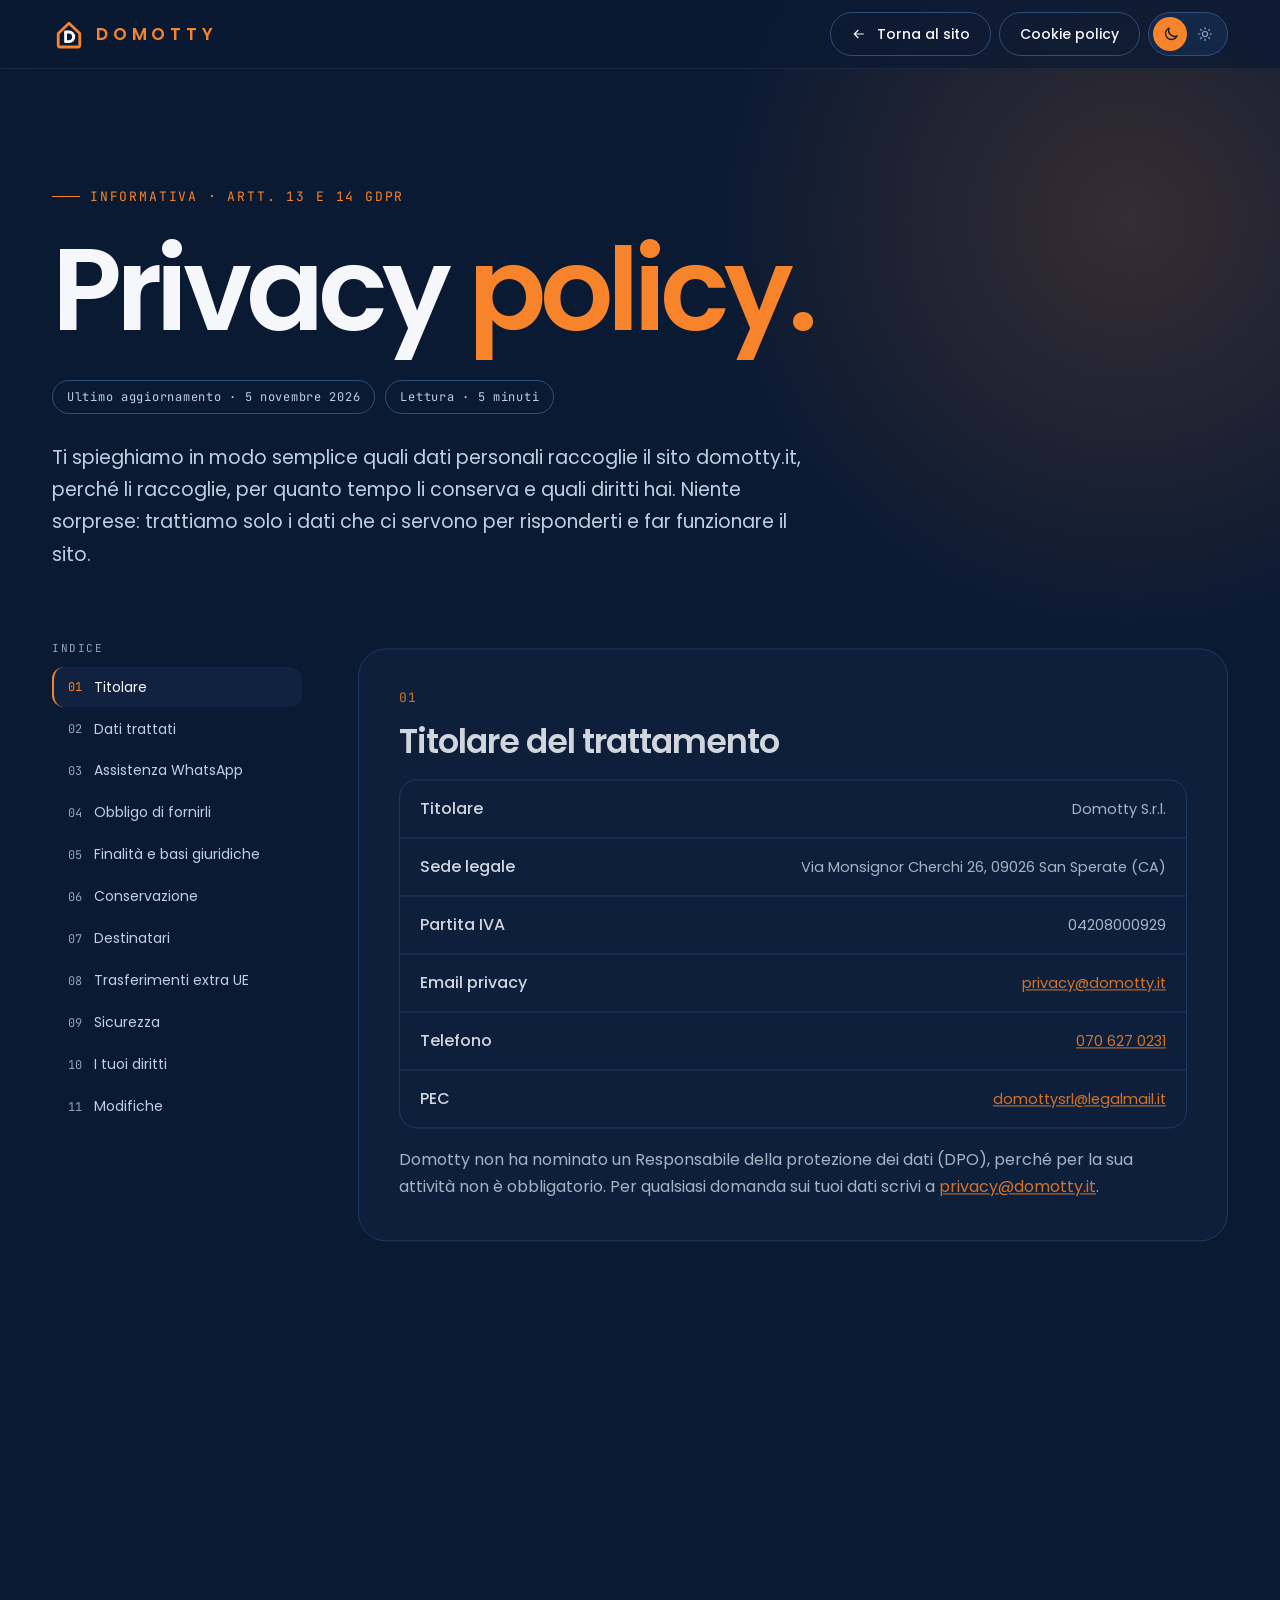
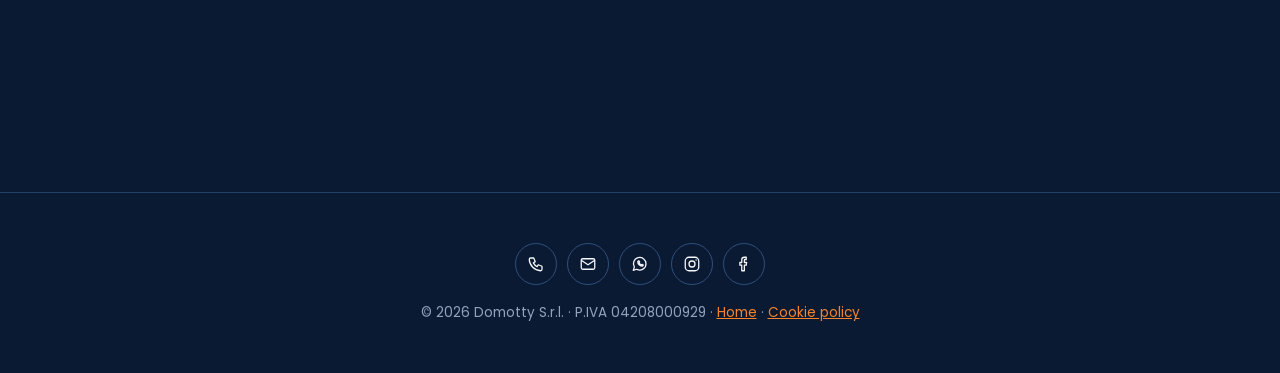
<file: privacy.html>
<!doctype html>
<html lang="it">
<head>
<meta charset="utf-8">
<meta name="viewport" content="width=device-width, initial-scale=1">
<title>Privacy policy — Domotty</title>
<meta name="description" content="Come Domotty S.r.l. tratta i dati personali raccolti tramite il sito domotty.it.">
<link rel="canonical" href="https://domotty.it/privacy.html">
<meta name="theme-color" content="#0B1A33">
<meta property="og:type" content="website">
<meta property="og:site_name" content="Domotty">
<meta property="og:title" content="Privacy policy — Domotty">
<meta property="og:description" content="Come Domotty S.r.l. tratta i dati personali raccolti tramite il sito domotty.it.">
<meta property="og:url" content="https://domotty.it/privacy.html">
<meta property="og:image" content="https://domotty.it/assets/img/og-image.png">
<meta property="og:locale" content="it_IT">
<link rel="icon" href="assets/img/favicon.svg" type="image/svg+xml">
<link rel="apple-touch-icon" href="assets/img/apple-touch-icon.png">
<link rel="preload" href="assets/fonts/poppins-latin-600-normal.woff2" as="font" type="font/woff2" crossorigin>
<link rel="stylesheet" href="assets/css/fonts.css?v=20261018h">
<link rel="stylesheet" href="assets/css/legal.css?v=20261018h">
</head>
<body>
<div class="lp">
<script>try{if(localStorage.getItem('domotty-theme')==='light'){document.currentScript.parentNode.classList.add('light');document.documentElement.classList.add('light')}}catch(e){}</script>
  <header class="nav">
    <div class="nav-in">
      <a class="brand" href="./" aria-label="Domotty, torna alla home">
        <svg width="34" height="34" viewBox="0 0 120 120" aria-hidden="true"><path d="M22 58 L60 22 L98 58 V100 Q98 106 92 106 H28 Q22 106 22 100 Z" fill="none" stroke="#F7842A" stroke-width="10" stroke-linejoin="round"></path><path class="ld" fill-rule="evenodd" d="M47 48 H60 A22 22 0 0 1 60 92 H47 Q43 92 43 88 V52 Q43 48 47 48 Z M53 58 V82 H59 A12 12 0 0 0 59 58 Z"></path></svg>
        <span class="brand-word">DOMOTTY</span>
      </a>
      <div class="nav-r">
        <a class="btn" href="./"><svg width="16" height="16" viewBox="0 0 24 24" fill="none" stroke="currentColor" stroke-width="1.8" aria-hidden="true"><path d="M19 12H5M11 6l-6 6 6 6"></path></svg>Torna al sito</a>
        <a class="btn" href="cookie.html">Cookie policy</a>
        <button class="theme" id="theme-toggle" aria-label="Passa al tema chiaro" aria-pressed="false">
          <span class="knob"></span>
          <svg class="mo" width="18" height="18" viewBox="0 0 24 24" fill="none" stroke="currentColor" stroke-width="1.8" stroke-linecap="round" stroke-linejoin="round" aria-hidden="true"><path d="M20 14.5A8 8 0 0 1 9.5 4a8 8 0 1 0 10.5 10.5z"></path></svg>
          <svg class="su" width="18" height="18" viewBox="0 0 24 24" fill="none" stroke="currentColor" stroke-width="1.8" stroke-linecap="round" aria-hidden="true"><circle cx="12" cy="12" r="4"></circle><path d="M12 2v2M12 20v2M2 12h2M20 12h2M4.9 4.9l1.4 1.4M17.7 17.7l1.4 1.4M4.9 19.1l1.4-1.4M17.7 6.3l1.4-1.4"></path></svg>
        </button>
      </div>
    </div>
  </header>

  <section class="hero">
    <div class="halo" style="width: 900px; height: 900px; right: -300px; top: -300px"></div>
    <div class="wrap">
      <span class="label">Informativa · artt. 13 e 14 GDPR</span>
      <h1><span style="animation-delay: .05s">Privacy</span> <span style="animation-delay: .2s; color: #F7842A">policy.</span></h1>
      <div class="meta"><span class="chip">Ultimo aggiornamento · 5 novembre 2026</span><span class="chip">Lettura · 5 minuti</span></div>
      <p class="intro">Ti spieghiamo in modo semplice quali dati personali raccoglie il sito domotty.it, perché li raccoglie, per quanto tempo li conserva e quali diritti hai. Niente sorprese: trattiamo solo i dati che ci servono per risponderti e far funzionare il sito.</p>
    </div>
  </section>

  <div class="wrap">
    <div class="lgrid">
      <nav class="toc" aria-label="Indice">
        <small>Indice</small>
        <a href="#s1" class="on"><b>01</b>Titolare</a>
<a href="#s2"><b>02</b>Dati trattati</a>
<a href="#s3"><b>03</b>Assistenza WhatsApp</a>
<a href="#s4"><b>04</b>Obbligo di fornirli</a>
<a href="#s5"><b>05</b>Finalità e basi giuridiche</a>
<a href="#s6"><b>06</b>Conservazione</a>
<a href="#s7"><b>07</b>Destinatari</a>
<a href="#s8"><b>08</b>Trasferimenti extra UE</a>
<a href="#s9"><b>09</b>Sicurezza</a>
<a href="#s10"><b>10</b>I tuoi diritti</a>
<a href="#s11"><b>11</b>Modifiche</a>
      </nav>

      <div class="content">
        <section class="lsec" id="s1" data-sc="in">
          <span class="n">01</span>
          <h2>Titolare del trattamento</h2>
          <div class="list">
            <div class="li"><span>Titolare</span><em>Domotty S.r.l.</em></div>
            <div class="li"><span>Sede legale</span><em>Via Monsignor Cherchi 26, 09026 San Sperate (CA)</em></div>
            <div class="li"><span>Partita IVA</span><em>04208000929</em></div>
            <div class="li"><span>Email privacy</span><em><a href="mailto:privacy@domotty.it">privacy@domotty.it</a></em></div>
            <div class="li"><span>Telefono</span><em><a href="tel:+390706270231">070 627 0231</a></em></div>
            <div class="li"><span>PEC</span><em><a href="mailto:domottysrl@legalmail.it">domottysrl@legalmail.it</a></em></div>
          </div>
          <p>Domotty non ha nominato un Responsabile della protezione dei dati (DPO), perché per la sua attività non è obbligatorio. Per qualsiasi domanda sui tuoi dati scrivi a <a href="mailto:privacy@domotty.it">privacy@domotty.it</a>.</p>
        </section>

        <section class="lsec" id="s2" data-sc="in">
          <span class="n">02</span>
          <h2>Quali dati trattiamo</h2>
          <div class="cards">
            <div class="dc">
              <div class="ic"><svg width="22" height="22" viewBox="0 0 24 24" fill="none" stroke="currentColor" stroke-width="1.5" aria-hidden="true"><circle cx="12" cy="12" r="9"></circle><path d="M3 12h18M12 3a14 14 0 0 1 0 18M12 3a14 14 0 0 0 0 18"></path></svg></div>
              <h3>Dati di navigazione</h3>
              <p>Indirizzo IP, data e ora della visita, pagina richiesta, tipo di browser e sistema operativo. Li registrano in automatico i server che ospitano il sito, per farlo funzionare e proteggerlo. Non li usiamo per identificarti.</p>
            </div>
            <div class="dc">
              <div class="ic"><svg width="22" height="22" viewBox="0 0 24 24" fill="none" stroke="currentColor" stroke-width="1.5" aria-hidden="true"><path d="M4 5h16v12H8l-4 3z"></path><path d="M8 10h8M8 13h5"></path></svg></div>
              <h3>Modulo di contatto</h3>
              <p>Nome e cognome, email, e se li indichi azienda e telefono, il tipo di richiesta e il tuo messaggio. Ti chiediamo di non inserire nel messaggio dati sulla salute o altri dati particolari.</p>
            </div>
            <div class="dc">
              <div class="ic"><svg width="22" height="22" viewBox="0 0 24 24" fill="none" stroke="currentColor" stroke-width="1.5" aria-hidden="true"><rect x="3" y="5" width="18" height="14" rx="2"></rect><path d="M3 7l9 6 9-6"></path></svg></div>
              <h3>Newsletter</h3>
              <p>Solo il tuo indirizzo email, con data e ora dell'iscrizione e della conferma. Nient'altro.</p>
            </div>
            <div class="dc">
              <div class="ic"><svg width="22" height="22" viewBox="0 0 24 24" fill="none" stroke="currentColor" stroke-width="1.5" aria-hidden="true"><path d="M12 3a9 9 0 1 0 9 9 4 4 0 0 1-5-5 4 4 0 0 1-4-4z"></path><circle cx="9" cy="13" r="1"></circle><circle cx="14" cy="16" r="1"></circle></svg></div>
              <h3>Cookie e memoria del browser</h3>
              <p>Solo strumenti tecnici: ricordano il tema chiaro o scuro e che hai già letto l'avviso. Nessuna profilazione. I dettagli sono nella <a href="cookie.html">cookie policy</a>.</p>
            </div>
            <div class="dc" id="jana">
              <div class="ic"><svg width="22" height="22" viewBox="0 0 24 24" fill="none" stroke="currentColor" stroke-width="1.5" aria-hidden="true"><path d="M12 3l9 9-9 9-9-9z"></path><path d="M12 8l4 4-4 4-4-4z"></path></svg></div>
              <h3>Jana di prova (chat sul sito)</h3>
              <p>Se provi Jana, i messaggi che scrivi e lo stato della casa dimostrativa vengono inviati ad Anthropic per generare la risposta. Domotty non salva il testo delle conversazioni: conserva solo conteggi anonimi e un'impronta tecnica giornaliera della connessione, non riconducibile a te, per applicare i limiti di utilizzo. Ti chiediamo di non scrivere dati personali nella chat.</p>
            </div>
          </div>
        </section>

        <section class="lsec" id="s3" data-sc="in">
          <span class="n">03</span>
          <h2>Assistenza tramite WhatsApp</h2>
          <p>Se ci scrivi su WhatsApp al numero <a href="https://wa.me/393202812627" target="_blank" rel="noopener">+39 320 281 2627</a>, Domotty S.r.l. tratta i dati della conversazione per rispondere alle tue richieste di informazioni e di assistenza.</p>
          <p><b>Quali dati.</b> Il tuo numero di telefono, il nome del profilo WhatsApp, il testo dei messaggi e i file che ci mandi, la data e l'ora dei messaggi. Se scegli di collegarlo, anche lo storico delle conversazioni con il nostro numero degli ultimi sei mesi.</p>
          <p><b>Perché e su quale base.</b> Per rispondere alle tue richieste e dare assistenza su prodotti e impianti (esecuzione del contratto o di misure precontrattuali, art. 6.1.b GDPR). Per migliorare il servizio, ti possiamo chiedere un giudizio sull'assistenza ricevuta con un messaggio nella stessa conversazione (legittimo interesse, art. 6.1.f GDPR); rispondere è facoltativo.</p>
          <p><b>Assistente automatico.</b> Fuori orario o quando gli operatori sono occupati può risponderti un assistente basato su intelligenza artificiale, che si presenta come tale. Serve solo a darti prime informazioni: non prende decisioni che ti riguardano. Puoi sempre chiedere di parlare con un operatore.</p>
          <p><b>Chi tratta i dati per nostro conto.</b> WhatsApp è un servizio di Meta Platforms Ireland Ltd., che tratta i messaggi secondo la propria informativa. Per gestire l'assistenza usiamo anche questi fornitori, nominati responsabili del trattamento:</p>
          <div class="list">
            <div class="li"><span>Aruba S.p.A. · Italia</span><em>Server su cui gira il nostro gestionale</em></div>
            <div class="li"><span>Cloudflare, Inc. · Stati Uniti</span><em>Trasporto sicuro dei messaggi da WhatsApp al gestionale</em></div>
            <div class="li"><span>Anthropic, PBC · Stati Uniti</span><em>Servizio di intelligenza artificiale dell'assistente automatico e dei suggerimenti di risposta agli operatori</em></div>
          </div>
          <p>I trasferimenti verso gli Stati Uniti avvengono con le garanzie previste dal GDPR. I dati non sono venduti né usati per pubblicità.</p>
          <p><b>Per quanto tempo.</b> Conserviamo le conversazioni per 24 mesi dall'ultimo messaggio, poi le cancelliamo. Restano più a lungo solo i dati necessari per obblighi di legge o per difendere i nostri diritti.</p>
          <p><b>I tuoi diritti.</b> Puoi chiedere accesso, rettifica, cancellazione, limitazione, opposizione e portabilità dei dati scrivendo a <a href="mailto:privacy@domotty.it">privacy@domotty.it</a>. Puoi anche presentare reclamo al Garante per la protezione dei dati personali.</p>
        </section>

        <section class="lsec" id="s4" data-sc="in">
          <span class="n">04</span>
          <h2>Sei obbligato a fornirli?</h2>
          <p>I dati di navigazione sono necessari per visitare il sito. Nel modulo di contatto sono necessari solo i campi con l'asterisco: senza di quelli non possiamo risponderti. L'iscrizione alla newsletter è del tutto facoltativa e non influisce sulle altre richieste.</p>
        </section>

        <section class="lsec" id="s5" data-sc="in">
          <span class="n">05</span>
          <h2>Perché li trattiamo</h2>
          <div class="tblw">
            <table>
              <thead><tr><th>Finalità</th><th>Base giuridica</th><th>Riferimento</th></tr></thead>
              <tbody>
                <tr><td><b>Rispondere a richieste di informazioni e preventivi</b></td><td>Misure precontrattuali che ci chiedi tu</td><td class="art">Art. 6.1.b</td></tr>
                <tr><td><b>Inviarti la newsletter</b></td><td>Il tuo consenso, che puoi revocare in ogni momento</td><td class="art">Art. 6.1.a</td></tr>
                <tr><td><b>Rispondere e dare assistenza su WhatsApp</b></td><td>Esecuzione del contratto o di misure precontrattuali</td><td class="art">Art. 6.1.b</td></tr>
                <tr><td><b>Chiederti un giudizio sull'assistenza ricevuta su WhatsApp</b></td><td>Nostro legittimo interesse a migliorare il servizio; rispondere è facoltativo</td><td class="art">Art. 6.1.f</td></tr>
                <tr><td><b>Rispondere ai tuoi messaggi nella prova di Jana</b></td><td>Il servizio che ci chiedi usando la chat</td><td class="art">Art. 6.1.b</td></tr>
                <tr><td><b>Limitare l'uso della prova di Jana ed evitare abusi</b></td><td>Nostro legittimo interesse alla sicurezza e al contenimento dei costi del servizio</td><td class="art">Art. 6.1.f</td></tr>
                <tr><td><b>Far funzionare il sito e proteggerlo</b></td><td>Nostro legittimo interesse alla sicurezza del servizio</td><td class="art">Art. 6.1.f</td></tr>
                <tr><td><b>Adempimenti fiscali e contabili, se diventi cliente</b></td><td>Obbligo di legge</td><td class="art">Art. 6.1.c</td></tr>
                <tr><td><b>Difendere i nostri diritti in caso di contestazioni</b></td><td>Nostro legittimo interesse</td><td class="art">Art. 6.1.f</td></tr>
              </tbody>
            </table>
          </div>
          <p>Non usiamo i tuoi dati per decisioni automatizzate o profilazione, e non li vendiamo né li cediamo a terzi per fini commerciali.</p>
        </section>

        <section class="lsec" id="s6" data-sc="in">
          <span class="n">06</span>
          <h2>Per quanto tempo li conserviamo</h2>
          <div class="list">
            <div class="li"><span>Richieste dal modulo</span><em>24 mesi dall'ultimo contatto, salvo che nasca un rapporto contrattuale</em></div>
            <div class="li"><span>Newsletter</span><em>Fino alla disiscrizione o alla revoca del consenso; le iscrizioni mai confermate vengono cancellate dopo 30 giorni</em></div>
            <div class="li"><span>Conversazioni WhatsApp</span><em>24 mesi dall'ultimo messaggio</em></div>
            <div class="li"><span>Prova di Jana</span><em>Il testo delle conversazioni non viene salvato da Domotty; i conteggi anonimi e l'impronta giornaliera vengono cancellati dopo 3 giorni</em></div>
            <div class="li"><span>Log tecnici</span><em>Il tempo strettamente necessario alla sicurezza, secondo le policy dei fornitori di hosting</em></div>
            <div class="li"><span>Dati contabili dei clienti</span><em>10 anni, come previsto dalla legge (art. 2220 c.c.)</em></div>
          </div>
          <p>Scaduti questi tempi, i dati vengono cancellati o resi anonimi.</p>
        </section>

        <section class="lsec" id="s7" data-sc="in">
          <span class="n">07</span>
          <h2>Chi può riceverli</h2>
          <p>I tuoi dati li vede solo il personale Domotty autorizzato. Usiamo inoltre alcuni fornitori che li trattano per nostro conto, come responsabili del trattamento ai sensi dell'art. 28 GDPR:</p>
          <div class="tblw">
            <table>
              <thead><tr><th>Fornitore</th><th>Cosa fa per noi</th><th>Sede</th></tr></thead>
              <tbody>
                <tr><td><b>GitHub, Inc.</b> (GitHub Pages)</td><td>Ospita le pagine del sito e riceve i dati di navigazione</td><td>Stati Uniti</td></tr>
                <tr><td><b>Supabase, Inc.</b></td><td>Database in cui salviamo le richieste di contatto e le iscrizioni alla newsletter</td><td>Stati Uniti · dati nell'Unione europea</td></tr>
                <tr><td><b>Anthropic, PBC</b> (Claude)</td><td>Se usi la prova di Jana o se ti risponde l'assistente automatico su WhatsApp: elabora i messaggi per generare le risposte e i suggerimenti agli operatori</td><td>Stati Uniti</td></tr>
                <tr><td><b>Register.it</b></td><td>Gestisce il dominio, le caselle email su cui arrivano le richieste e l'invio delle email di conferma</td><td>Italia</td></tr>
                <tr><td><b>Aruba S.p.A.</b></td><td>Solo per l'assistenza su WhatsApp: server su cui gira il nostro gestionale</td><td>Italia</td></tr>
                <tr><td><b>Cloudflare, Inc.</b></td><td>Solo per l'assistenza su WhatsApp: trasporto sicuro dei messaggi da WhatsApp al gestionale</td><td>Stati Uniti</td></tr>
                <tr><td><b>Meta Platforms</b> (WhatsApp, Instagram, Facebook)</td><td>Solo se scegli di scriverci su questi canali: in quel caso Meta tratta i dati come titolare autonomo, secondo la propria informativa</td><td>Irlanda · UE</td></tr>
                <tr><td><b>Consulenti fiscali e contabili</b></td><td>Solo se diventi cliente, per fatture e adempimenti di legge</td><td>Italia</td></tr>
              </tbody>
            </table>
          </div>
          <p>Puoi chiederci l'elenco aggiornato dei responsabili scrivendo a <a href="mailto:privacy@domotty.it">privacy@domotty.it</a>.</p>
        </section>

        <section class="lsec" id="s8" data-sc="in">
          <span class="n">08</span>
          <h2>Trasferimenti fuori dall'Unione europea</h2>
          <p>GitHub, Supabase, Cloudflare e Anthropic sono società con sede negli Stati Uniti. Quando i dati escono dall'Unione europea, il trasferimento avviene solo con le garanzie previste dal GDPR: la decisione di adeguatezza sul Data Privacy Framework UE-USA per le società aderenti, oppure le clausole contrattuali standard approvate dalla Commissione europea (art. 46 GDPR).</p>
          <div class="note"><svg width="22" height="22" viewBox="0 0 24 24" fill="none" stroke="currentColor" stroke-width="1.6" aria-hidden="true"><path d="M12 3l8 3v6c0 4.5-3.4 8-8 9-4.6-1-8-4.5-8-9V6z"></path><path d="M9 12l2 2 4-4"></path></svg><p>Il database Supabase che usiamo si trova in un data center nell'Unione europea, così i dati che ci invii restano fisicamente in Europa.</p></div>
        </section>

        <section class="lsec" id="s9" data-sc="in">
          <span class="n">09</span>
          <h2>Come li proteggiamo</h2>
          <p>Il sito usa solo connessioni cifrate (HTTPS). Al pannello di gestione accede solo il personale autorizzato, con credenziali personali. Applichiamo misure tecniche e organizzative adeguate per evitare perdite, accessi non autorizzati o usi impropri dei dati.</p>
        </section>

        <section class="lsec" id="s10" data-sc="in">
          <span class="n">10</span>
          <h2>I tuoi diritti</h2>
          <p>In qualsiasi momento puoi chiederci di:</p>
          <div class="pills">
            <span class="pill"><i>Art. 15</i>Accedere ai tuoi dati</span>
            <span class="pill"><i>Art. 16</i>Correggerli</span>
            <span class="pill"><i>Art. 17</i>Cancellarli</span>
            <span class="pill"><i>Art. 18</i>Limitarne l'uso</span>
            <span class="pill"><i>Art. 20</i>Riceverli in formato portabile</span>
            <span class="pill"><i>Art. 21</i>Opporti al trattamento</span>
            <span class="pill"><i>Art. 7</i>Revocare il consenso</span>
          </div>
          <p>Scrivi a <a href="mailto:privacy@domotty.it">privacy@domotty.it</a> o alla PEC <a href="mailto:domottysrl@legalmail.it">domottysrl@legalmail.it</a>: ti rispondiamo entro un mese. Per la newsletter trovi anche un link di disiscrizione in fondo a ogni email.</p>
          <p>Se ritieni che il trattamento dei tuoi dati non rispetti la legge, puoi presentare reclamo al Garante per la protezione dei dati personali (<a href="https://www.garanteprivacy.it">garanteprivacy.it</a>).</p>
        </section>

        <section class="lsec" id="s11" data-sc="in">
          <span class="n">11</span>
          <h2>Modifiche a questa informativa</h2>
          <p>Possiamo aggiornare questa informativa, ad esempio se aggiungiamo nuovi servizi al sito. La data dell'ultimo aggiornamento è sempre indicata in alto. Se le modifiche sono importanti te lo segnaleremo sul sito e, se sei iscritto alla newsletter, via email.</p>
        </section>
      </div>
    </div>
  </div>

  <footer class="foot"><div class="fsoc"><a href="tel:+390706270231" aria-label="Telefono"><svg width="18" height="18" viewBox="0 0 24 24" fill="none" stroke="currentColor" stroke-width="1.7" stroke-linecap="round" stroke-linejoin="round" aria-hidden="true"><path d="M5 4h4l2 5-2.5 1.5a11 11 0 0 0 5 5L15 13l5 2v4a2 2 0 0 1-2 2A16 16 0 0 1 3 6a2 2 0 0 1 2-2z"></path></svg></a><a href="mailto:assistenza@domotty.it" aria-label="Email"><svg width="18" height="18" viewBox="0 0 24 24" fill="none" stroke="currentColor" stroke-width="1.7" aria-hidden="true"><rect x="3" y="5" width="18" height="14" rx="2"></rect><path d="M3 7l9 6 9-6"></path></svg></a><a href="https://wa.me/393202812627" target="_blank" rel="noopener" aria-label="WhatsApp"><svg width="18" height="18" viewBox="0 0 24 24" fill="none" stroke="currentColor" stroke-width="1.7" stroke-linecap="round" stroke-linejoin="round" aria-hidden="true"><path d="M20 11.6A8.4 8.4 0 0 1 7.6 19L3 20.5l1.5-4.4A8.4 8.4 0 1 1 20 11.6z"></path><path d="M9 8.6c0 3.4 2.9 6.3 6.3 6.3l1.1-1.4-1.9-1-0.9.8a4.4 4.4 0 0 1-2.9-2.9l.8-.9-1-1.9z"></path></svg></a><a href="https://www.instagram.com/domotty_italia" target="_blank" rel="noopener" aria-label="Instagram"><svg width="18" height="18" viewBox="0 0 24 24" fill="none" stroke="currentColor" stroke-width="1.7" aria-hidden="true"><rect x="3" y="3" width="18" height="18" rx="5"></rect><circle cx="12" cy="12" r="4"></circle><circle cx="17.5" cy="6.5" r="1" fill="currentColor" stroke="none"></circle></svg></a><a href="https://www.facebook.com/profile.php?id=61586414318326" target="_blank" rel="noopener" aria-label="Facebook"><svg width="18" height="18" viewBox="0 0 24 24" fill="none" stroke="currentColor" stroke-width="1.7" stroke-linecap="round" stroke-linejoin="round" aria-hidden="true"><path d="M15 3h-2.5A3.5 3.5 0 0 0 9 6.5V10H6.5v3.5H9V21h3.5v-7.5H15l.5-3.5h-3V7a1 1 0 0 1 1-1H15z"></path></svg></a></div>© 2026 Domotty S.r.l. · P.IVA 04208000929 · <a href="./">Home</a> · <a href="cookie.html">Cookie policy</a></footer>
</div>
<script src="assets/js/legal.js?v=20261018h"></script>
</body>
</html>
</file>
<file: assets/css/fonts.css>
/* Font ospitati localmente (SIL Open Font License, vedi LICENSE-*.txt) */
@font-face{font-family:'Poppins';font-style:normal;font-weight:300;font-display:swap;src:url(../fonts/poppins-latin-300-normal.woff2) format('woff2')}
@font-face{font-family:'Poppins';font-style:normal;font-weight:400;font-display:swap;src:url(../fonts/poppins-latin-400-normal.woff2) format('woff2')}
@font-face{font-family:'Poppins';font-style:normal;font-weight:500;font-display:swap;src:url(../fonts/poppins-latin-500-normal.woff2) format('woff2')}
@font-face{font-family:'Poppins';font-style:normal;font-weight:600;font-display:swap;src:url(../fonts/poppins-latin-600-normal.woff2) format('woff2')}
@font-face{font-family:'Poppins';font-style:normal;font-weight:700;font-display:swap;src:url(../fonts/poppins-latin-700-normal.woff2) format('woff2')}
@font-face{font-family:'JetBrains Mono';font-style:normal;font-weight:400;font-display:swap;src:url(../fonts/jetbrains-mono-latin-400-normal.woff2) format('woff2')}
@font-face{font-family:'JetBrains Mono';font-style:normal;font-weight:500;font-display:swap;src:url(../fonts/jetbrains-mono-latin-500-normal.woff2) format('woff2')}
</file>
<file: assets/css/home.css>
/* Domotty · home 2026 (stili della nuova home, delle pagine Aziende e Installatori) */
:root{
  /* Mondo Domotty scuro come il sito attuale. Pagina corta: hero → cosa fa → prova la tua casa → Jana → metodo → aziende → prezzo → contatti. */
  --bg:#0B1A33; --s1:#10223F; --s2:#163056; --b1:#23406A;
  --or:#F7842A; --t1:#F5F7FB; --t2:#C3CEE0; --t3:#93A3BE; --ok:#3CCB7F;
  --f-body:Poppins,system-ui,-apple-system,"Segoe UI",Roboto,sans-serif;
  --f-mono:"JetBrains Mono",ui-monospace,Menlo,monospace;
  color-scheme:dark;
}
*{box-sizing:border-box}
[hidden]{display:none !important}
html{scroll-behavior:smooth}
body{margin:0;background:var(--bg);color:var(--t2);font-family:var(--f-body);font-size:16px;line-height:1.55;-webkit-font-smoothing:antialiased}
a{color:inherit}
button,input{font:inherit;color:inherit}
button{cursor:pointer}
:focus-visible{outline:2px solid var(--or);outline-offset:3px}
.wrap{width:min(1180px,100% - 32px);margin:0 auto}
.eyebrow{font-family:var(--f-mono);font-size:12px;letter-spacing:.16em;text-transform:uppercase;color:var(--or);display:flex;align-items:center;gap:10px;margin:0 0 14px}
.eyebrow:before{content:"";width:24px;height:1px;background:var(--or)}
h1,h2,h3{color:var(--t1);margin:0;letter-spacing:-.025em;text-wrap:balance}
h1{font-size:clamp(40px,6vw,72px);line-height:1.02;font-weight:600}
h1 em,h2 em{font-style:normal;color:var(--or)}
h2{font-size:clamp(30px,4vw,46px);line-height:1.08;font-weight:600}
h3{font-size:18px;font-weight:600;letter-spacing:-.01em}
.lead{font-size:clamp(17px,1.6vw,19px);color:var(--t2);max-width:58ch;margin:18px 0 0}
.btn{display:inline-flex;align-items:center;gap:8px;border-radius:999px;padding:13px 22px;font-weight:600;text-decoration:none;border:1px solid var(--b1);background:var(--s1);color:var(--t1);white-space:nowrap}
.btn:hover{border-color:var(--or)}
.btn.pri{background:var(--or);border-color:var(--or);color:#1a0d02}
.btn svg{width:18px;height:18px}
section{padding:96px 0}
.sec-h{display:flex;flex-direction:column;max-width:760px;margin-bottom:40px}

/* nav */
.strip{background:var(--or);color:#1a0d02;font-size:13.5px;text-align:center;padding:7px 16px}
.strip a{font-weight:600}
.nav{position:sticky;top:0;z-index:20;background:rgba(11,26,51,.82);backdrop-filter:blur(14px);border-bottom:1px solid rgba(255,255,255,.06)}
.nav .wrap{display:flex;align-items:center;gap:28px;height:68px}
.logo{display:flex;align-items:center;gap:10px;color:var(--or);font-weight:600;letter-spacing:.22em;text-decoration:none;font-size:15px}
.logo svg{width:28px;height:28px}
.menu{display:flex;gap:24px;font-size:14.5px;margin-left:auto}
.menu a{text-decoration:none;color:var(--t2)}
.menu a:hover{color:var(--t1)}
.nav .btn{padding:9px 16px;font-size:14px}
@media (max-width:900px){.menu{display:none}.nav .btn{margin-left:auto}}

/* hero */
.hero{padding:64px 0 72px;position:relative;overflow:hidden}
.hero:before{content:"";position:absolute;inset:-20% -10% auto 30%;height:620px;background:radial-gradient(closest-side,rgba(247,132,42,.18),transparent);pointer-events:none}
.hero .wrap{display:grid;grid-template-columns:1.05fr 1fr;gap:40px;align-items:center;position:relative}
.cta{display:flex;gap:12px;flex-wrap:wrap;margin-top:30px}
.trust{display:flex;gap:10px 22px;flex-wrap:wrap;margin-top:28px;font-size:14px;color:var(--t3)}
.trust span{display:flex;align-items:center;gap:8px}
.trust span:before{content:"";width:7px;height:7px;border-radius:50%;background:var(--ok)}
.hero-art{position:relative;aspect-ratio:1.15;border-radius:32px;border:1px solid var(--b1);background:linear-gradient(180deg,#0F2140,#0B1A33);overflow:hidden}
.hero-art svg{width:100%;height:100%}
.hero-tag{position:absolute;left:18px;bottom:18px;background:rgba(16,34,63,.92);border:1px solid var(--b1);border-radius:16px;padding:10px 14px;font-size:13.5px;color:var(--t1);display:flex;gap:10px;align-items:center}
.hero-tag i{width:9px;height:9px;border-radius:50%;background:var(--or);box-shadow:0 0 0 4px rgba(247,132,42,.25)}
@media (max-width:900px){.hero .wrap{grid-template-columns:1fr}.hero{padding-top:40px}}

/* cosa fa */
.grid6{display:grid;grid-template-columns:repeat(3,1fr);gap:14px}
.feat{border:1px solid var(--b1);background:var(--s1);border-radius:24px;padding:24px;display:flex;flex-direction:column;gap:10px}
.feat svg{width:28px;height:28px;color:var(--or)}
.feat p{margin:0;font-size:15px;color:var(--t2)}
@media (max-width:900px){.grid6{grid-template-columns:1fr 1fr}}
@media (max-width:560px){.grid6{grid-template-columns:1fr}}

/* configuratore */
#prova{background:linear-gradient(180deg,var(--bg),#0D1F3B 40%,var(--bg))}
.cfg{display:grid;grid-template-columns:330px minmax(0,1fr) 300px;gap:16px;align-items:stretch}
.panel{border:1px solid var(--b1);background:var(--s1);border-radius:24px;padding:20px;display:flex;flex-direction:column;gap:14px}
.panel h3{font-size:15px}
.stp{display:flex;justify-content:space-between;align-items:center;font-size:14.5px;color:var(--t2)}
.stp .c{display:flex;align-items:center;gap:4px}
.stp button{width:30px;height:30px;border-radius:10px;border:1px solid var(--b1);background:var(--s2);color:var(--t1);padding:0;font-size:17px;line-height:1}
.stp button:disabled{opacity:.35;cursor:default}
.stp b{min-width:22px;text-align:center;color:var(--t1);font-variant-numeric:tabular-nums}
.tog{display:flex;justify-content:space-between;align-items:center;gap:10px;font-size:14.5px}
.tog small{display:block;color:var(--t3);font-size:12px}
.sw{appearance:none;width:42px;height:24px;border-radius:999px;background:var(--b1);position:relative;flex:none;cursor:pointer;transition:background .2s}
.sw:after{content:"";position:absolute;top:3px;left:3px;width:18px;height:18px;border-radius:50%;background:#fff;transition:transform .2s}
.sw:checked{background:var(--or)}
.sw:checked:after{transform:translateX(18px)}
.note{font-size:12.5px;color:var(--t3)}
.stage{border:1px solid var(--b1);border-radius:24px;background:radial-gradient(700px 400px at 50% 30%,rgba(247,132,42,.08),transparent),#0E2040;min-height:460px;display:flex;flex-direction:column;overflow:hidden}
.stage-bar{display:flex;gap:8px;padding:12px;flex-wrap:wrap}
.chip{border:1px solid var(--b1);background:var(--s1);border-radius:999px;padding:7px 14px;font-size:13px;color:var(--t2)}
.chip:hover{border-color:var(--or);color:var(--t1)}
.house{flex:1;min-height:0;display:flex;align-items:center;justify-content:center;padding:0 10px 10px}
.house svg{width:100%;height:100%;max-height:520px}
.house .hit{cursor:pointer}
.dside .ora,.tab .ora{font-size:34px;font-weight:600;letter-spacing:-.04em;color:var(--t1);line-height:1;font-variant-numeric:tabular-nums}
.sc{display:grid;grid-template-columns:1fr 1fr;gap:8px}
.sc button{border:1px solid var(--b1);background:var(--s2);border-radius:14px;padding:10px 6px;font-size:13px;color:var(--t1)}
.sc button:hover{border-color:var(--or)}
.tl{display:flex;flex-direction:column;gap:6px;max-height:300px;overflow:auto}
.tl button{display:flex;justify-content:space-between;gap:8px;border:1px solid var(--b1);background:var(--s2);border-radius:12px;padding:8px 12px;font-size:13px;text-align:left;color:var(--t2)}
.tl button.on{border-color:rgba(247,132,42,.6);background:rgba(247,132,42,.14);color:var(--t1)}
.tl small{color:var(--t3)}
.cfg-cta{display:flex;justify-content:space-between;align-items:center;gap:16px;flex-wrap:wrap;margin-top:16px;padding:16px 20px;border:1px solid var(--b1);border-radius:20px;background:var(--s1)}
@media (max-width:1100px){.cfg{grid-template-columns:300px minmax(0,1fr)}.device{grid-column:1/-1}}
@media (max-width:760px){.cfg{grid-template-columns:1fr}.stage{min-height:340px;order:-1}}

/* jana */
.two{display:grid;grid-template-columns:1fr 1fr;gap:40px;align-items:center}
.chat{border:1px solid var(--b1);background:var(--s1);border-radius:28px;padding:20px;display:flex;flex-direction:column;gap:12px}
.msg{max-width:85%;padding:12px 16px;border-radius:18px;font-size:15px}
.me{align-self:flex-end;background:var(--or);color:#1a0d02;border-bottom-right-radius:6px}
.ja{align-self:flex-start;background:var(--s2);color:var(--t1);border-bottom-left-radius:6px}
.say{display:flex;flex-wrap:wrap;gap:8px;margin-top:22px}
.say span{border:1px dashed var(--b1);border-radius:999px;padding:6px 14px;font-size:14px;color:var(--t2)}
@media (max-width:900px){.two{grid-template-columns:1fr}}

/* metodo */
.steps{display:grid;grid-template-columns:repeat(5,1fr);gap:14px;counter-reset:s}
.step{border-top:2px solid var(--or);padding-top:16px;display:flex;flex-direction:column;gap:6px}
.step:before{counter-increment:s;content:"0" counter(s);font-family:var(--f-mono);font-size:12px;color:var(--or);letter-spacing:.1em}
.step p{margin:0;font-size:14.5px}
@media (max-width:900px){.steps{grid-template-columns:1fr 1fr}}
@media (max-width:520px){.steps{grid-template-columns:1fr}}

/* aziende */
.grid3{display:grid;grid-template-columns:repeat(3,1fr);gap:14px}
.biz{border:1px solid var(--b1);background:var(--s1);border-radius:24px;padding:26px;display:flex;flex-direction:column;gap:10px;text-decoration:none}
.biz:hover{border-color:var(--or)}
.biz p{margin:0;font-size:15px}
.biz span{margin-top:auto;color:var(--or);font-weight:600;font-size:14.5px}
@media (max-width:900px){.grid3{grid-template-columns:1fr}}

/* prezzo */
.price{display:grid;grid-template-columns:1fr 1fr;gap:16px}
.pcard{border:1px solid var(--or);border-radius:28px;padding:30px;background:linear-gradient(180deg,rgba(247,132,42,.12),rgba(247,132,42,.02))}
.pcard .n{font-size:56px;font-weight:600;color:var(--t1);letter-spacing:-.04em;line-height:1;font-variant-numeric:tabular-nums}
.pcard .n small{font-size:18px;color:var(--t3);font-weight:400;letter-spacing:0}
.pcard ul{margin:20px 0 0;padding:0;list-style:none;display:flex;flex-direction:column;gap:10px}
.pcard li{display:flex;gap:10px;font-size:15px}
.pcard li:before{content:"";flex:none;width:18px;height:18px;margin-top:3px;border-radius:50%;background:var(--or) url("data:image/svg+xml,%3Csvg xmlns='http://www.w3.org/2000/svg' viewBox='0 0 24 24' fill='none' stroke='%231a0d02' stroke-width='3'%3E%3Cpath d='M5 12l5 5 9-10'/%3E%3C/svg%3E") center/12px no-repeat}
.mine{border:1px solid var(--b1);border-radius:28px;padding:30px;background:var(--s1);display:flex;flex-direction:column;gap:14px}
.mine .n{font-size:34px;font-weight:600;color:var(--t1);letter-spacing:-.03em;font-variant-numeric:tabular-nums}
.mine .n small{font-size:15px;color:var(--t3);font-weight:400}
.mine ul{margin:0;padding-left:18px;font-size:15px}
@media (max-width:900px){.price{grid-template-columns:1fr}}

/* installatori + footer */
.inst{border:1px solid var(--b1);border-radius:24px;padding:22px 26px;display:flex;justify-content:space-between;align-items:center;gap:16px;flex-wrap:wrap;background:var(--s1)}
footer{border-top:1px solid var(--b1);padding:48px 0 32px;font-size:14.5px}
footer .wrap{display:grid;grid-template-columns:1.4fr 1fr 1fr;gap:24px}
footer h4{font-family:var(--f-mono);font-size:11.5px;letter-spacing:.16em;text-transform:uppercase;color:var(--or);margin:0 0 12px;font-weight:500}
footer ul{list-style:none;margin:0;padding:0;display:flex;flex-direction:column;gap:6px}
footer a{text-decoration:none}
footer a:hover{color:var(--t1)}
.legal{grid-column:1/-1;border-top:1px solid var(--b1);padding-top:18px;font-size:12.5px;color:var(--t3);display:flex;justify-content:space-between;flex-wrap:wrap;gap:10px}
@media (max-width:760px){footer .wrap{grid-template-columns:1fr}}
.bgfx{position:fixed;inset:0;z-index:0;pointer-events:none;overflow:hidden}
.plan{position:absolute;left:50%;top:50%;width:1500px;max-width:none;transform:translate(-50%,-50%) rotate(calc(-10deg + var(--g,0) * 22deg)) scale(calc(1 + var(--g,0) * .55));opacity:.12}
.plan path{fill:none;stroke-width:2;stroke-dasharray:100px 100px;stroke-dashoffset:calc((1 - clamp(0, calc(var(--g,0) * 2.4 + .2 - var(--d,0)), 1)) * 100px)}
.plan .lamp{opacity:clamp(0, calc((var(--g,0) - var(--t,0)) * 12), 1)}
.fx{position:absolute;color:var(--or);opacity:.12;transform:translateY(calc(var(--g,0) * var(--sp,-600px))) rotate(calc(var(--g,0) * var(--rt,40deg)))}
.fx.w{color:#C3CEE0;opacity:.08}
.fx svg{display:block;animation:fl 7s ease-in-out infinite}
@keyframes fl{0%,100%{transform:translateY(0)}50%{transform:translateY(-18px)}}
.wifi{animation:wf 2.8s ease-out infinite}
@keyframes wf{0%{opacity:0}30%{opacity:1}100%{opacity:0}}
.jsym{display:block;overflow:visible;flex:none}
.jsym .jo{fill:#F26B1D}.jsym .ji{fill:var(--ji,#FFFFFF)}.jsym .jc{fill:#F26B1D}
.jsym .jd{transform-box:fill-box;transform-origin:center}
.jsym.live .jd{animation:jbreath 2.8s ease-in-out infinite}
.jsym.live .jc{transform-box:fill-box;transform-origin:center;animation:jcore 2.8s ease-in-out infinite}
.jsym.talk .jd{animation:jtalk .9s ease-in-out infinite}
@keyframes jbreath{0%,100%{transform:scale(1);opacity:1}40%{transform:scale(.62);opacity:.55}}
@keyframes jtalk{0%,100%{transform:scale(1)}50%{transform:scale(.45)}}
@keyframes jcore{0%,100%{transform:scale(1)}50%{transform:scale(1.16)}}
.tabs{position:fixed;right:0;top:40%;z-index:70;display:flex;flex-direction:column;align-items:flex-end;gap:10px;pointer-events:none}
.tab{pointer-events:auto;display:flex;align-items:center;background:rgba(16,34,63,.95);-webkit-backdrop-filter:blur(14px);backdrop-filter:blur(14px);border:1px solid #2F4E7C;border-right:0;border-radius:18px 0 0 18px;box-shadow:0 20px 50px -20px rgba(0,0,0,.7);padding:6px 0 6px 6px;transform:translateX(110%);transition:transform .7s cubic-bezier(.2,1.2,.3,1),box-shadow .3s;max-width:calc(100vw - 24px)}
.tabs.in .tab{transform:none}
.tabs.in .tab-m{transition-delay:.18s}
.tab-h{display:flex;align-items:center;gap:10px;background:none;border:0;color:var(--t1);font-family:inherit;font-size:14px;font-weight:500;cursor:pointer;padding:4px 14px 4px 4px;min-height:44px;white-space:nowrap}
.tab-ic{width:40px;height:40px;border-radius:12px;background:#0B1A33;display:flex;align-items:center;justify-content:center;overflow:hidden;flex:none}
.tab-ic .jsym{width:30px;height:30px}
.tab-m .tab-ic svg > rect:first-child{fill:#0B1A33}
.tab-b{overflow:hidden}
.tab-b p,.tab-b .tab-go{opacity:0;transition:opacity .25s ease}
.tab.open .tab-b p,.tab.open .tab-b .tab-go{opacity:1;transition:opacity .35s ease .2s}
.tab-b{display:flex;flex-direction:column;gap:8px;width:0;height:44px;padding:0;transition:width .5s cubic-bezier(.2,.8,.2,1),padding .5s}
.tab.open .tab-b{width:270px;height:auto;padding:6px 18px 8px 4px}
.tab-b p{font-size:13.5px;line-height:1.45;color:var(--t2);width:248px}
.tab-b b{color:var(--t1)}
.tab-go{align-self:flex-start;display:inline-flex;align-items:center;gap:6px;font-family:inherit;font-size:13.5px;font-weight:600;color:#0B1A33;background:var(--or);border:0;border-radius:999px;padding:8px 14px;cursor:pointer;text-decoration:none;white-space:nowrap}
.tab-go:hover{background:#FF9442;color:#0B1A33}
.tab.open{box-shadow:0 26px 60px -18px rgba(0,0,0,.8)}
.jfab{position:fixed;right:20px;bottom:20px;z-index:82;display:inline-flex;align-items:center;gap:10px;padding:8px 20px 8px 8px;border:0;border-radius:28px 28px 8px 28px;background:linear-gradient(135deg,#F7842A,#F26B1D);color:#0B1A33;font-family:inherit;font-size:15px;font-weight:600;cursor:pointer;box-shadow:0 16px 36px -12px rgba(242,107,29,.75);opacity:0;transform:translateY(20px) scale(.9);transition:opacity .4s ease,transform .5s cubic-bezier(.2,1.3,.3,1),box-shadow .25s}
.jfab.in{opacity:1;transform:none}
.jfab:hover{box-shadow:0 20px 44px -12px rgba(242,107,29,.95)}
.jfab::after{content:"";position:absolute;right:16px;bottom:-7px;border:8px solid transparent;border-top-color:#F26B1D;border-bottom:0;transform:skewX(-30deg)}
.jfab-ic{width:40px;height:40px;border-radius:50%;background:#0B1A33;display:flex;align-items:center;justify-content:center}
.jfab-ic .jsym{width:30px;height:30px}
.jfab .jsym .jd{animation:jbreath 2.8s ease-in-out infinite}
.tab-ic.tab-ic-i{background:#F7842A}
.tabs.in .tab-i{transition-delay:.36s}
@media (max-width:620px){.tabs{top:auto;bottom:150px}.tab-h{padding:2px 4px 2px 2px}.tab-s{display:none}.tab-ic{width:38px;height:38px}.tab.open .tab-b{width:min(250px,calc(100vw - 110px))}.tab-b p{width:auto}}
@media (prefers-reduced-motion: reduce){.tab,.tab-b{transition:none}}
.dm{--g:0}
header.hero,section,footer,.strip{position:relative;z-index:1}
.nav:after{content:"";position:absolute;left:0;right:0;bottom:-1px;height:2px;background:linear-gradient(90deg,#F7842A,#FFB27A);transform-origin:left;transform:scaleX(var(--g,0))}
/* Jana */
.jorb{width:120px;height:120px;border-radius:32px;background:#0D1B3E;border:1px solid var(--b1);display:flex;align-items:center;justify-content:center;margin-bottom:22px;box-shadow:0 20px 60px -20px rgba(242,107,29,.55)}
.jorb .jsym{width:92px;height:92px}
.chat-h{display:flex;align-items:center;gap:10px;color:var(--t1);font-weight:600;padding-bottom:10px;border-bottom:1px solid var(--b1)}
.chat-h .jsym{width:28px;height:28px}
.chat-h small{color:var(--ok);font-weight:400;font-size:12.5px}
/* dispositivo */
.dev-sw{display:flex;gap:6px;justify-content:center;margin-bottom:10px}
.dev-sw button{border:1px solid var(--b1);background:var(--s1);border-radius:999px;padding:7px 14px;font-size:13px;color:var(--t2)}
.dev-sw button[aria-pressed="true"]{background:var(--or);border-color:var(--or);color:#1a0d02;font-weight:600}
.device{display:flex;flex-direction:column;align-items:center}
.frame{background:#05080F;border:1px solid #2A3550;box-shadow:0 30px 70px -25px rgba(0,0,0,.8),inset 0 0 0 2px #10182A;position:relative}
.phone .frame{width:290px;border-radius:44px;padding:12px}
.phone .frame:before{content:"";position:absolute;top:18px;left:50%;width:84px;height:22px;margin-left:-42px;border-radius:12px;background:#05080F;z-index:2}
.tablet .frame{width:100%;border-radius:30px;padding:16px}
.screen{background:var(--bg);border-radius:34px;overflow:hidden;display:flex;flex-direction:column}
.tablet .screen{border-radius:16px}
.sbar{display:flex;justify-content:space-between;align-items:center;padding:14px 22px 6px;font-size:12px;color:var(--t1);font-weight:600;font-variant-numeric:tabular-nums}
.tablet .sbar{padding:8px 16px 4px}
.sbar i{font-style:normal;color:var(--t3);font-weight:400}
.dhead{display:flex;align-items:center;justify-content:space-between;padding:6px 18px 10px}
.dhead .lg{display:flex;align-items:center;gap:8px;color:var(--or);font-weight:600;letter-spacing:.2em;font-size:12px}
.dhead .lg svg{width:22px;height:22px}
.dhead span{font-size:12px;color:var(--t3)}
.dbody{padding:0 16px 18px;display:flex;flex-direction:column;gap:12px}
.tablet .dbody{display:grid;grid-template-columns:230px minmax(0,1fr);gap:16px;align-items:start}
.dside{display:flex;flex-direction:column;gap:10px}
.tablet .tl{max-height:330px;display:grid;grid-template-columns:repeat(auto-fill,minmax(150px,1fr));gap:8px}
.phone .tl{max-height:300px}
.cfg.tablet{grid-template-columns:330px minmax(0,1fr)}
.cfg.tablet .device{grid-column:2}
@media (max-width:1100px){.cfg.tablet .device{grid-column:1/-1}}
@media (max-width:760px){.cfg.tablet .device{grid-column:auto}.tablet .dbody{grid-template-columns:1fr}.phone .frame{width:min(290px,100%)}}
.disc{border:1px solid rgba(247,132,42,.45);background:rgba(247,132,42,.08);border-radius:18px;padding:16px 18px;display:flex;gap:12px;font-size:14px;color:var(--t2)}
.disc svg{width:22px;height:22px;flex:none;color:var(--or);margin-top:1px}
.disc b{color:var(--t1)}
.toast{position:fixed;left:50%;bottom:24px;transform:translateX(-50%);background:var(--s1);border:1px solid var(--or);border-radius:14px;padding:10px 16px;color:var(--t1);font-size:14px;z-index:30;box-shadow:0 12px 40px rgba(0,0,0,.45)}
.jfab{text-decoration:none}
.sr{position:absolute !important;width:1px;height:1px;overflow:hidden;clip:rect(0 0 0 0);white-space:nowrap}
.jdemo-on .tabs,.jdemo-on .jfab{opacity:0;pointer-events:none}
.jrainl{stroke-dasharray:6 22;animation:jrain .7s linear infinite}
.jdemo{position:fixed;inset:0;z-index:120;background:rgba(5,12,26,.82);-webkit-backdrop-filter:blur(10px);backdrop-filter:blur(10px);display:flex;flex-direction:column;padding:20px;opacity:0;transition:opacity .35s ease}
.jdemo.in{opacity:1}
.jdemo > *{max-width:1400px;width:100%;margin:0 auto}
.jd-top{display:flex;align-items:center;justify-content:space-between;padding:4px 4px 14px}
.jd-id{display:flex;align-items:center;gap:12px}
.jd-id b{display:block;color:#F5F7FB;font-size:20px;font-weight:600}
.jd-id span{font-family:'JetBrains Mono',monospace;font-size:11px;letter-spacing:.12em;text-transform:uppercase;color:#93A3BE}
.jd-x{width:46px;height:46px;border-radius:50%;border:1px solid #2F4E7C;background:#10223F;color:#F5F7FB;display:flex;align-items:center;justify-content:center;cursor:pointer}
.jd-x:hover{border-color:#F7842A}
.jd-body{flex:1;min-height:0;display:grid;grid-template-columns:minmax(0,1.25fr) minmax(0,1fr);gap:18px;transform:translateY(24px) scale(.98);transition:transform .5s cubic-bezier(.2,.9,.3,1)}
.jdemo.in .jd-body{transform:none}
.jd-home,.jd-chat{min-height:0;min-width:0;border-radius:28px;background:#0B1A33;border:1px solid #23406A;box-shadow:0 40px 90px -30px rgba(0,0,0,.8)}
.jd-home{display:flex;flex-direction:column;gap:14px;padding:20px;overflow:auto}
.jd-house{flex:1;min-height:0;display:flex;align-items:center;justify-content:center}
.jd-house svg{max-height:100%;max-width:100%}
.jd-hud{display:grid;grid-template-columns:repeat(4,1fr);gap:10px}
.jd-card{background:#10223F;border:1px solid #23406A;border-radius:16px;padding:11px 12px;display:flex;flex-direction:column;gap:3px;min-width:0;transition:border-color .4s,box-shadow .4s}
.jd-card small{font-family:'JetBrains Mono',monospace;font-size:9.5px;letter-spacing:.12em;color:#93A3BE;text-transform:uppercase}
.jd-card b{color:#F5F7FB;font-size:18px;font-weight:600;white-space:nowrap}
.jd-card span{font-size:12px;color:#C3CEE0;white-space:nowrap;overflow:hidden;text-overflow:ellipsis}
.jd-card.flash{border-color:#F26B1D;box-shadow:0 0 0 3px rgba(242,107,29,.18)}
.jd-rooms{display:flex;flex-wrap:wrap;gap:8px}
.jd-rooms button{font-family:inherit;font-size:13px;color:#C3CEE0;background:transparent;border:1px solid #2F4E7C;border-radius:999px;padding:7px 12px 7px 10px;display:inline-flex;align-items:center;gap:7px;cursor:pointer}
.jd-rooms button i{width:9px;height:9px;border-radius:50%;background:#2F4E7C;transition:background .4s,box-shadow .4s}
.jd-rooms button[aria-pressed="true"]{color:#F5F7FB;border-color:rgba(255,211,168,.6)}
.jd-rooms button[aria-pressed="true"] i{background:#FFD3A8;box-shadow:0 0 10px #FFD3A8}
.jd-chat{display:flex;flex-direction:column;padding:18px;gap:12px}
.jd-log{flex:1;min-height:0;overflow-y:auto;display:flex;flex-direction:column;gap:10px;padding:4px 4px 8px;scroll-behavior:smooth}
.jd-m{max-width:86%;padding:11px 15px;border-radius:20px;font-size:15px;line-height:1.5;white-space:pre-wrap;word-wrap:break-word;animation:jdm .35s cubic-bezier(.2,.8,.2,1)}
@keyframes jdm{from{opacity:0;transform:translateY(10px)}to{opacity:1;transform:none}}
.jd-m.me{align-self:flex-end;background:#F7842A;color:#0B1A33;border-bottom-right-radius:6px}
.jd-m.ja{align-self:flex-start;background:#172E52;color:#F5F7FB;border-bottom-left-radius:6px}
.jd-m.sys{align-self:center;background:transparent;border:1px dashed #2F4E7C;color:#93A3BE;font-size:13px;text-align:center}
.jd-acts{align-self:flex-start;display:flex;flex-wrap:wrap;gap:6px;margin-top:-4px}
.jd-acts span{font-family:'JetBrains Mono',monospace;font-size:11px;padding:5px 9px;border-radius:999px;border:1px solid rgba(126,234,216,.45);color:#7EEAD8;animation:jdm .35s ease}
.jd-typing{align-self:flex-start;display:flex;gap:5px;padding:14px 16px;border-radius:20px;background:#172E52}
.jd-typing i{width:7px;height:7px;border-radius:50%;background:#93A3BE;animation:jty 1.2s ease-in-out infinite}
.jd-typing i:nth-child(2){animation-delay:.15s}.jd-typing i:nth-child(3){animation-delay:.3s}
@keyframes jty{0%,100%{opacity:.3;transform:none}50%{opacity:1;transform:translateY(-3px)}}
.jd-sug{display:flex;gap:8px;overflow-x:auto;padding-bottom:2px;scrollbar-width:none}
.jd-sug::-webkit-scrollbar{display:none}
.jd-sug button{flex:none;font-family:inherit;font-size:13px;color:#F5F7FB;background:rgba(255,255,255,.04);border:1px solid #2F4E7C;border-radius:999px;padding:8px 13px;cursor:pointer;white-space:nowrap}
.jd-sug button:hover{border-color:#F26B1D}
.jd-form{display:flex;gap:10px;align-items:center;border:1px solid #2F4E7C;border-radius:999px;padding:6px 6px 6px 18px;background:#10223F}
.jd-form:focus-within{border-color:#F7842A}
.jd-form input{flex:1;min-width:0;background:none;border:0;outline:0;color:#F5F7FB;font-family:inherit;font-size:16px;min-height:40px}
.jd-form input::placeholder{color:#7F90AE}
.jd-send{width:44px;height:44px;border-radius:50%;border:0;background:#F7842A;color:#0B1A33;display:flex;align-items:center;justify-content:center;cursor:pointer;flex:none}
.jd-send:disabled{opacity:.45;cursor:default}
.jd-disc{font-size:11.5px;line-height:1.5;color:#7F90AE;margin:0}
.jd-disc a{color:#FFB27A}
.jd-ds{display:none}
body.jdemo-lock{overflow:hidden}
@media (max-width:980px){.jdemo{padding:10px}.jd-top{padding:2px 4px 8px}.jd-body{grid-template-columns:minmax(0,1fr);grid-template-rows:auto minmax(0,1fr);gap:10px}.jd-home{padding:12px;gap:10px;overflow:visible}.jd-house{max-height:23vh}.jd-house svg{max-height:23vh}.jd-hud{grid-template-columns:repeat(4,1fr);gap:6px}.jd-card{padding:7px 8px;border-radius:12px}.jd-card b{font-size:13.5px;white-space:normal;line-height:1.15}.jd-card span{display:none}.jd-card small{font-size:8px}.jd-rooms{display:none}.jd-chat{padding:12px;border-radius:22px}.jd-m{font-size:14.5px}.jd-disc{font-size:10.5px}.jd-dl{display:none}.jd-ds{display:inline}.jd-sug button{font-size:12.5px;padding:7px 11px}.jd-form{padding:4px 4px 4px 14px}.jd-send{width:40px;height:40px}}
@media (max-width:420px){.jd-id .jsym{width:32px;height:32px}.jd-id b{font-size:17px}.jd-id span{font-size:9.5px}.jd-x{width:40px;height:40px}}
@media (prefers-reduced-motion: reduce){.jsym .jd,.jsym .jc,.jring,.jv i,.jrainl,.jfab .jsym .jd{animation:none}.jdemo,.jd-body,.jhouse{transition:none}}
.modal{position:fixed;inset:0;z-index:100;display:flex;align-items:center;justify-content:center;padding:20px}
.backdrop{position:absolute;inset:0;background:rgba(5,12,26,.7);-webkit-backdrop-filter:blur(10px);backdrop-filter:blur(10px);border:0;cursor:pointer;animation:fadein .3s ease forwards}
.dialog{position:relative;width:100%;max-width:660px;max-height:92vh;overflow:auto;background:#10223F;border:1px solid #2F4E7C;border-radius:30px;padding:34px;animation:up .45s cubic-bezier(.2,.8,.2,1)}
@keyframes up{from{opacity:0;transform:translateY(40px) scale(.98)}to{opacity:1;transform:none}}
.x{position:absolute;top:18px;right:18px;width:44px;height:44px;border-radius:50%;border:1px solid #2F4E7C;background:transparent;color:var(--t1);cursor:pointer;display:flex;align-items:center;justify-content:center}
.x:hover{border-color:var(--or)}
.tp{min-height:40px;padding:0 15px;border-radius:999px;border:1px solid #2F4E7C;background:transparent;color:var(--t2);font-family:inherit;font-size:13.5px;cursor:pointer}
.tp:hover{border-color:var(--or);color:var(--t1)}
.tp-on{background:var(--or);border-color:var(--or);color:#0B1A33;font-weight:500}
.tp-on:hover{color:#0B1A33}
.fgrid{display:grid;grid-template-columns:repeat(2,minmax(0,1fr));gap:14px;margin-top:22px}
.fld{display:flex;flex-direction:column;gap:7px;font-size:13px;color:var(--t2)}
.fld input,.fld textarea{border-radius:14px;border:1px solid #2F4E7C;background:#0B1A33;color:var(--t1);padding:13px 15px;font-family:inherit;font-size:15px;min-height:48px}
.fld textarea{min-height:110px;resize:vertical}
.fld input:focus,.fld textarea:focus{outline:2px solid var(--or);outline-offset:1px}
.full{grid-column:1 / -1}
.consent{display:flex;gap:10px;align-items:flex-start;font-size:13px;color:var(--t2);margin-top:16px}
.consent input{width:20px;height:20px;accent-color:#F7842A;margin-top:1px}
.sent{text-align:center;padding:30px 10px;display:flex;flex-direction:column;align-items:center;gap:16px}
.hp{position:absolute !important;left:-9999px;width:1px;height:1px;opacity:0}
.tp[aria-checked="true"]{background:var(--or);border-color:var(--or);color:#0B1A33;font-weight:500}
.fld input:invalid:not(:placeholder-shown){border-color:#FF8A7A}
.lg-house{fill:none;stroke:#F7842A;stroke-width:9;stroke-linejoin:round;stroke-linecap:round;stroke-dasharray:330;stroke-dashoffset:330;animation:draw calc(2.2s*1) cubic-bezier(.65,0,.35,1) calc(.3s*1) forwards}
.lg-d{fill:#FFFFFF;transform-box:fill-box;transform-origin:center;transform:scale(0);opacity:0;animation:pop calc(.8s*1) cubic-bezier(.34,1.56,.64,1) calc(2.45s*1) forwards}
@keyframes draw{to{stroke-dashoffset:0}}
@keyframes pop{to{transform:scale(1);opacity:1}}
body.no-scroll{overflow:hidden}
.dialog .btn{justify-content:center}

.preview-x{position:fixed;left:16px;bottom:16px;z-index:25;background:#1a0d02;color:#FFD7B5;border:1px solid var(--or);border-radius:12px;padding:8px 12px;font-size:12px;font-family:var(--f-mono)}
@media (prefers-reduced-motion:reduce){html{scroll-behavior:auto}}

.socials{display:flex;gap:10px;margin-top:16px}
.socials a{width:44px;height:44px;border-radius:50%;border:1px solid #2F4E7C;display:flex;align-items:center;justify-content:center;color:var(--t1);transition:border-color .25s,color .25s,transform .25s}
.socials a:hover{border-color:var(--or);color:var(--or);transform:translateY(-2px)}
.legal a{text-decoration:underline;text-underline-offset:3px}
.btn-or{background:var(--or);border-color:var(--or);color:#0B1A33}
.btn-or:hover{background:#FF9442;color:#0B1A33}
.gdpr{font-size:12px;color:var(--t3);margin:8px 0 0;line-height:1.5}
.gdpr a{color:#FFB27A}
.cookie{position:fixed;left:20px;bottom:20px;z-index:90;max-width:400px;background:rgba(16,34,63,.96);backdrop-filter:blur(14px);border:1px solid #2F4E7C;border-radius:22px;padding:20px;box-shadow:0 30px 60px -20px rgba(0,0,0,.7);font-size:13.5px}
.cookie p{font-size:13.5px;margin:0}
.ck-row{display:grid;grid-template-columns:repeat(2,minmax(0,1fr));gap:10px;margin-top:16px}
.ck-row .btn{min-height:46px;font-size:14.5px;padding:0 16px;background:#F5F7FB;color:#0B1A33;justify-content:center}
.ck-row .btn-gh{background:transparent;color:var(--t1);border-color:#2F4E7C}

.nl-box{margin-top:22px;display:flex;flex-direction:column;gap:8px}
.nl-row{display:flex;gap:8px;flex-wrap:wrap}
.nl-row input{flex:1;min-width:200px;background:var(--s1);border:1px solid #2F4E7C;border-radius:999px;padding:11px 16px;color:var(--t1)}
.nl-row .btn{padding:11px 18px}
.nl-msg:empty{display:none}
.nl-msg{font-size:14px;color:var(--t1);margin:0}
.nl-msg.err{color:#FF8A7A}
/* cellulare: la prova "tablet" resta dentro lo schermo */
@media (max-width:760px){.cfg.tablet{grid-template-columns:minmax(0,1fr)}.cfg>*,.device,.frame,.screen{min-width:0;max-width:100%}.tablet .frame{padding:10px;border-radius:24px}.tablet .tl{grid-template-columns:repeat(auto-fill,minmax(130px,1fr))}}
html,body{overflow-x:clip}
.steps3{grid-template-columns:repeat(3,minmax(0,1fr))}
@media (max-width:640px){.steps3{grid-template-columns:minmax(0,1fr)}}
footer .wrap>*{min-width:0}footer p,footer a{overflow-wrap:anywhere}
.cards6>*,.modi>*,.mai>*,.grid3>*,.grid6>*{min-width:0}
@media (max-width:400px){.ac{padding:18px}.ac h3,.ac p{overflow-wrap:anywhere;hyphens:auto}}
.tablet .tl button{flex-direction:column;justify-content:flex-start;gap:2px}
.tl button span{min-width:0;overflow-wrap:anywhere}
/* menu per cellulare */
.burger{display:none}
@media (max-width:900px){
.nav .wrap{gap:10px}
.burger{display:inline-flex;flex-direction:column;justify-content:center;align-items:center;gap:5px;width:44px;height:44px;flex:none;border:1px solid var(--b1);border-radius:12px;background:var(--s1);padding:0;cursor:pointer}
.burger span{display:block;width:18px;height:2px;border-radius:2px;background:var(--t1);transition:transform .25s,opacity .2s}
.burger.is-open span:nth-child(1){transform:translateY(7px) rotate(45deg)}.burger.is-open span:nth-child(2){opacity:0}.burger.is-open span:nth-child(3){transform:translateY(-7px) rotate(-45deg)}
.mnav{position:absolute;left:0;right:0;top:100%;background:#0B1A33;border-bottom:1px solid var(--b1);box-shadow:0 24px 40px -10px rgba(0,0,0,.6);max-height:calc(100vh - 68px);overflow:auto}
.mnav-in{width:min(1180px,100% - 32px);margin:0 auto;padding:6px 0 14px;display:flex;flex-direction:column}
.mnav a{display:flex;justify-content:space-between;align-items:center;min-height:54px;padding:0 4px;border-bottom:1px solid rgba(255,255,255,.07);color:var(--t1);text-decoration:none;font-size:17px;font-weight:500}
.mnav a span{color:var(--or);font-size:22px}
.mnav a[aria-current]{color:var(--or)}
}
@media (max-width:380px){.nav .btn{padding:8px 12px;font-size:13px}.logo{font-size:15px}}
/* linguette e "Prova Jana" nascoste mentre si prova la casa o con il menu aperto */
body.in-prova .tabs,body.in-prova .jfab,body.mnav-open .tabs,body.mnav-open .jfab{opacity:0 !important;pointer-events:none !important;transform:translateY(20px) scale(.9) !important}
.tabs,.jfab{transition:opacity .3s,transform .3s}
/* messaggi della casa: dentro la casa, non in fondo alla pagina */
.stage{position:relative}
.stage .toast{position:absolute;left:50%;bottom:14px;transform:translateX(-50%);max-width:calc(100% - 28px);width:max-content;text-align:center;z-index:5;font-size:13.5px;animation:tIn .25s ease}
@keyframes tIn{from{opacity:0;transform:translate(-50%,8px)}}
/* casa in apertura: si tocca per cambiare scenario */
.hero-art{cursor:pointer;-webkit-tap-highlight-color:transparent}

/* Logo animato: disegno al primo ingresso (dopo lo splash) + bagliore al passaggio del mouse */
.lanim svg{overflow:visible}
.lanim .lsw{opacity:0;stroke-dasharray:.16 .84;stroke-dashoffset:1;filter:drop-shadow(0 0 6px #FFB273)}
.lanim.draw .lh{stroke-dasharray:1;animation:lgDraw .9s cubic-bezier(.6,0,.3,1) both}
.lanim.draw .ld{transform-box:fill-box;transform-origin:center;animation:lgD .45s .7s ease-out both}
.lanim.draw .lsw{animation:lgSw 1.1s 1.25s ease-in-out both}
@media (hover:hover){.lanim:hover .lsw{animation:lgSw 1.1s ease-in-out both}}
@keyframes lgDraw{from{stroke-dashoffset:1}to{stroke-dashoffset:0}}
@keyframes lgD{from{opacity:0;transform:scale(.6)}to{opacity:1;transform:none}}
@keyframes lgSw{0%{opacity:0;stroke-dashoffset:1}15%{opacity:1}85%{opacity:1}100%{opacity:0;stroke-dashoffset:0}}
@media (prefers-reduced-motion:reduce){.lanim .lh,.lanim .ld,.lanim .lsw{animation:none!important}}
</file>
<file: assets/css/legal.css>
body{margin:0;background:#0B1A33}
a{color:#F7842A}a:hover{color:#FFB27A}
.lp{--bg:#0B1A33;--s1:#10223F;--s2:#132849;--s3:#172E52;--b1:#23406A;--b2:#2F4E7C;--or:#F7842A;--ac:#F7842A;--lb:#F7842A;--t1:#F5F7FB;--t2:#C3CEE0;--t3:#93A3BE;font-family:'Poppins',system-ui,sans-serif;color:var(--t2);background:var(--bg);min-height:100vh;position:relative;overflow-x:clip}
.lp.light{--bg:#FFFFFF;--s1:#F5F7FB;--s2:#EDF1F7;--s3:#E4EAF3;--b1:#DCE3EE;--b2:#C5D0E1;--t1:#0F1F3D;--t2:#3A4C6E;--t3:#5B6B86;--ac:#E46F17;--lb:#B4500A}
.lp *{box-sizing:border-box;transition:background-color .5s ease,border-color .5s ease,color .5s ease}
.lp h1,.lp h2,.lp h3{color:var(--t1);letter-spacing:-0.03em;margin:0;font-weight:600;line-height:1.1}
.lp p{margin:0;line-height:1.7}
.lp a{color:var(--ac)}
.mono{font-family:'JetBrains Mono',ui-monospace,monospace}
.wrap{max-width:1240px;margin:0 auto;padding:0 32px;position:relative}
.halo{position:absolute;border-radius:50%;background:radial-gradient(circle,rgba(247,132,42,.18),rgba(247,132,42,0) 65%);pointer-events:none}
.label{font-family:'JetBrains Mono',monospace;font-size:13px;letter-spacing:.14em;text-transform:uppercase;color:var(--lb);display:inline-flex;align-items:center;gap:10px}
.label::before{content:"";width:28px;height:1px;background:var(--lb)}
.btn{display:inline-flex;align-items:center;justify-content:center;gap:10px;min-height:44px;padding:0 20px;border-radius:999px;font-family:inherit;font-size:14px;font-weight:500;cursor:pointer;border:1px solid var(--b2);background:transparent;color:var(--t1);text-decoration:none}
.btn:hover{border-color:var(--or);color:var(--t1)}
.lp a.btn{color:var(--t1)}
/* nav */
.nav{position:sticky;top:0;z-index:40;background:rgba(11,26,51,.75);-webkit-backdrop-filter:blur(16px);backdrop-filter:blur(16px);border-bottom:1px solid rgba(255,255,255,.06)}
.light .nav{background:rgba(255,255,255,.82);border-bottom-color:rgba(15,31,61,.08)}
.nav::after{content:"";position:absolute;left:0;right:0;bottom:-1px;height:2px;background:linear-gradient(90deg,#F7842A,#FFB27A);transform-origin:left;transform:scaleX(var(--g,0))}
.nav-in{max-width:1240px;margin:0 auto;padding:12px 32px;display:flex;align-items:center;justify-content:space-between;gap:12px;flex-wrap:wrap}
.brand{display:flex;align-items:center;gap:10px;text-decoration:none}
.brand-word{font-weight:600;letter-spacing:.28em;color:#F7842A;font-size:17px}
.nav-r{display:flex;align-items:center;gap:8px;flex-wrap:wrap}
.ld{fill:#FFFFFF}.light .ld{fill:#0F1F3D}
.theme{position:relative;width:80px;height:44px;border-radius:999px;border:1px solid var(--b2);background:var(--s2);cursor:pointer;padding:0 13px;display:inline-flex;align-items:center;justify-content:space-between}
.theme .knob{position:absolute;top:4px;left:4px;width:34px;height:34px;border-radius:50%;background:#F7842A;transition:transform .5s cubic-bezier(.5,1.6,.4,1)}
.theme svg{position:relative;z-index:1;display:block;transition:color .4s,transform .6s cubic-bezier(.2,.8,.2,1)}
.theme .mo{color:#0B1A33}.theme .su{color:var(--t3);transform:rotate(-90deg) scale(.85)}
.light .theme .knob{transform:translateX(36px)}
.light .theme .mo{color:var(--t3);transform:rotate(40deg) scale(.85)}
.light .theme .su{color:#0B1A33;transform:none}
/* hero */
.hero{padding:110px 0 70px;position:relative}
.hero h1{font-size:clamp(56px,9vw,128px);letter-spacing:-0.05em;margin-top:22px}
.hero h1 span{display:inline-block;opacity:0;transform:translateY(40px);filter:blur(10px);animation:rise 1s cubic-bezier(.2,.8,.2,1) forwards}
.hero .meta{margin-top:26px;display:flex;gap:10px;flex-wrap:wrap;opacity:0;animation:rise .8s ease .5s forwards}
.chip{font-family:'JetBrains Mono',monospace;font-size:12px;letter-spacing:.06em;padding:8px 14px;border-radius:999px;border:1px solid var(--b2);color:var(--t2)}
.hero .intro{font-size:19px;max-width:760px;margin-top:28px;opacity:0;transform:translateY(20px);animation:rise .9s ease .7s forwards}
@keyframes rise{to{opacity:1;transform:none;filter:blur(0)}}
/* layout */
.lgrid{display:flex;flex-wrap:wrap;gap:56px;align-items:flex-start;padding-bottom:120px}
.toc{flex:0 0 250px;display:flex;flex-direction:column;gap:2px;opacity:0;animation:rise .8s ease .9s forwards}
.toc small{font-family:'JetBrains Mono',monospace;font-size:11px;letter-spacing:.14em;color:var(--t3);text-transform:uppercase;margin-bottom:10px}
.toc a{display:flex;gap:12px;align-items:center;min-height:40px;padding:6px 14px;border-radius:12px;text-decoration:none;color:var(--t2);font-size:14px;border-left:2px solid transparent}
.lp .toc a{color:var(--t2)}
.toc a b{font-family:'JetBrains Mono',monospace;font-weight:400;font-size:12px;color:var(--t3)}
.lp .toc a:hover{background:var(--s1);color:var(--t1)}
.lp .toc a.on{background:var(--s1);color:var(--t1);border-left-color:#F7842A}
.lp .toc a.on b{color:var(--ac)}
.content{flex:999 1 560px;min-width:0;display:flex;flex-direction:column;gap:22px}
.lsec{--q:clamp(0, calc(var(--p,1) * 2.2), 1);opacity:var(--q);transform:translateY(calc((1 - var(--q)) * 50px));background:var(--s1);border:1px solid var(--b1);border-radius:28px;padding:40px;scroll-margin-top:100px;display:flex;flex-direction:column;gap:18px}
.lsec .n{font-family:'JetBrains Mono',monospace;font-size:13px;color:var(--ac);letter-spacing:.1em}
.lsec h2{font-size:clamp(26px,2.6vw,36px)}
.lsec p{font-size:16px}
.cards{display:grid;grid-template-columns:repeat(2,minmax(0,1fr));gap:14px}
.dc{background:var(--bg);border:1px solid var(--b1);border-radius:20px;padding:22px;display:flex;flex-direction:column;gap:10px}
.dc .ic{width:42px;height:42px;border-radius:12px;background:rgba(247,132,42,.12);display:flex;align-items:center;justify-content:center;color:#F7842A}
.dc h3{font-size:18px;letter-spacing:-0.01em}
.dc p{font-size:14.5px}
.tblw{overflow-x:auto;border:1px solid var(--b1);border-radius:18px}
table{width:100%;border-collapse:collapse;font-size:14.5px;min-width:560px}
th{text-align:left;font-family:'JetBrains Mono',monospace;font-weight:400;font-size:11.5px;letter-spacing:.08em;text-transform:uppercase;color:var(--t3);padding:14px 18px;background:var(--bg);border-bottom:1px solid var(--b1)}
td{padding:16px 18px;border-bottom:1px solid var(--b1);vertical-align:top;color:var(--t2);line-height:1.55}
tr:last-child td{border-bottom:0}
td b{color:var(--t1);font-weight:500}
.art{font-family:'JetBrains Mono',monospace;font-size:12px;color:var(--ac);white-space:nowrap}
.list{display:flex;flex-direction:column;gap:0;border:1px solid var(--b1);border-radius:18px;overflow:hidden}
.li{display:flex;gap:18px;justify-content:space-between;align-items:baseline;padding:16px 20px;border-bottom:1px solid var(--b1);flex-wrap:wrap}
.li:last-child{border-bottom:0}
.li span{color:var(--t1);font-weight:500}
.li em{font-style:normal;color:var(--t2);font-size:14.5px}
.pills{display:flex;flex-wrap:wrap;gap:8px}
.pill{display:inline-flex;gap:8px;align-items:center;font-size:14px;padding:9px 16px;border-radius:999px;background:var(--bg);border:1px solid var(--b2);color:var(--t1)}
.pill i{font-style:normal;font-family:'JetBrains Mono',monospace;font-size:11px;color:var(--ac)}
.note{display:flex;gap:14px;align-items:flex-start;background:rgba(247,132,42,.08);border:1px solid rgba(247,132,42,.3);border-radius:18px;padding:18px 20px;font-size:14.5px}
.note svg{flex:0 0 22px;color:#F7842A;margin-top:2px}
.foot{text-align:center;padding:50px 0;font-size:13.5px;color:var(--t3);border-top:1px solid var(--b1)}
@media (min-width:981px){.toc{position:sticky;top:100px}}
@media (max-width:980px){.toc{flex:1 1 100%}}
@media (max-width:620px){
  .wrap,.nav-in{padding-left:16px;padding-right:16px}
  .cards{grid-template-columns:minmax(0,1fr)}
  .lsec{padding:26px;border-radius:22px}
  .hero{padding:70px 0 50px}
}
@media (prefers-reduced-motion: reduce){
  .lp *{animation:none !important;transition:none !important}
  .hero h1 span,.hero .meta,.hero .intro,.toc{opacity:1;transform:none;filter:none}
}
/* ---- site additions ---- */
[hidden]{display:none !important}

html.light body{background:#FFFFFF}
:focus-visible{outline:2px solid #F7842A;outline-offset:2px}
.state{display:flex;flex-direction:column;align-items:flex-start;gap:18px;max-width:640px}
.state h1{font-size:clamp(40px,6vw,72px)}
.state p{font-size:18px}
.spin{width:44px;height:44px;border-radius:50%;border:3px solid var(--b2);border-top-color:#F7842A;animation:sp 0.9s linear infinite}
@keyframes sp{to{transform:rotate(360deg)}}
@media (max-width:620px){
  .nav{background:var(--bg);-webkit-backdrop-filter:none;backdrop-filter:none}
  .nav-in{flex-wrap:nowrap;padding:10px 16px}
  .nav-r{flex-wrap:nowrap;gap:6px}
  .nav-r a.btn[href$=".html"]{display:none}
  .nav-r .btn{min-height:40px;padding:0 14px;font-size:13px}
  .theme{width:72px;height:40px}
  .theme .knob{width:30px;height:30px}
  .light .theme .knob{transform:translateX(32px)}
  .brand svg{width:30px;height:30px}
  .hero h1{font-size:52px}
  .lsec h2{font-size:24px}
}
@media (max-width:400px){.brand-word{display:none}}

.fsoc{display:flex;justify-content:center;gap:10px;margin-bottom:18px}
.fsoc a{width:42px;height:42px;border-radius:50%;border:1px solid var(--b2);display:flex;align-items:center;justify-content:center;color:var(--t1)}
.lp .fsoc a{color:var(--t1)}
.fsoc a:hover{border-color:#F7842A}
.lp .fsoc a:hover{color:#F7842A}
</file>
